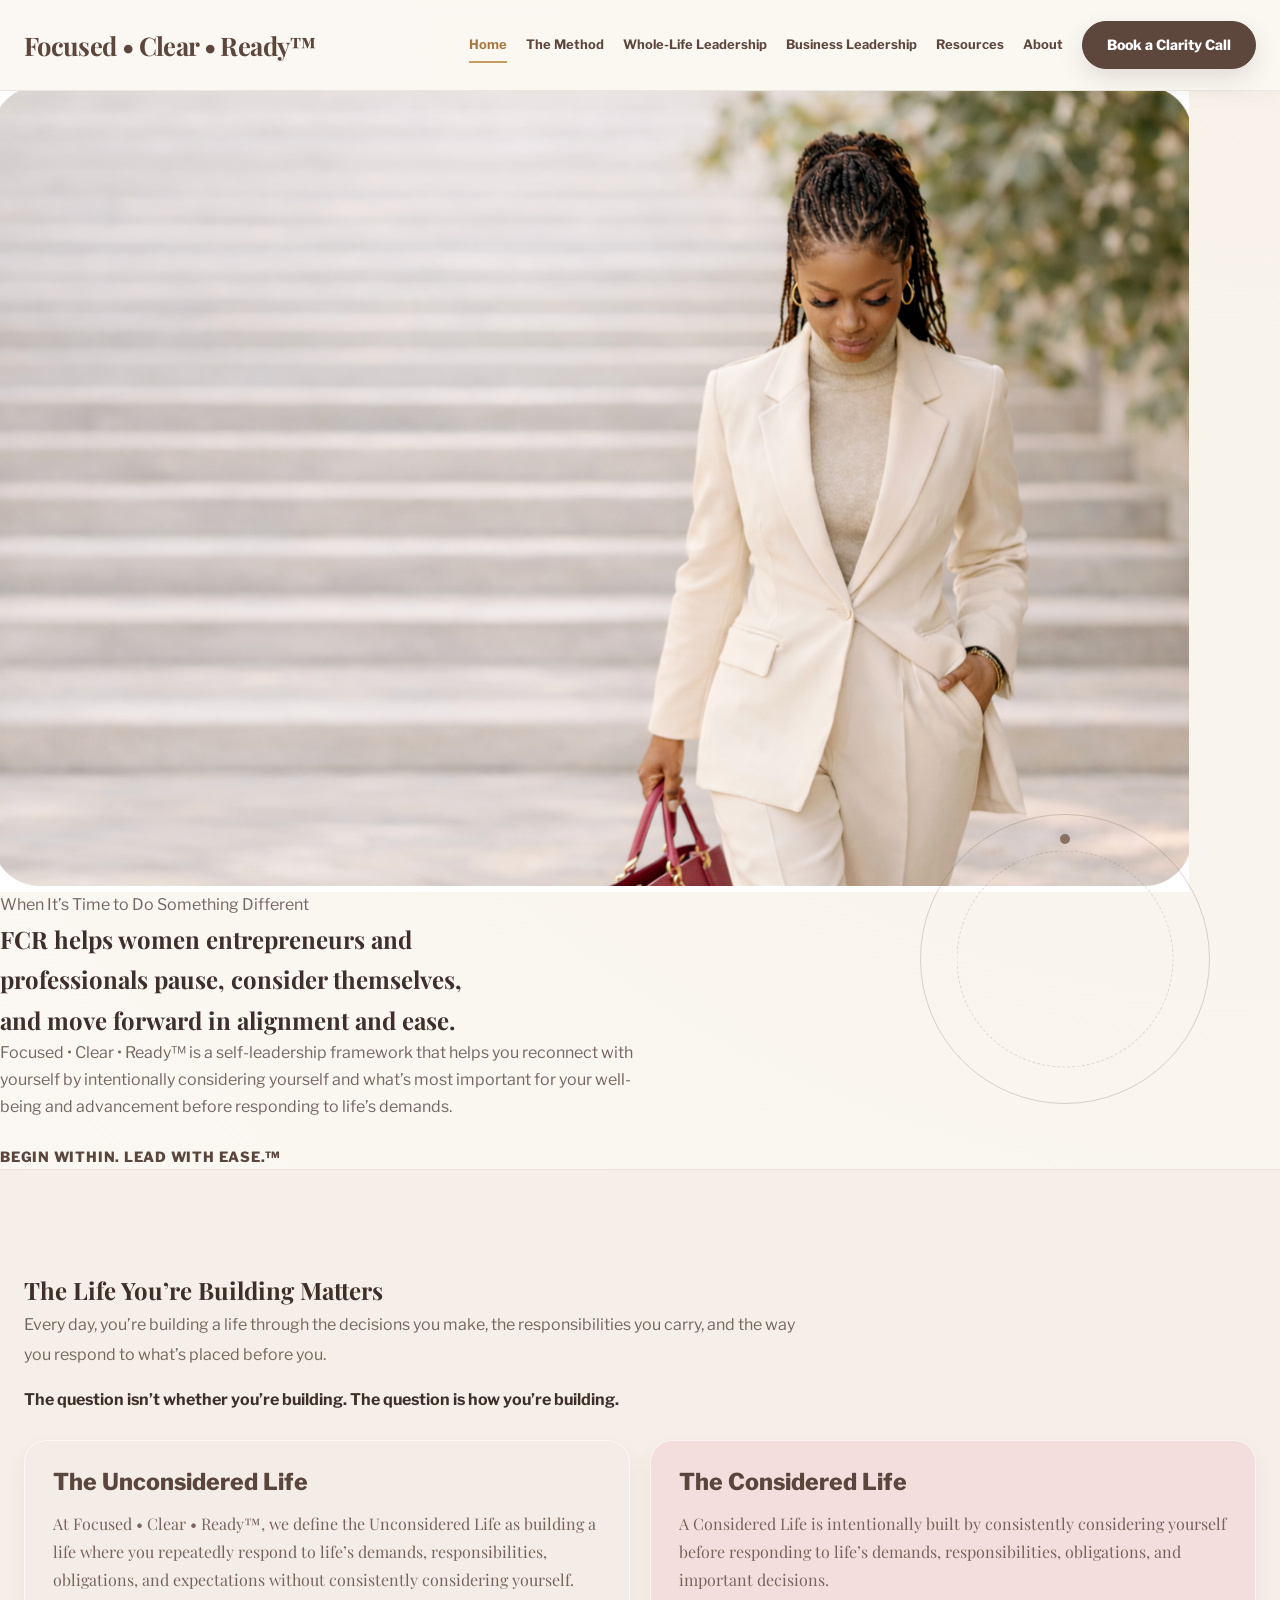
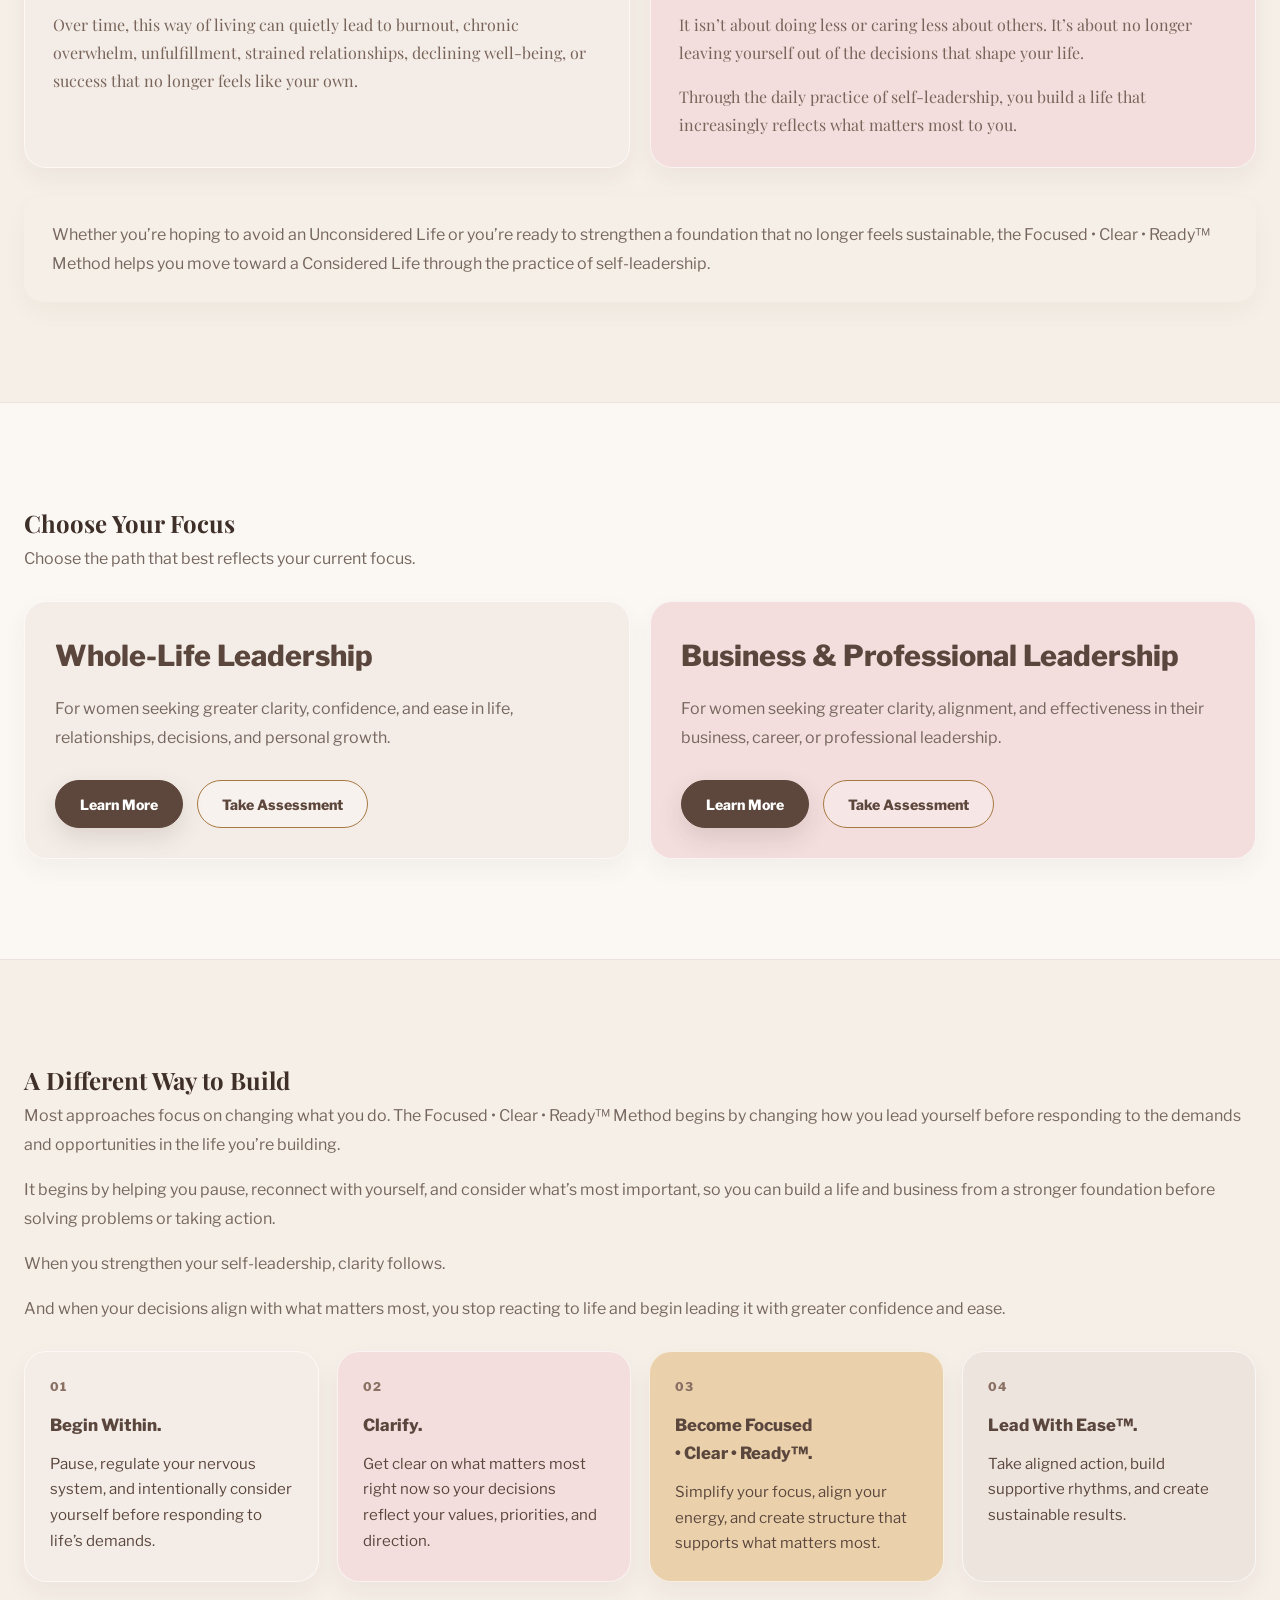
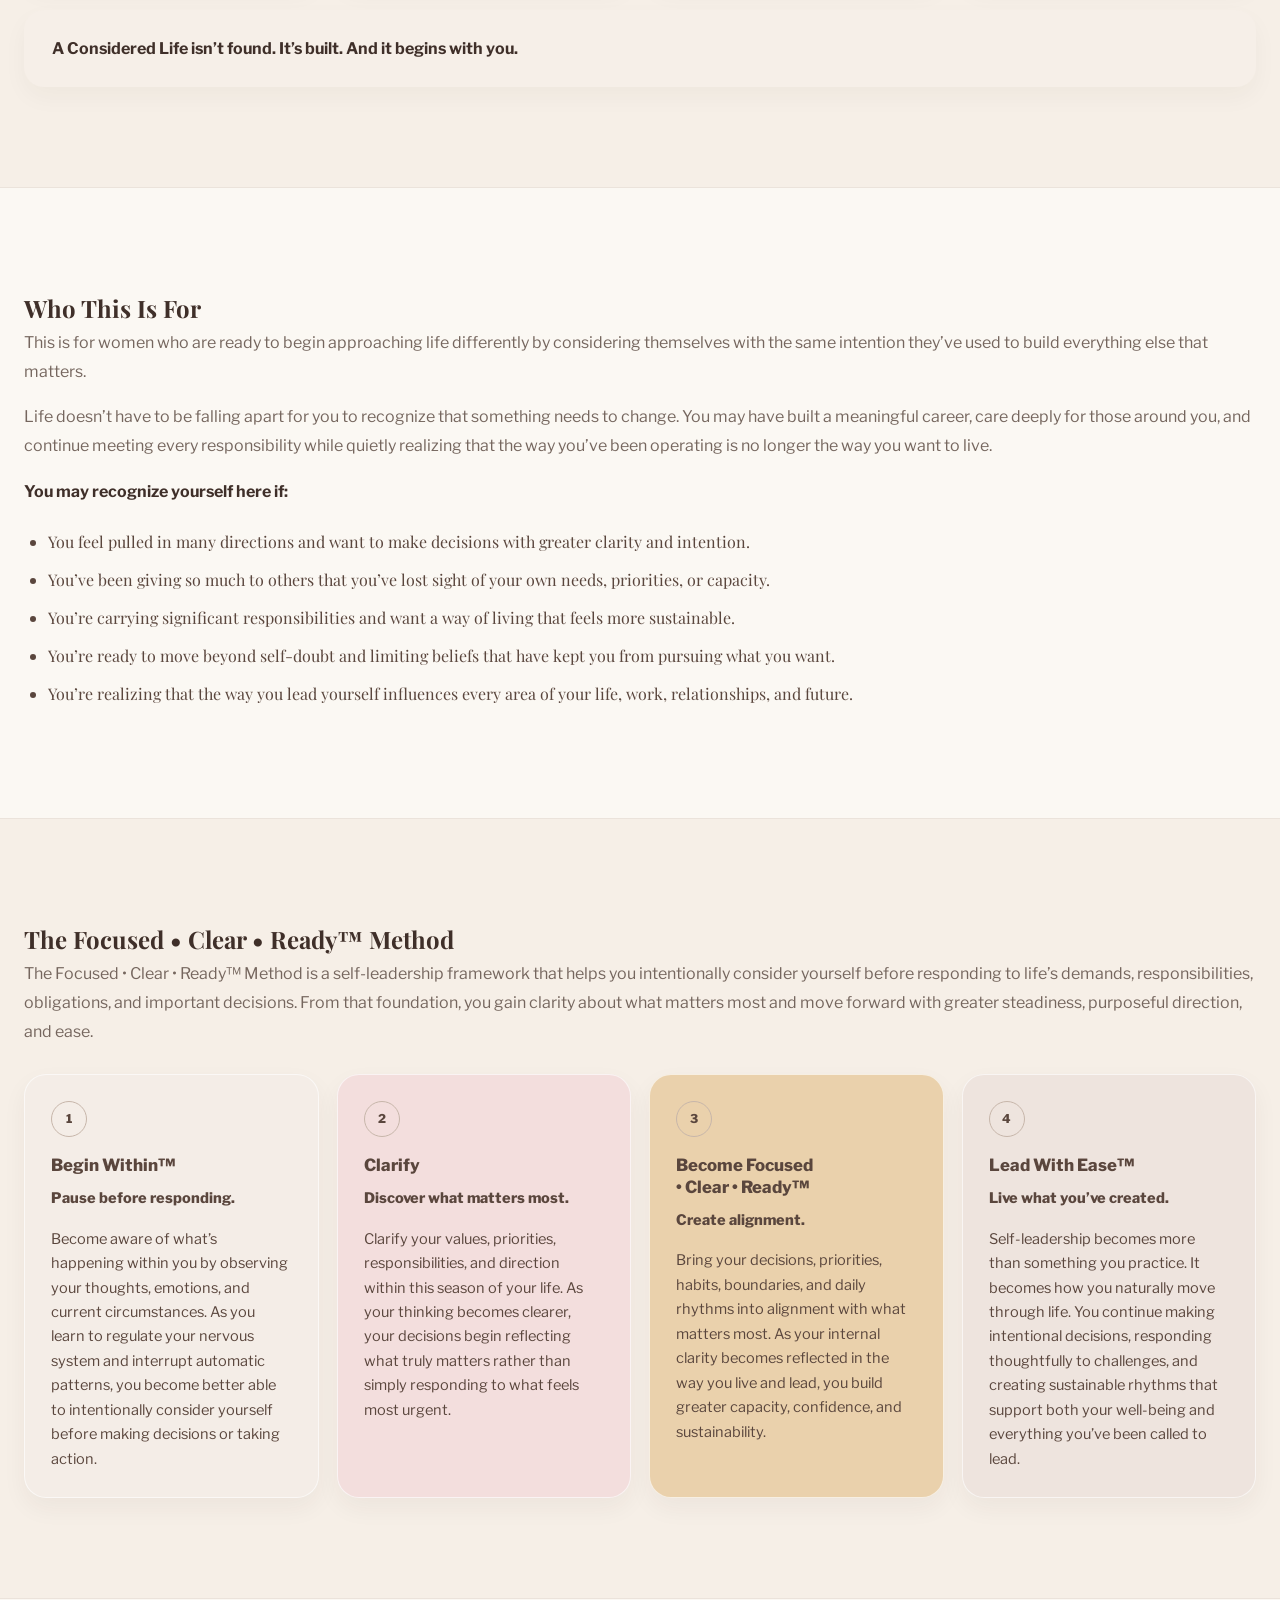
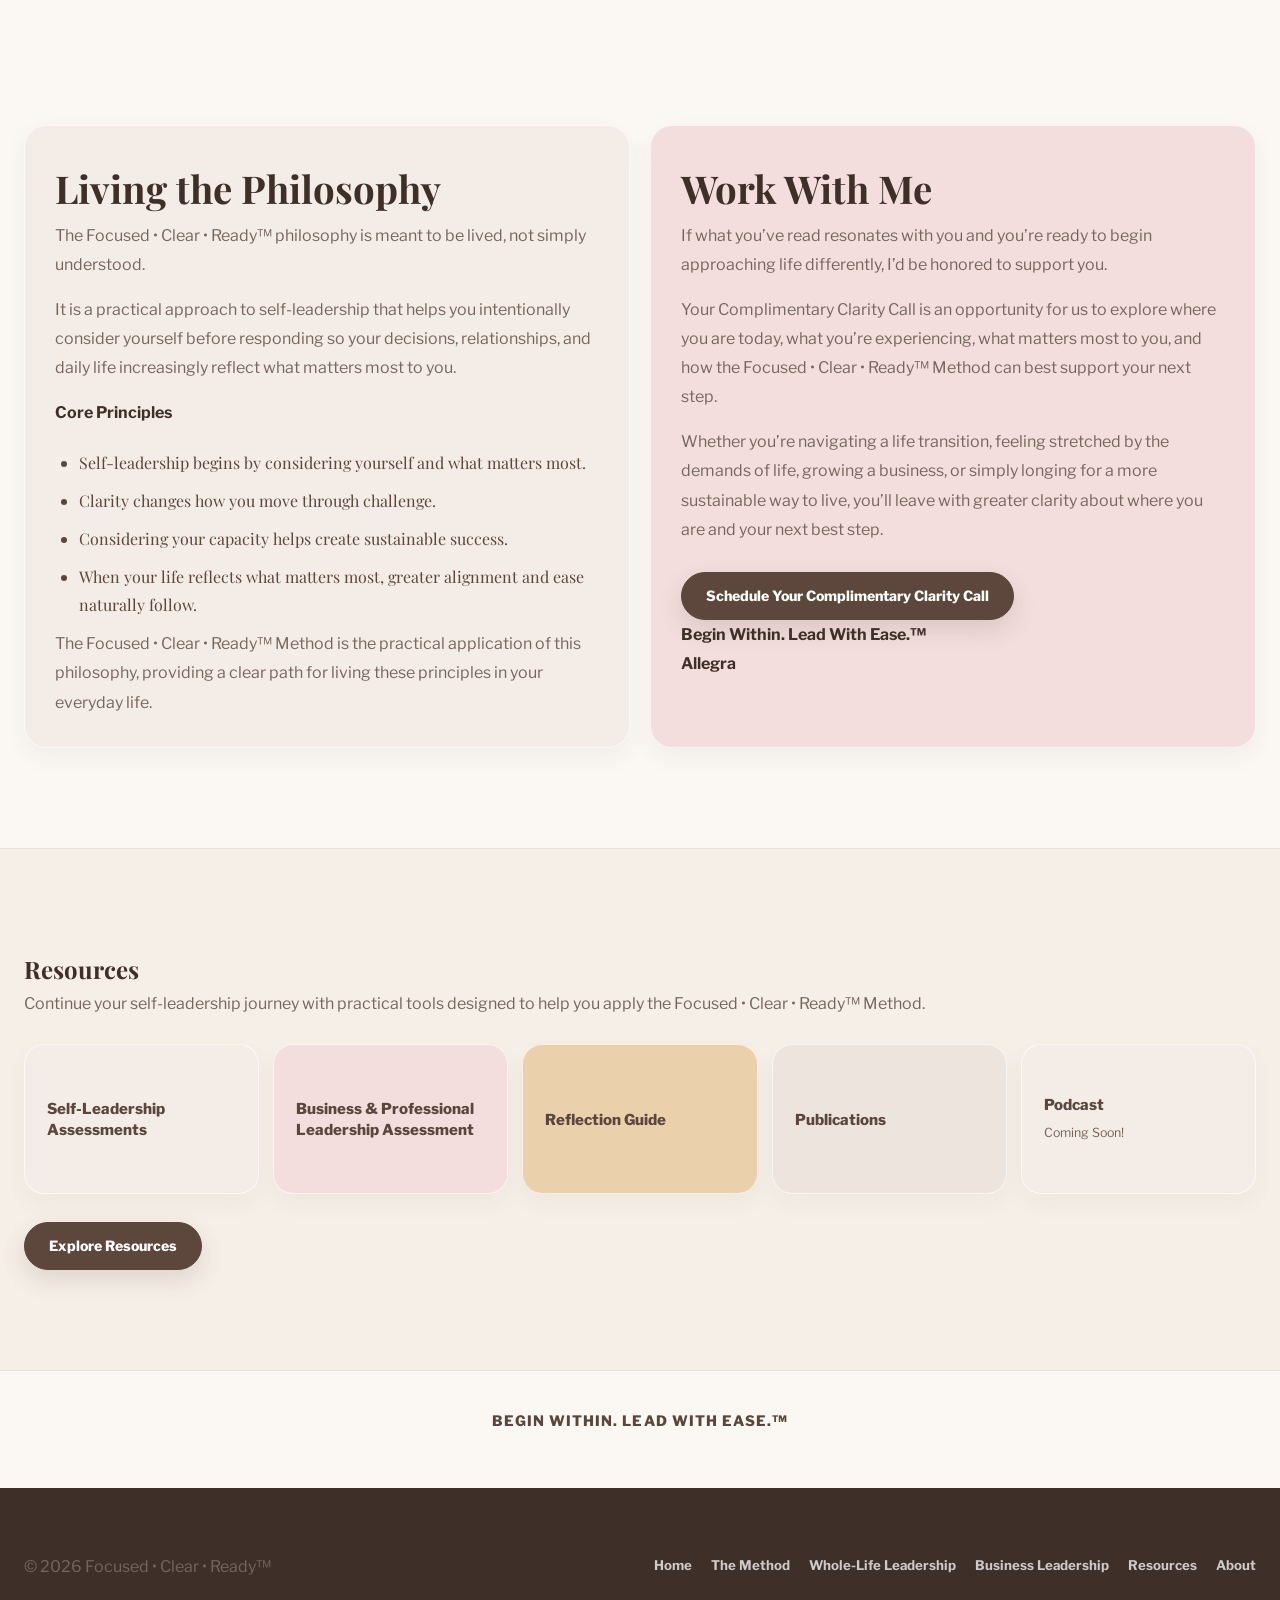
<file: index.html>
<!DOCTYPE html>
<html lang="en">

<head>
  <meta charset="UTF-8">

  <meta
    name="viewport"
    content="width=device-width, initial-scale=1.0"
  >

  <meta
    name="description"
    content="Focused • Clear • Ready™ is a self-leadership framework that helps women intentionally consider themselves, gain clarity, and move forward with greater intention and ease."
  >

  <title>
    Focused • Clear • Ready™ | Begin Within. Lead With Ease.
  </title>

  <link rel="preconnect" href="https://fonts.googleapis.com">

  <link
    rel="preconnect"
    href="https://fonts.gstatic.com"
    crossorigin
  >

  <link
    href="https://fonts.googleapis.com/css2?family=Libre+Franklin:wght@400;500;600;700;800&family=Playfair+Display:wght@400;500;600;700&display=swap"
    rel="stylesheet"
  >

  <link
    rel="stylesheet"
    href="css/styles.css"
  >

  <style>

    /* =====================================================
       HOMEPAGE V1 RESTORATION
       Current content + original layout + subtle motion
    ===================================================== */

    .hero-bg {
      position: relative;
      isolation: isolate;
    }

    .hero-bg-image img {
      animation:
        hero-v1-breathe
        18s
        ease-in-out
        infinite
        alternate;
    }

    @keyframes hero-v1-breathe {
      from {
        transform: scale(1);
      }

      to {
        transform: scale(1.035);
      }
    }

    .hero-v1-orbit {
      width: 290px;
      height: 290px;

      position: absolute;
      z-index: 2;

      right: 70px;
      bottom: 65px;

      border:
        1px solid
        rgba(90, 70, 61, 0.22);

      border-radius: 50%;

      pointer-events: none;

      animation:
        hero-v1-spin
        52s
        linear
        infinite;
    }

    .hero-v1-orbit::before {
      width: 215px;
      height: 215px;

      position: absolute;

      top: 50%;
      left: 50%;

      border:
        1px dashed
        rgba(90, 70, 61, 0.18);

      border-radius: 50%;

      content: "";

      transform:
        translate(
          -50%,
          -50%
        );
    }

    .hero-v1-orbit::after {
      width: 10px;
      height: 10px;

      position: absolute;

      top: 19px;
      left: 50%;

      border-radius: 50%;

      background:
        #8a7063;

      box-shadow:
        0 0 14px
        rgba(90, 70, 61, 0.2);

      content: "";

      transform:
        translateX(-50%);
    }

    @keyframes hero-v1-spin {
      to {
        transform: rotate(360deg);
      }
    }

    .hero-brand-line {
      margin-top: 25px;

      color: #5a463d;

      font-family:
        "Libre Franklin",
        Arial,
        sans-serif;

      font-size: 0.88rem;

      font-weight: 800;

      letter-spacing: 0.055em;
    }

    .hero-content {
      max-width: 650px;
    }

    .hero-content h1 {
      max-width: 630px;
    }

    .home-intro {
      max-width: 800px;
    }

    .home-two-column {
      display: grid;

      grid-template-columns:
        repeat(
          2,
          minmax(0, 1fr)
        );

      gap: 20px;

      margin-top: 26px;
    }

    .home-card {
      min-height: 100%;

      border:
        1px solid
        rgba(255, 255, 255, 0.65);

      border-radius: 22px;

      padding: 28px;

      background:
        #f4ede7;

      box-shadow:
        0 10px 24px
        rgba(63, 45, 36, 0.05);

      transition:
        transform 0.25s ease,
        box-shadow 0.25s ease;
    }

    .home-card:nth-child(even) {
      background:
        #f3dedd;
    }

    .home-card:hover {
      transform:
        translateY(-6px);

      box-shadow:
        0 18px 40px
        rgba(63, 45, 36, 0.1);
    }

    .home-card h3 {
      margin-bottom: 14px;

      color: #5a463d;

      font-size:
        clamp(
          1.2rem,
          2vw,
          1.45rem
        );

      font-weight: 800;

      line-height: 1.18;
    }

    .home-card p {
      color: #78645a;

      font-family:
        "Playfair Display",
        Georgia,
        serif;

      line-height: 1.76;
    }

    .home-note {
      margin-top: 28px;

      border-radius: 20px;

      padding: 24px 28px;

      background:
        #f6efe8;

      box-shadow:
        0 10px 24px
        rgba(63, 45, 36, 0.04);
    }

    .home-note p {
      max-width: none !important;
    }

    .focus-grid-v1 {
      display: grid;

      grid-template-columns:
        repeat(
          2,
          minmax(0, 1fr)
        );

      gap: 20px;

      margin-top: 28px;
    }

    .focus-v1-card {
      border:
        1px solid
        rgba(255, 255, 255, 0.65);

      border-radius: 22px;

      padding: 30px;

      background:
        #f4ede7;

      box-shadow:
        0 10px 24px
        rgba(63, 45, 36, 0.05);
    }

    .focus-v1-card:nth-child(2) {
      background:
        #f3dedd;
    }

    .focus-v1-card h3 {
      margin-bottom: 14px;

      color: #5a463d;

      font-size:
        clamp(
          1.35rem,
          2.3vw,
          1.8rem
        );

      font-weight: 800;
    }

    .framework-v1 {
      display: grid;

      grid-template-columns:
        repeat(
          4,
          minmax(0, 1fr)
        );

      gap: 18px;

      margin-top: 28px;
    }

    .framework-v1-card {
      border:
        1px solid
        rgba(255, 255, 255, 0.65);

      border-radius: 22px;

      padding: 25px;

      box-shadow:
        0 10px 24px
        rgba(63, 45, 36, 0.05);
    }

    .framework-v1-card:nth-child(1) {
      background: #f4ede7;
    }

    .framework-v1-card:nth-child(2) {
      background: #f3dedd;
    }

    .framework-v1-card:nth-child(3) {
      background: #ead1ac;
    }

    .framework-v1-card:nth-child(4) {
      background: #eee4de;
    }

    .framework-v1-card span {
      display: block;

      margin-bottom: 13px;

      color: #8a7063;

      font-size: 0.75rem;

      font-weight: 800;

      letter-spacing: 0.11em;
    }

    .framework-v1-card h3 {
      margin-bottom: 12px;

      color: #5a463d;

      font-size: 1.05rem;

      font-weight: 800;
    }

    .framework-v1-card p {
      color: #5a463d;

      font-size: 0.94rem !important;

      line-height: 1.7 !important;
    }

    .method-grid-v1 {
      display: grid;

      grid-template-columns:
        repeat(
          4,
          minmax(0, 1fr)
        );

      gap: 18px;

      margin-top: 28px;
    }

    .method-card-v1 {
      min-height: 270px;

      border:
        1px solid
        rgba(255, 255, 255, 0.65);

      border-radius: 22px;

      padding: 26px;

      box-shadow:
        0 10px 24px
        rgba(63, 45, 36, 0.05);

      transition:
        transform 0.25s ease,
        box-shadow 0.25s ease;
    }

    .method-card-v1:nth-child(1) {
      background: #f4ede7;
    }

    .method-card-v1:nth-child(2) {
      background: #f3dedd;
    }

    .method-card-v1:nth-child(3) {
      background: #ead1ac;
    }

    .method-card-v1:nth-child(4) {
      background: #eee4de;
    }

    .method-card-v1:hover {
      transform:
        translateY(-7px);

      box-shadow:
        0 18px 40px
        rgba(63, 45, 36, 0.1);
    }

    .method-card-v1 .method-number-v1 {
      display: inline-grid;

      width: 36px;
      height: 36px;

      margin-bottom: 18px;

      place-items: center;

      border:
        1px solid
        #c7b6aa;

      border-radius: 50%;

      color: #5a463d;

      font-size: 0.76rem;

      font-weight: 800;
    }

    .method-card-v1 h3 {
      margin-bottom: 9px;

      color: #5a463d;

      font-size: 1.05rem;

      font-weight: 800;

      line-height: 1.3;
    }

    .method-card-v1 .method-tagline-v1 {
      margin-bottom: 12px;

      color: #5a463d;

      font-family:
        "Libre Franklin",
        Arial,
        sans-serif;

      font-size: 0.8rem;

      font-weight: 800;
    }

    .method-card-v1 p {
      color: #5a463d;

      font-size: 0.91rem !important;

      line-height: 1.68 !important;
    }

    .home-list {
      margin:
        22px
        0
        0;

      padding-left: 24px;
    }

    .home-list li {
      margin-bottom: 10px;

      color: #5a463d;

      font-family:
        "Playfair Display",
        Georgia,
        serif;

      line-height: 1.75;
    }

    .home-split {
      display: grid;

      grid-template-columns:
        repeat(
          2,
          minmax(0, 1fr)
        );

      gap: 20px;

      margin-top: 26px;
    }

    .home-split-card {
      border:
        1px solid
        rgba(255, 255, 255, 0.65);

      border-radius: 22px;

      padding: 30px;

      background: #f4ede7;

      box-shadow:
        0 10px 24px
        rgba(63, 45, 36, 0.05);
    }

    .home-split-card:nth-child(2) {
      background: #f3dedd;
    }

    .home-split-card h2 {
      font-size:
        clamp(
          1.8rem,
          3vw,
          2.6rem
        ) !important;
    }

    .resource-grid-v1 {
      display: grid;

      grid-template-columns:
        repeat(
          5,
          minmax(0, 1fr)
        );

      gap: 14px;

      margin-top: 26px;
    }

    .resource-v1-card {
      min-height: 150px;

      display: flex;

      align-items: center;

      border:
        1px solid
        rgba(255, 255, 255, 0.65);

      border-radius: 20px;

      padding: 22px;

      background: #f4ede7;

      box-shadow:
        0 10px 24px
        rgba(63, 45, 36, 0.04);
    }

    .resource-v1-card:nth-child(2) {
      background: #f3dedd;
    }

    .resource-v1-card:nth-child(3) {
      background: #ead1ac;
    }

    .resource-v1-card:nth-child(4) {
      background: #eee4de;
    }

    .resource-v1-card:nth-child(5) {
      background: #f4ede7;
    }

    .resource-v1-card h3 {
      color: #5a463d;

      font-size: 0.94rem;

      font-weight: 800;

      line-height: 1.4;
    }

    .resource-v1-card p {
      margin-top: 7px;

      color: #78645a;

      font-size: 0.78rem !important;

      font-family:
        "Libre Franklin",
        Arial,
        sans-serif !important;
    }

    .home-closing-v1 {
      padding:
        38px
        20px
        55px;

      text-align: center;
    }

    .home-closing-v1 p {
      color: #5a463d;

      font-family:
        "Libre Franklin",
        Arial,
        sans-serif;

      font-size: 0.9rem;

      font-weight: 800;

      letter-spacing: 0.07em;
    }

    @media (max-width: 1000px) {

      .framework-v1,
      .method-grid-v1 {
        grid-template-columns:
          repeat(
            2,
            minmax(0, 1fr)
          );
      }

      .resource-grid-v1 {
        grid-template-columns:
          repeat(
            2,
            minmax(0, 1fr)
          );
      }

      .hero-v1-orbit {
        width: 220px;
        height: 220px;

        right: 35px;
        bottom: 40px;
      }

    }

    @media (max-width: 760px) {

      .hero-bg {
        min-height: 620px;
      }

      .hero-overlay {
        background:
          linear-gradient(
            180deg,
            rgba(239, 230, 222, 0.9) 0%,
            rgba(239, 230, 222, 0.78) 55%,
            rgba(239, 230, 222, 0.38) 100%
          );
      }

      .hero-content {
        padding:
          44px
          26px;

        max-width: 100%;
      }

      .hero-content h1 {
        font-size:
          clamp(
            2.65rem,
            12vw,
            3.8rem
          );
      }

      .hero-v1-orbit {
        width: 175px;
        height: 175px;

        right: -40px;
        bottom: 26px;

        opacity: 0.7;
      }

      .home-two-column,
      .focus-grid-v1,
      .framework-v1,
      .method-grid-v1,
      .home-split,
      .resource-grid-v1 {
        grid-template-columns: 1fr;
      }

      .home-card,
      .focus-v1-card,
      .home-split-card {
        padding: 24px;
      }

      .method-card-v1 {
        min-height: auto;
      }

    }

    @media (prefers-reduced-motion: reduce) {

      .hero-bg-image img,
      .hero-v1-orbit {
        animation: none !important;
      }

    }

  </style>
</head>


<body>


<!-- =====================================================
     HEADER
===================================================== -->

<header class="site-header">

  <div class="nav-container">

    <a
      class="logo"
      href="index.html"
      aria-label="Focused Clear Ready home"
    >
      Focused • Clear • Ready™
    </a>


    <nav
      class="nav"
      aria-label="Primary navigation"
    >

      <a
        href="index.html"
        aria-current="page"
      >
        Home
      </a>

      <a href="method.html">
        The Method
      </a>

      <a href="whole-life.html">
        Whole-Life Leadership
      </a>

      <a href="business-leadership.html">
        Business Leadership
      </a>

      <a href="resources.html">
        Resources
      </a>

      <a href="about.html">
        About
      </a>

      <a
        class="cta-button"
        href="https://calendly.com/fcrlife-info/30min"
        target="_blank"
        rel="noopener"
      >
        Book a Clarity Call
      </a>

    </nav>

  </div>

</header>



<main>


<!-- =====================================================
     HERO
===================================================== -->

<section
  class="hero-bg"
  id="home"
>

  <div class="hero-bg-image">

    <img
      src="images/homepage-2.png"
      alt=""
    >

  </div>


  <div class="hero-overlay"></div>


  <div
    class="hero-v1-orbit"
    aria-hidden="true"
  ></div>


  <div class="hero-content">

    <p class="hero-subheadline">
      When It’s Time to Do Something Different
    </p>


    <h1>
      FCR helps women entrepreneurs and professionals pause,
      consider themselves, and move forward in alignment and ease.
    </h1>


    <p class="hero-subheadline">
      Focused • Clear • Ready™ is a self-leadership framework
      that helps you reconnect with yourself by intentionally
      considering yourself and what’s most important for your
      well-being and advancement before responding to life’s demands.
    </p>


    <p class="hero-brand-line">
      BEGIN WITHIN. LEAD WITH EASE.™
    </p>

  </div>

</section>



<!-- =====================================================
     THE LIFE YOU'RE BUILDING MATTERS
===================================================== -->

<section class="section light">

  <div class="container">


    <h2>
      The Life You’re Building Matters
    </h2>


    <div class="home-intro">

      <p>
        Every day, you’re building a life through the decisions
        you make, the responsibilities you carry, and the way
        you respond to what’s placed before you.
      </p>


      <p>
        <strong>
          The question isn’t whether you’re building.
          The question is how you’re building.
        </strong>
      </p>

    </div>


    <div class="home-two-column">


      <article class="home-card">

        <h3>
          The Unconsidered Life
        </h3>

        <p>
          At Focused • Clear • Ready™, we define the Unconsidered
          Life as building a life where you repeatedly respond to
          life’s demands, responsibilities, obligations, and
          expectations without consistently considering yourself.
        </p>

        <p>
          Over time, this way of living can quietly lead to burnout,
          chronic overwhelm, unfulfillment, strained relationships,
          declining well-being, or success that no longer feels
          like your own.
        </p>

      </article>


      <article class="home-card">

        <h3>
          The Considered Life
        </h3>

        <p>
          A Considered Life is intentionally built by consistently
          considering yourself before responding to life’s demands,
          responsibilities, obligations, and important decisions.
        </p>

        <p>
          It isn’t about doing less or caring less about others.
          It’s about no longer leaving yourself out of the decisions
          that shape your life.
        </p>

        <p>
          Through the daily practice of self-leadership, you build
          a life that increasingly reflects what matters most to you.
        </p>

      </article>

    </div>


    <div class="home-note">

      <p>
        Whether you’re hoping to avoid an Unconsidered Life or
        you’re ready to strengthen a foundation that no longer
        feels sustainable, the Focused • Clear • Ready™ Method
        helps you move toward a Considered Life through the
        practice of self-leadership.
      </p>

    </div>

  </div>

</section>



<!-- =====================================================
     CHOOSE YOUR FOCUS
===================================================== -->

<section class="section">

  <div class="container">


    <h2>
      Choose Your Focus
    </h2>


    <p>
      Choose the path that best reflects your current focus.
    </p>


    <div class="focus-grid-v1">


      <article class="focus-v1-card">

        <h3>
          Whole-Life Leadership
        </h3>

        <p>
          For women seeking greater clarity, confidence, and ease
          in life, relationships, decisions, and personal growth.
        </p>

        <div class="button-row">

          <a
            class="primary-button"
            href="whole-life.html"
          >
            Learn More
          </a>

          <a
            class="secondary-button"
            href="resources.html#assessments"
          >
            Take Assessment
          </a>

        </div>

      </article>


      <article class="focus-v1-card">

        <h3>
          Business &amp; Professional Leadership
        </h3>

        <p>
          For women seeking greater clarity, alignment, and
          effectiveness in their business, career, or
          professional leadership.
        </p>

        <div class="button-row">

          <a
            class="primary-button"
            href="business-leadership.html"
          >
            Learn More
          </a>

          <a
            class="secondary-button"
            href="resources.html#assessments"
          >
            Take Assessment
          </a>

        </div>

      </article>

    </div>

  </div>

</section>



<!-- =====================================================
     A DIFFERENT WAY TO BUILD
===================================================== -->

<section class="section light">

  <div class="container">


    <h2>
      A Different Way to Build
    </h2>


    <p>
      Most approaches focus on changing what you do.
      The Focused • Clear • Ready™ Method begins by changing
      how you lead yourself before responding to the demands
      and opportunities in the life you’re building.
    </p>


    <p>
      It begins by helping you pause, reconnect with yourself,
      and consider what’s most important, so you can build a
      life and business from a stronger foundation before solving
      problems or taking action.
    </p>


    <p>
      When you strengthen your self-leadership, clarity follows.
    </p>


    <p>
      And when your decisions align with what matters most,
      you stop reacting to life and begin leading it with
      greater confidence and ease.
    </p>


    <div class="framework-v1">


      <article class="framework-v1-card">

        <span>
          01
        </span>

        <h3>
          Begin Within.
        </h3>

        <p>
          Pause, regulate your nervous system, and intentionally
          consider yourself before responding to life’s demands.
        </p>

      </article>


      <article class="framework-v1-card">

        <span>
          02
        </span>

        <h3>
          Clarify.
        </h3>

        <p>
          Get clear on what matters most right now so your
          decisions reflect your values, priorities, and direction.
        </p>

      </article>


      <article class="framework-v1-card">

        <span>
          03
        </span>

        <h3>
          Become Focused • Clear • Ready™.
        </h3>

        <p>
          Simplify your focus, align your energy, and create
          structure that supports what matters most.
        </p>

      </article>


      <article class="framework-v1-card">

        <span>
          04
        </span>

        <h3>
          Lead With Ease™.
        </h3>

        <p>
          Take aligned action, build supportive rhythms, and
          create sustainable results.
        </p>

      </article>

    </div>


    <div class="home-note">

      <p>
        <strong>
          A Considered Life isn’t found. It’s built.
          And it begins with you.
        </strong>
      </p>

    </div>

  </div>

</section>



<!-- =====================================================
     WHO THIS IS FOR
===================================================== -->

<section class="section">

  <div class="container">


    <h2>
      Who This Is For
    </h2>


    <p>
      This is for women who are ready to begin approaching
      life differently by considering themselves with the
      same intention they’ve used to build everything else
      that matters.
    </p>


    <p>
      Life doesn’t have to be falling apart for you to recognize
      that something needs to change. You may have built a
      meaningful career, care deeply for those around you, and
      continue meeting every responsibility while quietly realizing
      that the way you’ve been operating is no longer the way
      you want to live.
    </p>


    <p>
      <strong>
        You may recognize yourself here if:
      </strong>
    </p>


    <ul class="home-list">

      <li>
        You feel pulled in many directions and want to make
        decisions with greater clarity and intention.
      </li>

      <li>
        You’ve been giving so much to others that you’ve lost
        sight of your own needs, priorities, or capacity.
      </li>

      <li>
        You’re carrying significant responsibilities and want
        a way of living that feels more sustainable.
      </li>

      <li>
        You’re ready to move beyond self-doubt and limiting
        beliefs that have kept you from pursuing what you want.
      </li>

      <li>
        You’re realizing that the way you lead yourself
        influences every area of your life, work, relationships,
        and future.
      </li>

    </ul>

  </div>

</section>



<!-- =====================================================
     THE FCR METHOD
===================================================== -->

<section class="section light">

  <div class="container">


    <h2>
      The Focused • Clear • Ready™ Method
    </h2>


    <p>
      The Focused • Clear • Ready™ Method is a self-leadership
      framework that helps you intentionally consider yourself
      before responding to life’s demands, responsibilities,
      obligations, and important decisions. From that foundation,
      you gain clarity about what matters most and move forward
      with greater steadiness, purposeful direction, and ease.
    </p>


    <div class="method-grid-v1">


      <article class="method-card-v1">

        <span class="method-number-v1">
          1
        </span>

        <h3>
          Begin Within™
        </h3>

        <p class="method-tagline-v1">
          Pause before responding.
        </p>

        <p>
          Become aware of what’s happening within you by observing
          your thoughts, emotions, and current circumstances.
          As you learn to regulate your nervous system and interrupt
          automatic patterns, you become better able to intentionally
          consider yourself before making decisions or taking action.
        </p>

      </article>


      <article class="method-card-v1">

        <span class="method-number-v1">
          2
        </span>

        <h3>
          Clarify
        </h3>

        <p class="method-tagline-v1">
          Discover what matters most.
        </p>

        <p>
          Clarify your values, priorities, responsibilities, and
          direction within this season of your life. As your thinking
          becomes clearer, your decisions begin reflecting what truly
          matters rather than simply responding to what feels most urgent.
        </p>

      </article>


      <article class="method-card-v1">

        <span class="method-number-v1">
          3
        </span>

        <h3>
          Become Focused • Clear • Ready™
        </h3>

        <p class="method-tagline-v1">
          Create alignment.
        </p>

        <p>
          Bring your decisions, priorities, habits, boundaries,
          and daily rhythms into alignment with what matters most.
          As your internal clarity becomes reflected in the way
          you live and lead, you build greater capacity,
          confidence, and sustainability.
        </p>

      </article>


      <article class="method-card-v1">

        <span class="method-number-v1">
          4
        </span>

        <h3>
          Lead With Ease™
        </h3>

        <p class="method-tagline-v1">
          Live what you’ve created.
        </p>

        <p>
          Self-leadership becomes more than something you practice.
          It becomes how you naturally move through life.
          You continue making intentional decisions, responding
          thoughtfully to challenges, and creating sustainable rhythms
          that support both your well-being and everything you’ve
          been called to lead.
        </p>

      </article>

    </div>

  </div>

</section>



<!-- =====================================================
     PHILOSOPHY + WORK WITH ME
===================================================== -->

<section class="section">

  <div class="container">


    <div class="home-split">


      <article class="home-split-card">

        <h2>
          Living the Philosophy
        </h2>

        <p>
          The Focused • Clear • Ready™ philosophy is meant
          to be lived, not simply understood.
        </p>

        <p>
          It is a practical approach to self-leadership that helps
          you intentionally consider yourself before responding so
          your decisions, relationships, and daily life increasingly
          reflect what matters most to you.
        </p>

        <p>
          <strong>
            Core Principles
          </strong>
        </p>

        <ul class="home-list">

          <li>
            Self-leadership begins by considering yourself
            and what matters most.
          </li>

          <li>
            Clarity changes how you move through challenge.
          </li>

          <li>
            Considering your capacity helps create
            sustainable success.
          </li>

          <li>
            When your life reflects what matters most,
            greater alignment and ease naturally follow.
          </li>

        </ul>

        <p>
          The Focused • Clear • Ready™ Method is the practical
          application of this philosophy, providing a clear path
          for living these principles in your everyday life.
        </p>

      </article>


      <article class="home-split-card">

        <h2>
          Work With Me
        </h2>

        <p>
          If what you’ve read resonates with you and you’re ready
          to begin approaching life differently, I’d be honored
          to support you.
        </p>

        <p>
          Your Complimentary Clarity Call is an opportunity for us
          to explore where you are today, what you’re experiencing,
          what matters most to you, and how the
          Focused • Clear • Ready™ Method can best support
          your next step.
        </p>

        <p>
          Whether you’re navigating a life transition, feeling
          stretched by the demands of life, growing a business,
          or simply longing for a more sustainable way to live,
          you’ll leave with greater clarity about where you are
          and your next best step.
        </p>

        <div class="button-row">

          <a
            class="primary-button"
            href="https://calendly.com/fcrlife-info/30min"
            target="_blank"
            rel="noopener"
          >
            Schedule Your Complimentary Clarity Call
          </a>

        </div>

        <p>
          <strong>
            Begin Within. Lead With Ease.™<br>
            Allegra
          </strong>
        </p>

      </article>

    </div>

  </div>

</section>



<!-- =====================================================
     RESOURCES
===================================================== -->

<section class="section light">

  <div class="container">


    <h2>
      Resources
    </h2>


    <p>
      Continue your self-leadership journey with practical
      tools designed to help you apply the
      Focused • Clear • Ready™ Method.
    </p>


    <div class="resource-grid-v1">


      <article class="resource-v1-card">

        <div>

          <h3>
            Self-Leadership Assessments
          </h3>

        </div>

      </article>


      <article class="resource-v1-card">

        <div>

          <h3>
            Business &amp; Professional Leadership Assessment
          </h3>

        </div>

      </article>


      <article class="resource-v1-card">

        <div>

          <h3>
            Reflection Guide
          </h3>

        </div>

      </article>


      <article class="resource-v1-card">

        <div>

          <h3>
            Publications
          </h3>

        </div>

      </article>


      <article class="resource-v1-card">

        <div>

          <h3>
            Podcast
          </h3>

          <p>
            Coming Soon!
          </p>

        </div>

      </article>

    </div>


    <div class="button-row">

      <a
        class="primary-button"
        href="resources.html"
      >
        Explore Resources
      </a>

    </div>

  </div>

</section>



<!-- =====================================================
     BRAND CLOSING
===================================================== -->

<section class="home-closing-v1">

  <p>
    BEGIN WITHIN. LEAD WITH EASE.™
  </p>

</section>


</main>



<!-- =====================================================
     FOOTER
===================================================== -->

<footer class="site-footer">

  <div class="footer-container">


    <div>

      <p>
        © 2026 Focused • Clear • Ready™
      </p>

    </div>


    <nav aria-label="Footer navigation">

      <a href="index.html">
        Home
      </a>

      <a href="method.html">
        The Method
      </a>

      <a href="whole-life.html">
        Whole-Life Leadership
      </a>

      <a href="business-leadership.html">
        Business Leadership
      </a>

      <a href="resources.html">
        Resources
      </a>

      <a href="about.html">
        About
      </a>

    </nav>

  </div>

</footer>


<script src="js/main.js"></script>


</body>

</html>
</file>
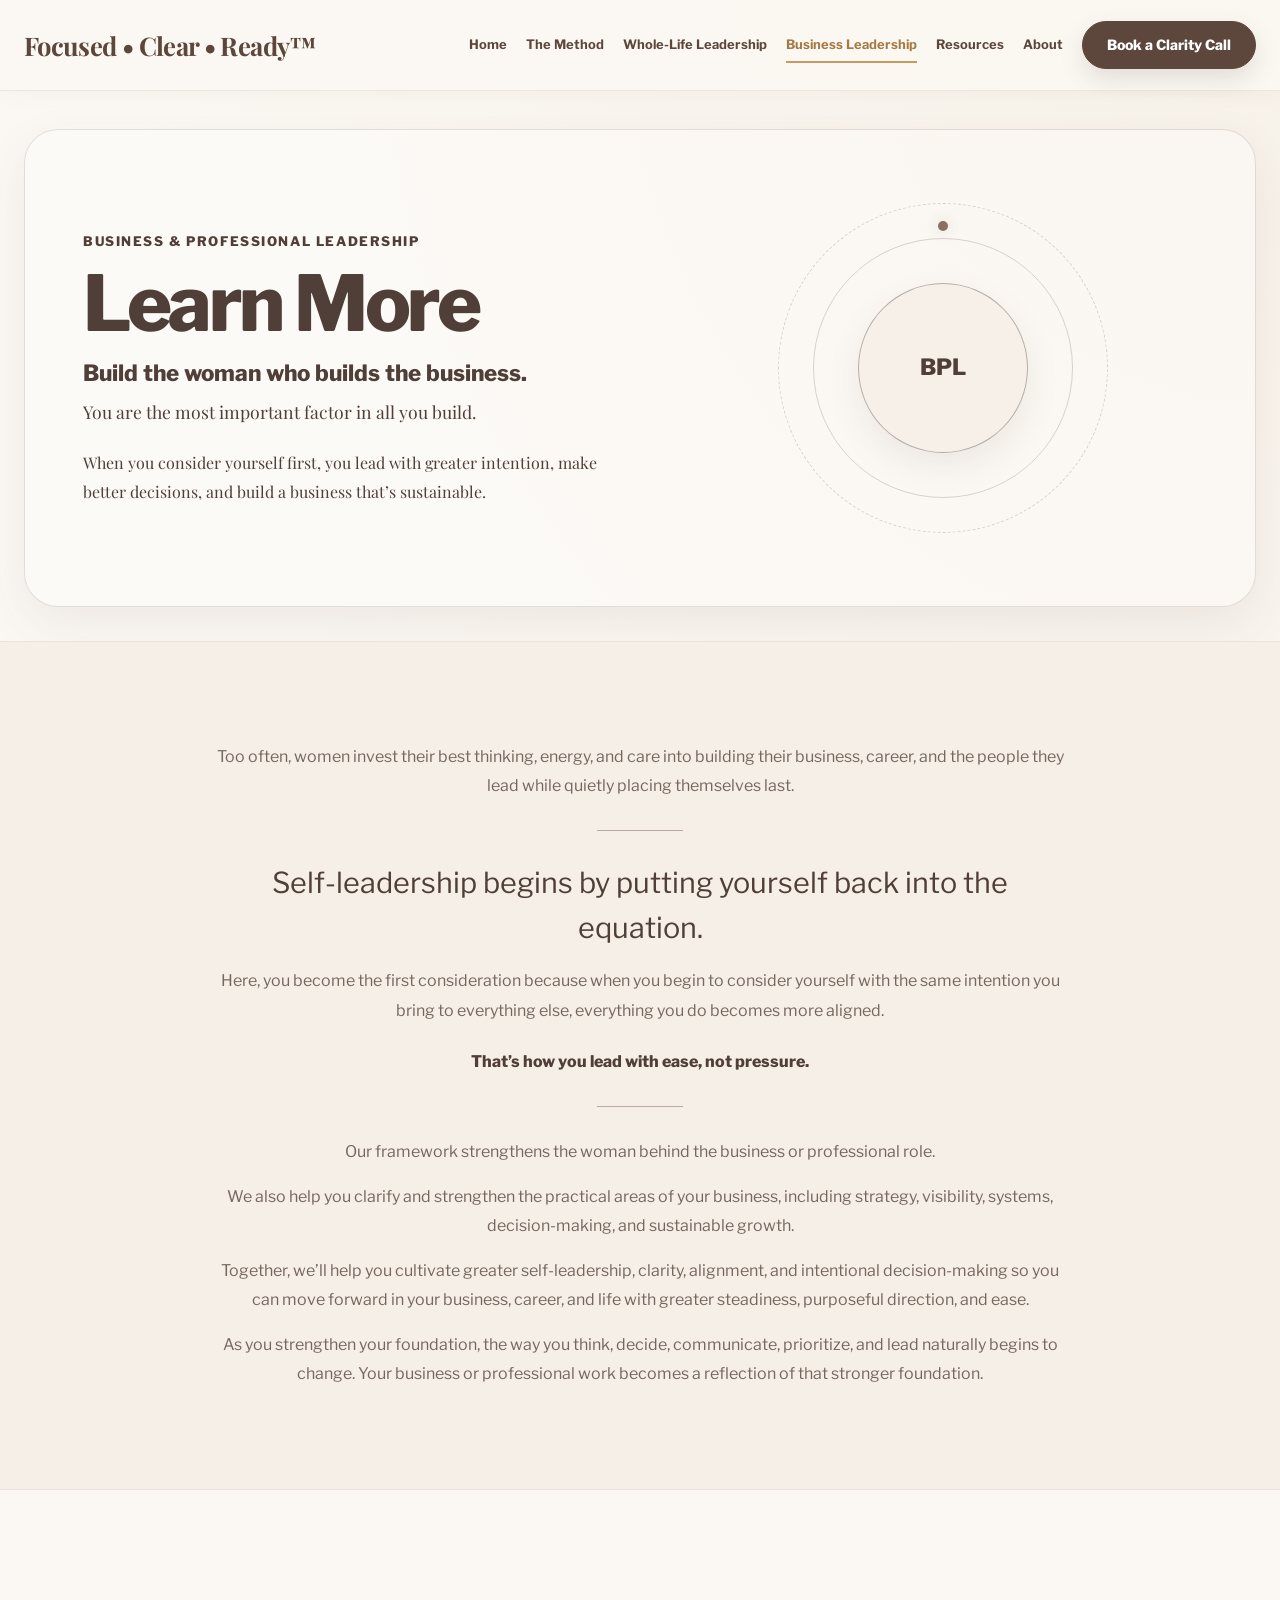
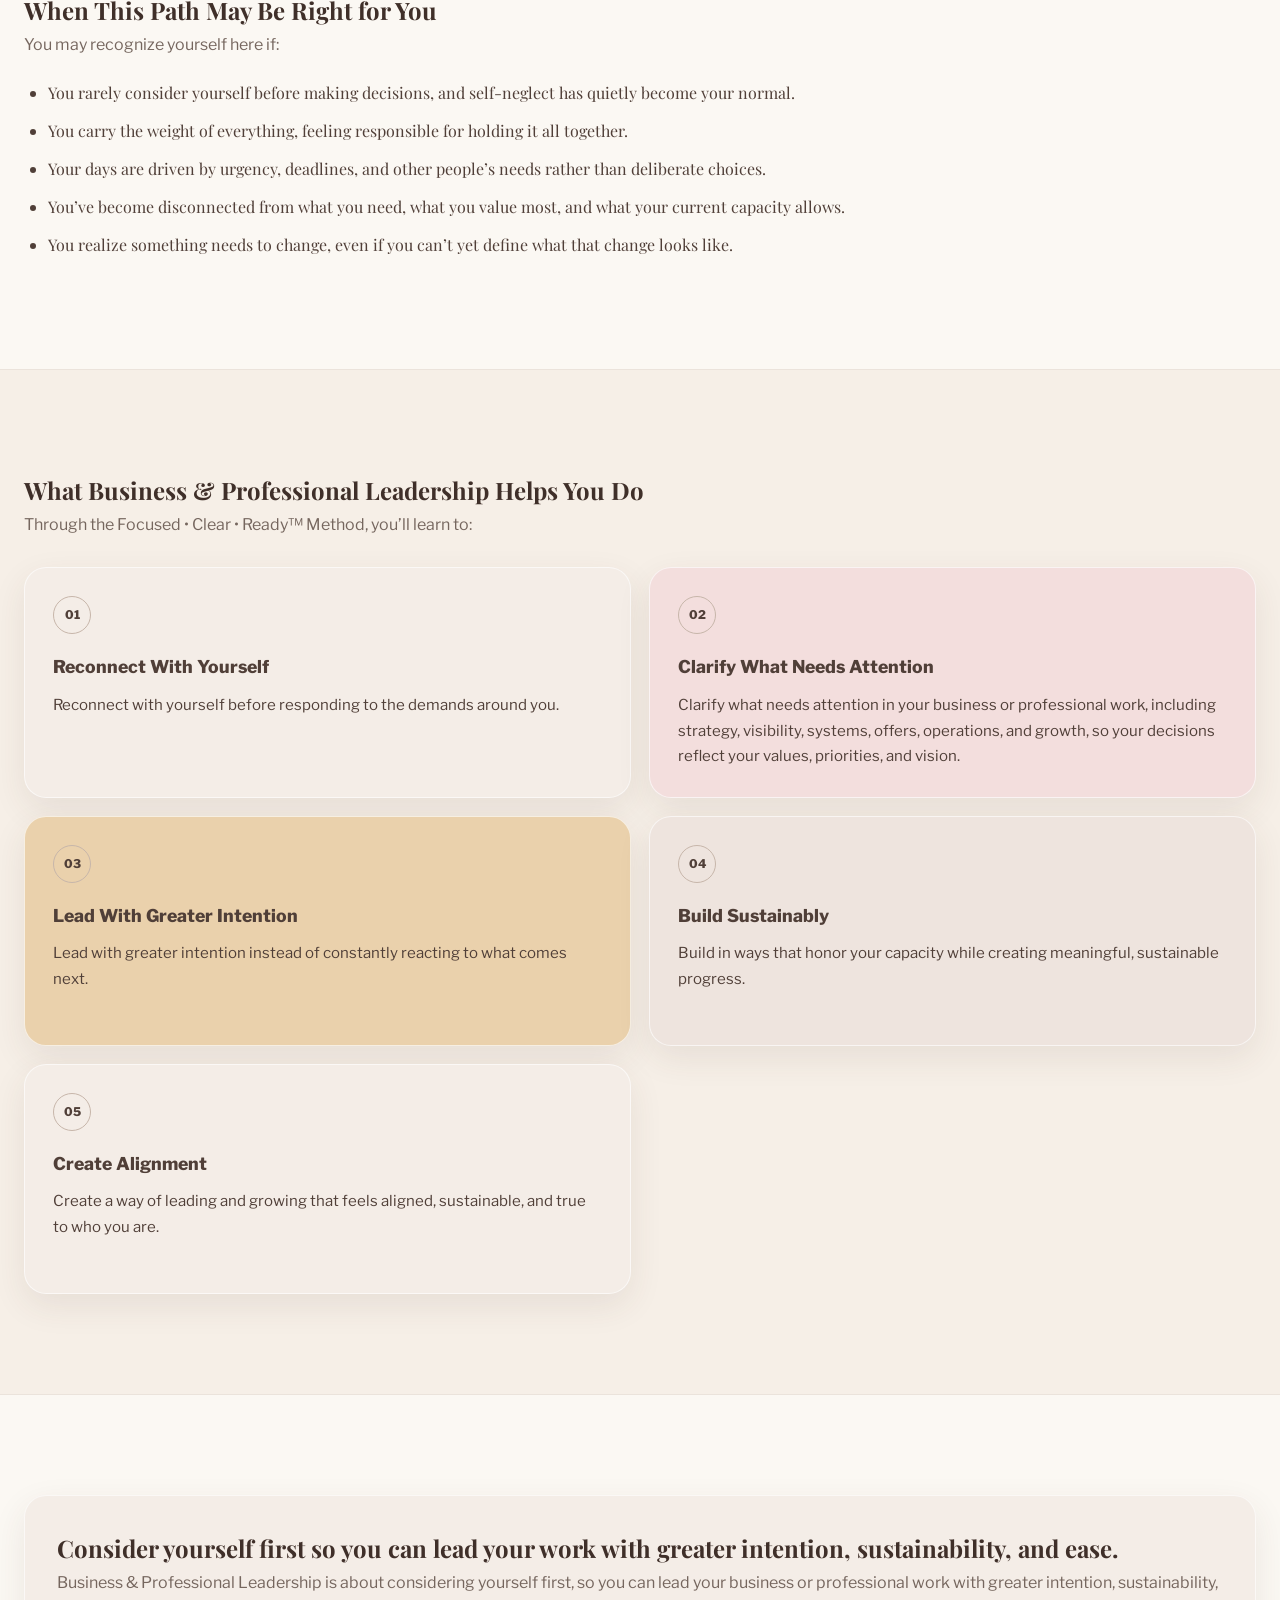
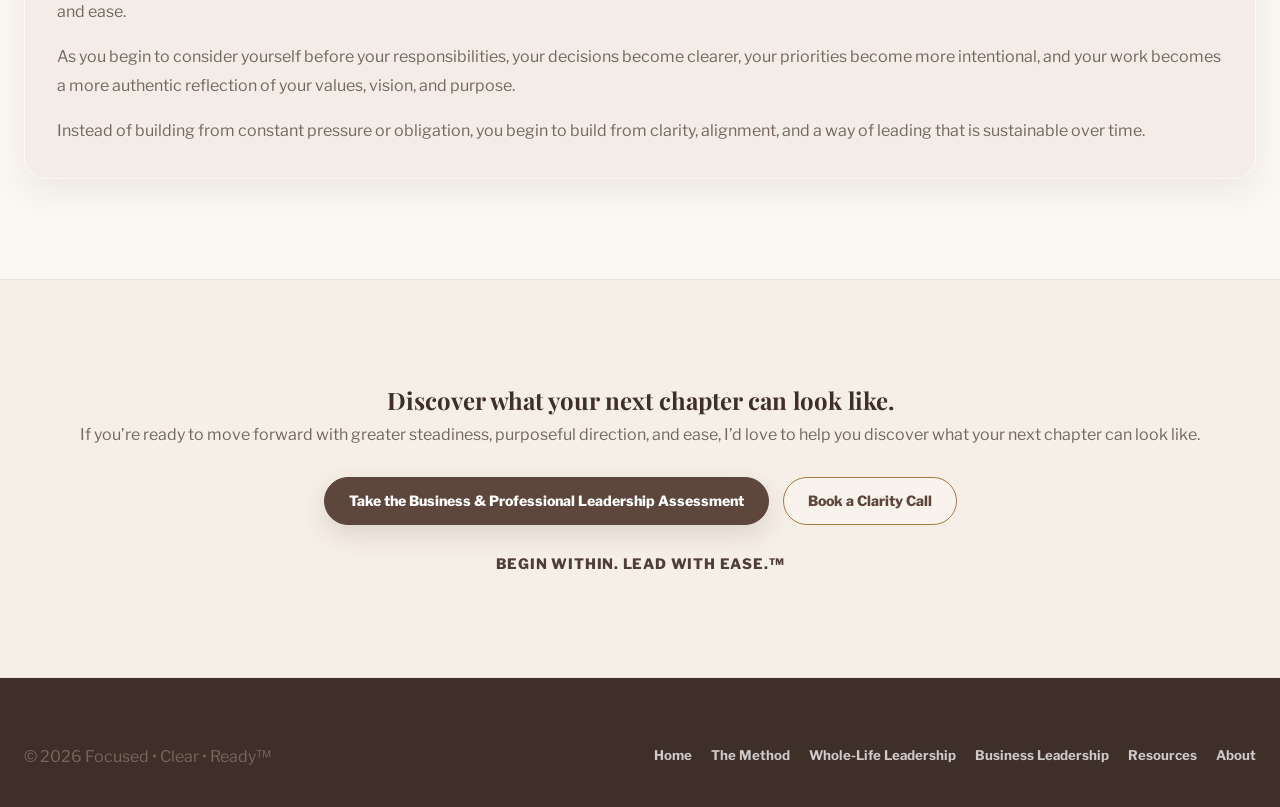
<file: business-leadership.html>
<!DOCTYPE html>
<html lang="en">

<head>
  <meta charset="UTF-8">

  <meta
    name="viewport"
    content="width=device-width, initial-scale=1.0"
  >

  <meta
    name="description"
    content="Business & Professional Leadership is a self-leadership framework for women entrepreneurs and professionals who want greater clarity, alignment, and sustainability in the way they lead and build."
  >

  <title>
    Business &amp; Professional Leadership | Focused • Clear • Ready™
  </title>

  <link rel="preconnect" href="https://fonts.googleapis.com">

  <link
    rel="preconnect"
    href="https://fonts.gstatic.com"
    crossorigin
  >

  <link
    href="https://fonts.googleapis.com/css2?family=Libre+Franklin:wght@400;500;600;700;800&family=Playfair+Display:wght@400;500;600;700&display=swap"
    rel="stylesheet"
  >

  <link
    rel="stylesheet"
    href="css/styles.css"
  >

  <style>

    /* =====================================================
       BUSINESS LEADERSHIP V1 RESTORATION
    ===================================================== */

    .business-page-hero {
      width:
        min(
          var(--max-width),
          calc(100% - 48px)
        );

      margin:
        38px
        auto
        34px;

      display: grid;

      grid-template-columns:
        minmax(0, 1.05fr)
        minmax(320px, 0.95fr);

      align-items: center;

      gap: 46px;

      border:
        1px solid
        var(--line);

      border-radius: 34px;

      padding: 58px;

      background:
        rgba(255, 255, 255, 0.34);

      box-shadow:
        var(--shadow-soft);

      overflow: hidden;
    }

    .business-page-copy h1 {
      margin-bottom: 16px;

      color: var(--text);

      font-family:
        "Libre Franklin",
        Arial,
        sans-serif;

      font-size:
        clamp(
          3rem,
          6vw,
          5rem
        );

      font-weight: 800;

      line-height: 0.98;

      letter-spacing: -0.045em;
    }

    .business-page-kicker {
      margin-bottom: 14px;

      color: var(--text);

      font-family:
        "Libre Franklin",
        Arial,
        sans-serif;

      font-size: 0.82rem;

      font-weight: 800;

      letter-spacing: 0.12em;

      text-transform: uppercase;
    }

    .business-page-tagline {
      margin-bottom: 8px;

      color: var(--text);

      font-family:
        "Libre Franklin",
        Arial,
        sans-serif;

      font-size:
        clamp(
          1.1rem,
          2.4vw,
          1.4rem
        );

      font-weight: 800;

      line-height: 1.45;
    }

    .business-page-tagline-secondary {
      margin-bottom: 22px;

      color: var(--text);

      font-family:
        "Playfair Display",
        Georgia,
        serif;

      font-size: 1.1rem;

      line-height: 1.6;
    }

    .business-page-copy p:last-child {
      color: var(--muted);

      font-family:
        "Playfair Display",
        Georgia,
        serif;

      font-size: 1rem;

      line-height: 1.82;
    }

    .business-motion {
      min-height: 360px;

      position: relative;

      display: grid;
      place-items: center;
    }

    .business-motion-center {
      width: 170px;
      height: 170px;

      position: relative;
      z-index: 3;

      display: grid;
      place-items: center;

      border:
        1px solid
        rgba(90, 70, 61, 0.4);

      border-radius: 50%;

      background:
        rgba(246, 239, 232, 0.9);

      box-shadow:
        0 14px 35px
        rgba(63, 45, 36, 0.08);
    }

    .business-motion-center span {
      color: var(--text);

      font-family:
        "Libre Franklin",
        Arial,
        sans-serif;

      font-size: 1.4rem;

      font-weight: 800;
    }

    .business-orbit {
      position: absolute;

      border:
        1px solid
        rgba(90, 70, 61, 0.22);

      border-radius: 50%;

      pointer-events: none;
    }

    .business-orbit.one {
      width: 260px;
      height: 260px;

      animation:
        business-spin-reverse
        58s
        linear
        infinite;
    }

    .business-orbit.two {
      width: 330px;
      height: 330px;

      border-style: dashed;

      animation:
        business-spin
        36s
        linear
        infinite;
    }

    .business-orbit-dot {
      width: 10px;
      height: 10px;

      position: absolute;

      top: 17px;
      left: 50%;

      border-radius: 50%;

      background: #8a7063;

      box-shadow:
        0 0 14px
        rgba(90, 70, 61, 0.2);

      transform:
        translateX(-50%);
    }

    @keyframes business-spin {
      to {
        transform: rotate(360deg);
      }
    }

    @keyframes business-spin-reverse {
      to {
        transform: rotate(-360deg);
      }
    }

    .business-intro-v1 {
      text-align: center;
    }

    .business-intro-v1 p {
      max-width: 850px !important;

      margin-left: auto;
      margin-right: auto;
    }

    .business-intro-lead-v1 {
      margin-top: 24px !important;

      color: var(--text) !important;

      font-size:
        clamp(
          1.3rem,
          2.8vw,
          1.8rem
        ) !important;

      line-height: 1.55 !important;
    }

    .business-emphasis-v1 {
      margin-top: 22px !important;

      color: var(--text) !important;

      font-family:
        "Libre Franklin",
        Arial,
        sans-serif !important;

      font-weight: 800;
    }

    .business-divider {
      width: 86px;
      height: 1px;

      margin:
        30px
        auto;

      background:
        #bba99e;
    }

    .business-list {
      margin-top: 20px;

      padding-left: 24px;
    }

    .business-list li {
      margin-bottom: 10px;

      color: var(--text);

      font-family:
        "Playfair Display",
        Georgia,
        serif;

      line-height: 1.75;
    }

    .business-benefits-v1 {
      display: grid;

      grid-template-columns:
        repeat(
          2,
          minmax(0, 1fr)
        );

      gap: 18px;

      margin-top: 28px;
    }

    .business-benefit-v1 {
      min-height: 230px;

      border:
        1px solid
        rgba(255, 255, 255, 0.65);

      border-radius: 22px;

      padding: 28px;

      box-shadow:
        var(--shadow-card);

      transition:
        transform 0.25s ease,
        box-shadow 0.25s ease;
    }

    .business-benefit-v1:nth-child(1) {
      background: #f4ede7;
    }

    .business-benefit-v1:nth-child(2) {
      background: #f3dedd;
    }

    .business-benefit-v1:nth-child(3) {
      background: #ead1ac;
    }

    .business-benefit-v1:nth-child(4) {
      background: #eee4de;
    }

    .business-benefit-v1:nth-child(5) {
      background: #f4ede7;
    }

    .business-benefit-v1:hover {
      transform:
        translateY(-6px);

      box-shadow:
        0 18px 40px
        rgba(63, 45, 36, 0.1);
    }

    .business-benefit-v1 span {
      display: inline-grid;

      width: 38px;
      height: 38px;

      margin-bottom: 18px;

      place-items: center;

      border:
        1px solid
        #c7b6aa;

      border-radius: 50%;

      color: var(--text);

      font-size: 0.75rem;

      font-weight: 800;
    }

    .business-benefit-v1 h3 {
      margin-bottom: 10px;

      color: var(--text);

      font-size: 1.1rem;

      font-weight: 800;
    }

    .business-benefit-v1 p {
      color: var(--text) !important;

      font-size: 0.94rem !important;

      line-height: 1.7 !important;
    }

    .business-outcome-v1 {
      border:
        1px solid
        rgba(255, 255, 255, 0.65);

      border-radius: 22px;

      padding: 32px;

      background: #f4ede7;

      box-shadow:
        var(--shadow-card);
    }

    .business-cta-v1 {
      text-align: center;
    }

    .business-cta-v1 .button-row {
      justify-content: center;
    }

    .business-signature-v1 {
      margin-top: 26px !important;

      color: var(--text) !important;

      font-family:
        "Libre Franklin",
        Arial,
        sans-serif !important;

      font-size: 0.9rem !important;

      font-weight: 800;

      letter-spacing: 0.055em;
    }

    @media (max-width: 900px) {

      .business-page-hero {
        grid-template-columns: 1fr;
      }

      .business-benefits-v1 {
        grid-template-columns: 1fr;
      }

    }

    @media (max-width: 760px) {

      .business-page-hero {
        width:
          min(
            var(--max-width),
            calc(100% - 28px)
          );

        margin-top: 24px;

        padding: 30px;
      }

      .business-page-copy h1 {
        font-size:
          clamp(
            2.7rem,
            13vw,
            4rem
          );
      }

      .business-motion {
        min-height: 300px;
      }

      .business-motion-center {
        width: 140px;
        height: 140px;
      }

      .business-orbit.one {
        width: 215px;
        height: 215px;
      }

      .business-orbit.two {
        width: 270px;
        height: 270px;
      }

      .business-outcome-v1 {
        padding: 24px;
      }

    }

    @media (prefers-reduced-motion: reduce) {

      .business-orbit {
        animation: none !important;
      }

    }

  </style>
</head>


<body>


<header class="site-header">

  <div class="nav-container">

    <a
      class="logo"
      href="index.html"
      aria-label="Focused Clear Ready home"
    >
      Focused • Clear • Ready™
    </a>


    <nav
      class="nav"
      aria-label="Primary navigation"
    >

      <a href="index.html">
        Home
      </a>

      <a href="method.html">
        The Method
      </a>

      <a href="whole-life.html">
        Whole-Life Leadership
      </a>

      <a
        href="business-leadership.html"
        aria-current="page"
      >
        Business Leadership
      </a>

      <a href="resources.html">
        Resources
      </a>

      <a href="about.html">
        About
      </a>

      <a
        class="cta-button"
        href="https://calendly.com/fcrlife-info/30min"
        target="_blank"
        rel="noopener"
      >
        Book a Clarity Call
      </a>

    </nav>

  </div>

</header>



<main>


<!-- HERO -->

<section class="business-page-hero">

  <div class="business-page-copy">

    <p class="business-page-kicker">
      Business &amp; Professional Leadership
    </p>

    <h1>
      Learn More
    </h1>

    <p class="business-page-tagline">
      Build the woman who builds the business.
    </p>

    <p class="business-page-tagline-secondary">
      You are the most important factor in all you build.
    </p>

    <p>
      When you consider yourself first, you lead with greater
      intention, make better decisions, and build a business
      that’s sustainable.
    </p>

  </div>


  <div
    class="business-motion"
    aria-hidden="true"
  >

    <div class="business-orbit one"></div>

    <div class="business-orbit two">
      <span class="business-orbit-dot"></span>
    </div>

    <div class="business-motion-center">
      <span>BPL</span>
    </div>

  </div>

</section>



<!-- BUSINESS INTRO -->

<section class="section light">

  <div class="container business-intro-v1">

    <p>
      Too often, women invest their best thinking, energy, and
      care into building their business, career, and the people
      they lead while quietly placing themselves last.
    </p>


    <div class="business-divider"></div>


    <p class="business-intro-lead-v1">
      Self-leadership begins by putting yourself back into
      the equation.
    </p>


    <p>
      Here, you become the first consideration because when
      you begin to consider yourself with the same intention
      you bring to everything else, everything you do becomes
      more aligned.
    </p>


    <p class="business-emphasis-v1">
      That’s how you lead with ease, not pressure.
    </p>


    <div class="business-divider"></div>


    <p>
      Our framework strengthens the woman behind the business
      or professional role.
    </p>


    <p>
      We also help you clarify and strengthen the practical
      areas of your business, including strategy, visibility,
      systems, decision-making, and sustainable growth.
    </p>


    <p>
      Together, we’ll help you cultivate greater self-leadership,
      clarity, alignment, and intentional decision-making so you
      can move forward in your business, career, and life with
      greater steadiness, purposeful direction, and ease.
    </p>


    <p>
      As you strengthen your foundation, the way you think,
      decide, communicate, prioritize, and lead naturally begins
      to change. Your business or professional work becomes a
      reflection of that stronger foundation.
    </p>

  </div>

</section>



<!-- WHEN THIS PATH MAY BE RIGHT FOR YOU -->

<section class="section">

  <div class="container">

    <h2>
      When This Path May Be Right for You
    </h2>

    <p>
      You may recognize yourself here if:
    </p>

    <ul class="business-list">

      <li>
        You rarely consider yourself before making decisions,
        and self-neglect has quietly become your normal.
      </li>

      <li>
        You carry the weight of everything, feeling responsible
        for holding it all together.
      </li>

      <li>
        Your days are driven by urgency, deadlines, and other
        people’s needs rather than deliberate choices.
      </li>

      <li>
        You’ve become disconnected from what you need, what you
        value most, and what your current capacity allows.
      </li>

      <li>
        You realize something needs to change, even if you
        can’t yet define what that change looks like.
      </li>

    </ul>

  </div>

</section>



<!-- WHAT BUSINESS LEADERSHIP HELPS YOU DO -->

<section class="section light">

  <div class="container">

    <h2>
      What Business &amp; Professional Leadership Helps You Do
    </h2>

    <p>
      Through the Focused • Clear • Ready™ Method,
      you’ll learn to:
    </p>


    <div class="business-benefits-v1">


      <article class="business-benefit-v1">

        <span>
          01
        </span>

        <h3>
          Reconnect With Yourself
        </h3>

        <p>
          Reconnect with yourself before responding to the
          demands around you.
        </p>

      </article>


      <article class="business-benefit-v1">

        <span>
          02
        </span>

        <h3>
          Clarify What Needs Attention
        </h3>

        <p>
          Clarify what needs attention in your business or
          professional work, including strategy, visibility,
          systems, offers, operations, and growth, so your
          decisions reflect your values, priorities, and vision.
        </p>

      </article>


      <article class="business-benefit-v1">

        <span>
          03
        </span>

        <h3>
          Lead With Greater Intention
        </h3>

        <p>
          Lead with greater intention instead of constantly
          reacting to what comes next.
        </p>

      </article>


      <article class="business-benefit-v1">

        <span>
          04
        </span>

        <h3>
          Build Sustainably
        </h3>

        <p>
          Build in ways that honor your capacity while creating
          meaningful, sustainable progress.
        </p>

      </article>


      <article class="business-benefit-v1">

        <span>
          05
        </span>

        <h3>
          Create Alignment
        </h3>

        <p>
          Create a way of leading and growing that feels aligned,
          sustainable, and true to who you are.
        </p>

      </article>

    </div>

  </div>

</section>



<!-- THE OUTCOME -->

<section class="section">

  <div class="container">

    <article class="business-outcome-v1">

      <h2>
        Consider yourself first so you can lead your work
        with greater intention, sustainability, and ease.
      </h2>

      <p>
        Business &amp; Professional Leadership is about
        considering yourself first, so you can lead your
        business or professional work with greater intention,
        sustainability, and ease.
      </p>

      <p>
        As you begin to consider yourself before your
        responsibilities, your decisions become clearer,
        your priorities become more intentional, and your
        work becomes a more authentic reflection of your
        values, vision, and purpose.
      </p>

      <p>
        Instead of building from constant pressure or obligation,
        you begin to build from clarity, alignment, and a way of
        leading that is sustainable over time.
      </p>

    </article>

  </div>

</section>



<!-- WORK WITH ME -->

<section class="section light">

  <div class="container business-cta-v1">

    <h2>
      Discover what your next chapter can look like.
    </h2>

    <p>
      If you’re ready to move forward with greater steadiness,
      purposeful direction, and ease, I’d love to help you
      discover what your next chapter can look like.
    </p>


    <div class="button-row">

      <a
        class="primary-button"
        href="resources.html#assessments"
      >
        Take the Business &amp; Professional Leadership Assessment
      </a>

      <a
        class="secondary-button"
        href="https://calendly.com/fcrlife-info/30min"
        target="_blank"
        rel="noopener"
      >
        Book a Clarity Call
      </a>

    </div>


    <p class="business-signature-v1">
      BEGIN WITHIN. LEAD WITH EASE.™
    </p>

  </div>

</section>


</main>



<footer class="site-footer">

  <div class="footer-container">

    <div>
      <p>
        © 2026 Focused • Clear • Ready™
      </p>
    </div>


    <nav aria-label="Footer navigation">

      <a href="index.html">
        Home
      </a>

      <a href="method.html">
        The Method
      </a>

      <a href="whole-life.html">
        Whole-Life Leadership
      </a>

      <a href="business-leadership.html">
        Business Leadership
      </a>

      <a href="resources.html">
        Resources
      </a>

      <a href="about.html">
        About
      </a>

    </nav>

  </div>

</footer>


<script src="js/main.js"></script>


</body>

</html>
</file>
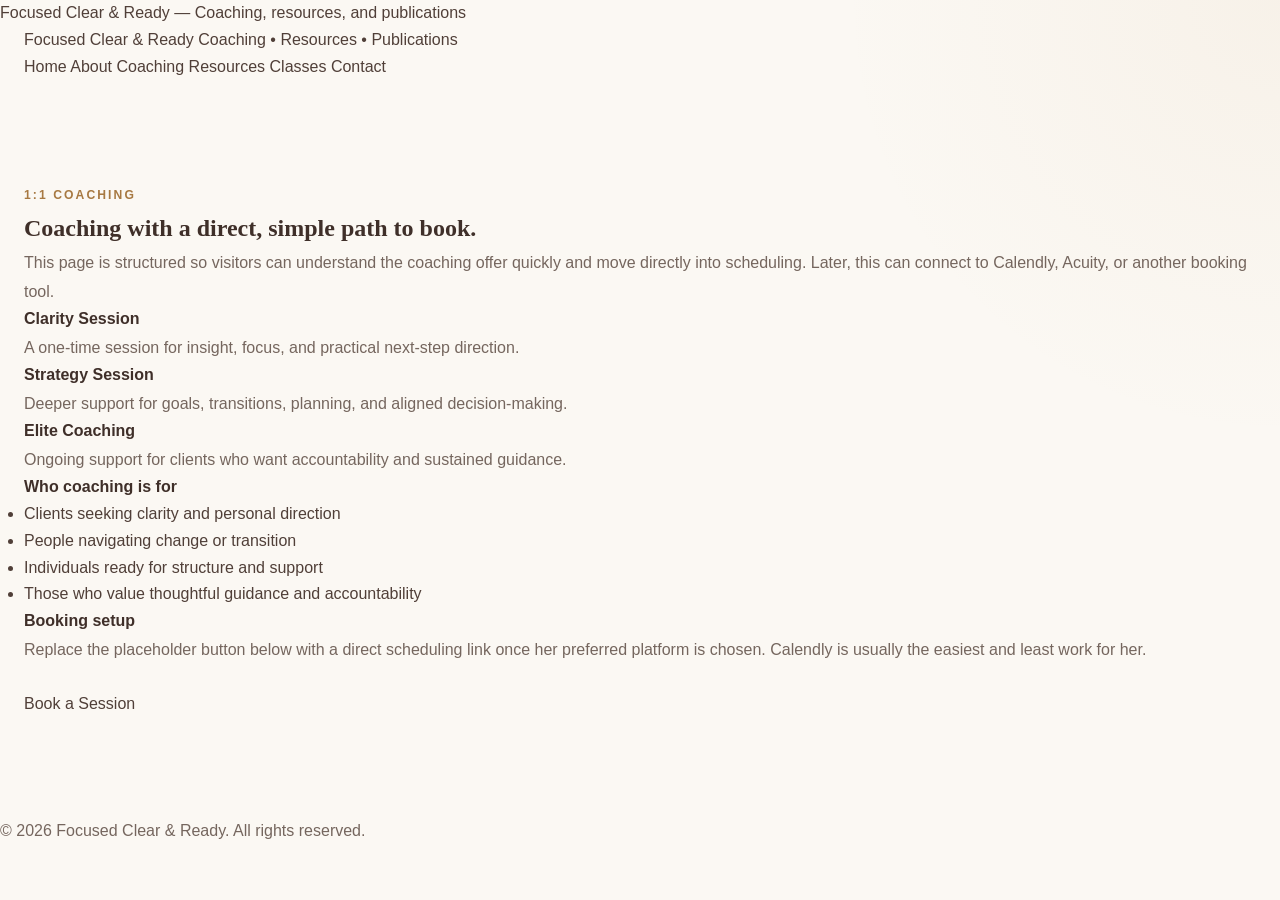
<file: coaching.html>
<!DOCTYPE html>
<html lang="en">
<head>
  <meta charset="UTF-8">
  <meta name="viewport" content="width=device-width, initial-scale=1.0">
  <title>Coaching | Focused Clear & Ready</title>
  <link rel="stylesheet" href="css/styles.css">
</head>
<body>

<div class="topbar">Focused Clear & Ready — Coaching, resources, and publications</div>

<header>
  <div class="container">
    <div class="brand">
      <a href="index.html" class="brand-title">Focused Clear & Ready</a>
      <span class="brand-subtitle">Coaching • Resources • Publications</span>
    </div>

    <nav>
      <a href="index.html">Home</a>
      <a href="about.html">About</a>
      <a href="coaching.html" class="active">Coaching</a>
      <a href="resources.html">Resources</a>
      <a href="classes.html">Classes</a>
      <a href="contact.html">Contact</a>
    </nav>
  </div>
</header>

<section class="section">
  <div class="container">

    <div class="section-block">
      <span class="eyebrow">1:1 Coaching</span>
      <h2 class="section-title">Coaching with a direct, simple path to book.</h2>
      <p class="section-intro">
        This page is structured so visitors can understand the coaching offer quickly
        and move directly into scheduling. Later, this can connect to Calendly, Acuity,
        or another booking tool.
      </p>

      <div class="grid-3">
        <div class="card">
          <h4>Clarity Session</h4>
          <p>A one-time session for insight, focus, and practical next-step direction.</p>
        </div>

        <div class="card">
          <h4>Strategy Session</h4>
          <p>Deeper support for goals, transitions, planning, and aligned decision-making.</p>
        </div>

        <div class="card">
          <h4>Elite Coaching</h4>
          <p>Ongoing support for clients who want accountability and sustained guidance.</p>
        </div>
      </div>
    </div>

    <div class="section-block">
      <div class="split">
        <div class="panel">
          <h4>Who coaching is for</h4>
          <ul>
            <li>Clients seeking clarity and personal direction</li>
            <li>People navigating change or transition</li>
            <li>Individuals ready for structure and support</li>
            <li>Those who value thoughtful guidance and accountability</li>
          </ul>
        </div>

        <div class="panel">
          <h4>Booking setup</h4>
          <p>
            Replace the placeholder button below with a direct scheduling link once her
            preferred platform is chosen. Calendly is usually the easiest and least work for her.
          </p>
          <br>
          <a href="#" class="button">Book a Session</a>
        </div>
      </div>
    </div>

  </div>
</section>

<footer>
  <p>© 2026 Focused Clear & Ready. All rights reserved.</p>
</footer>

</body>
</html>
</file>
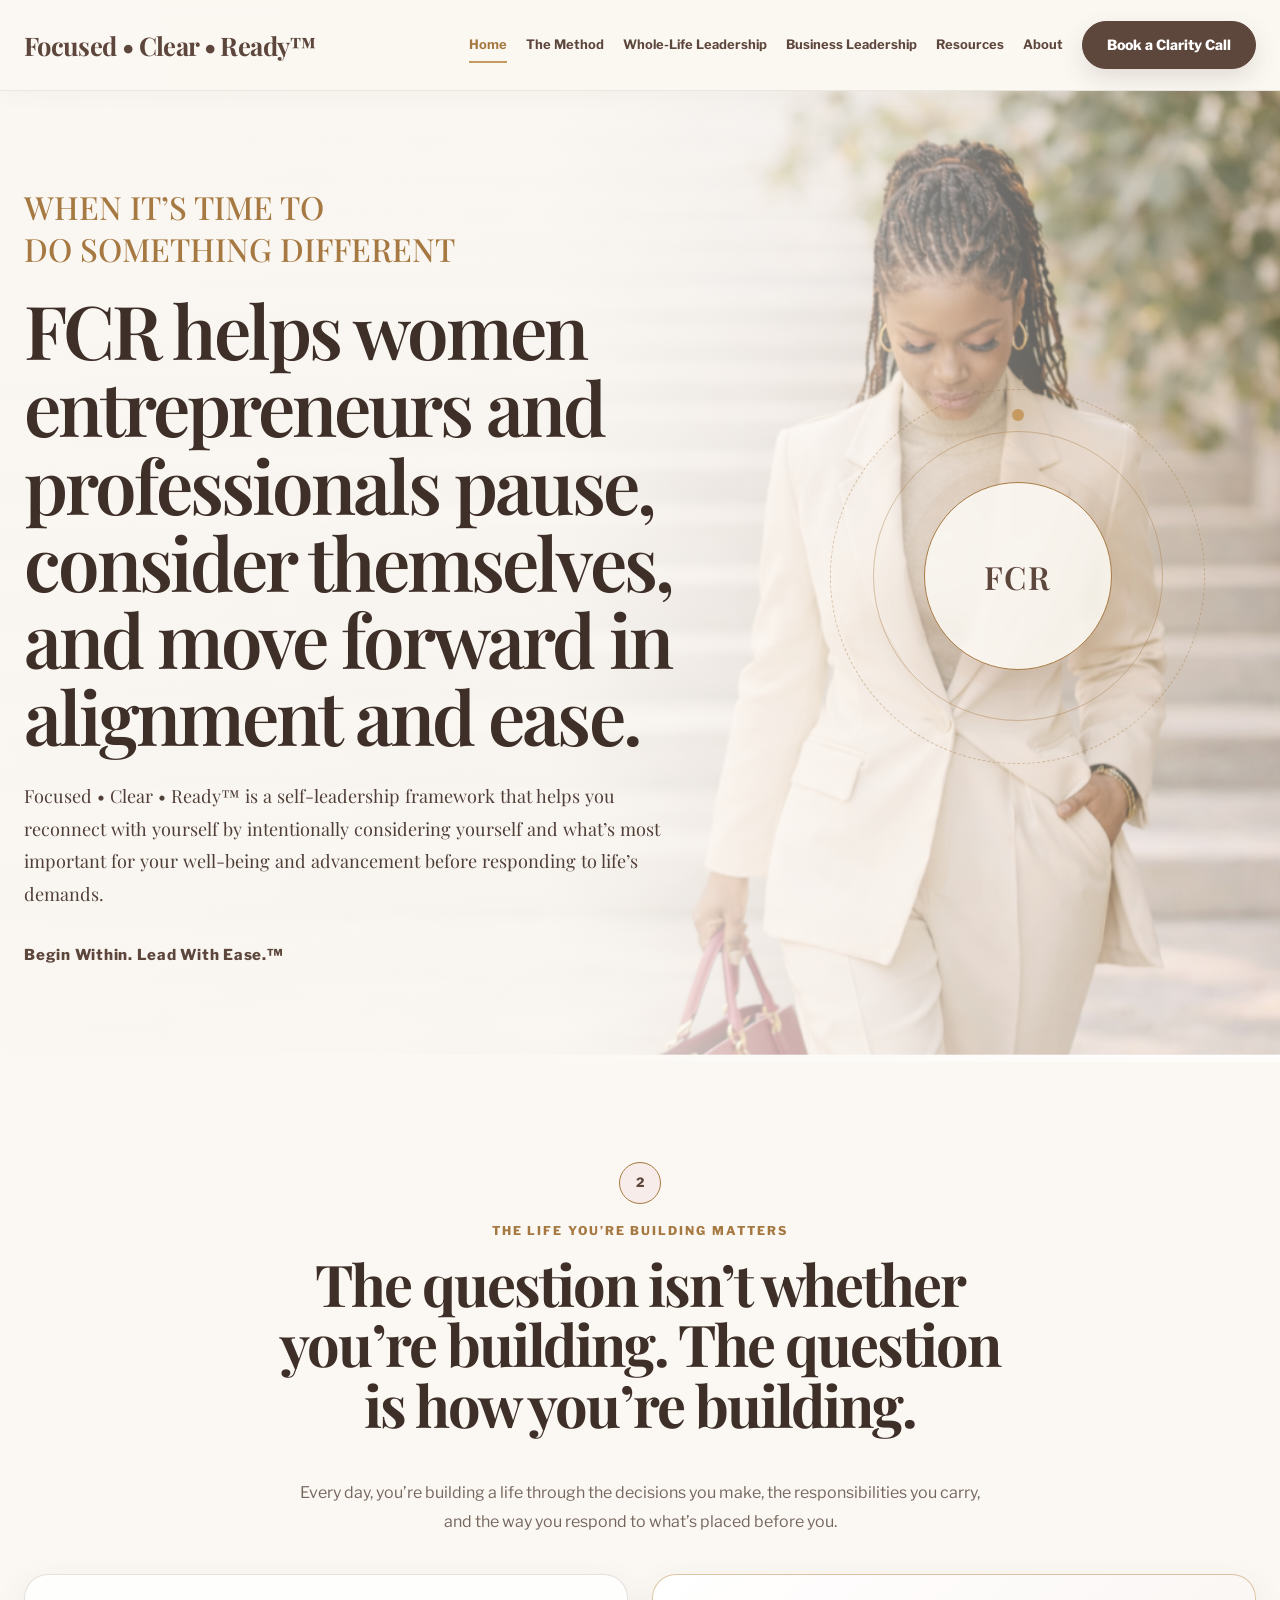
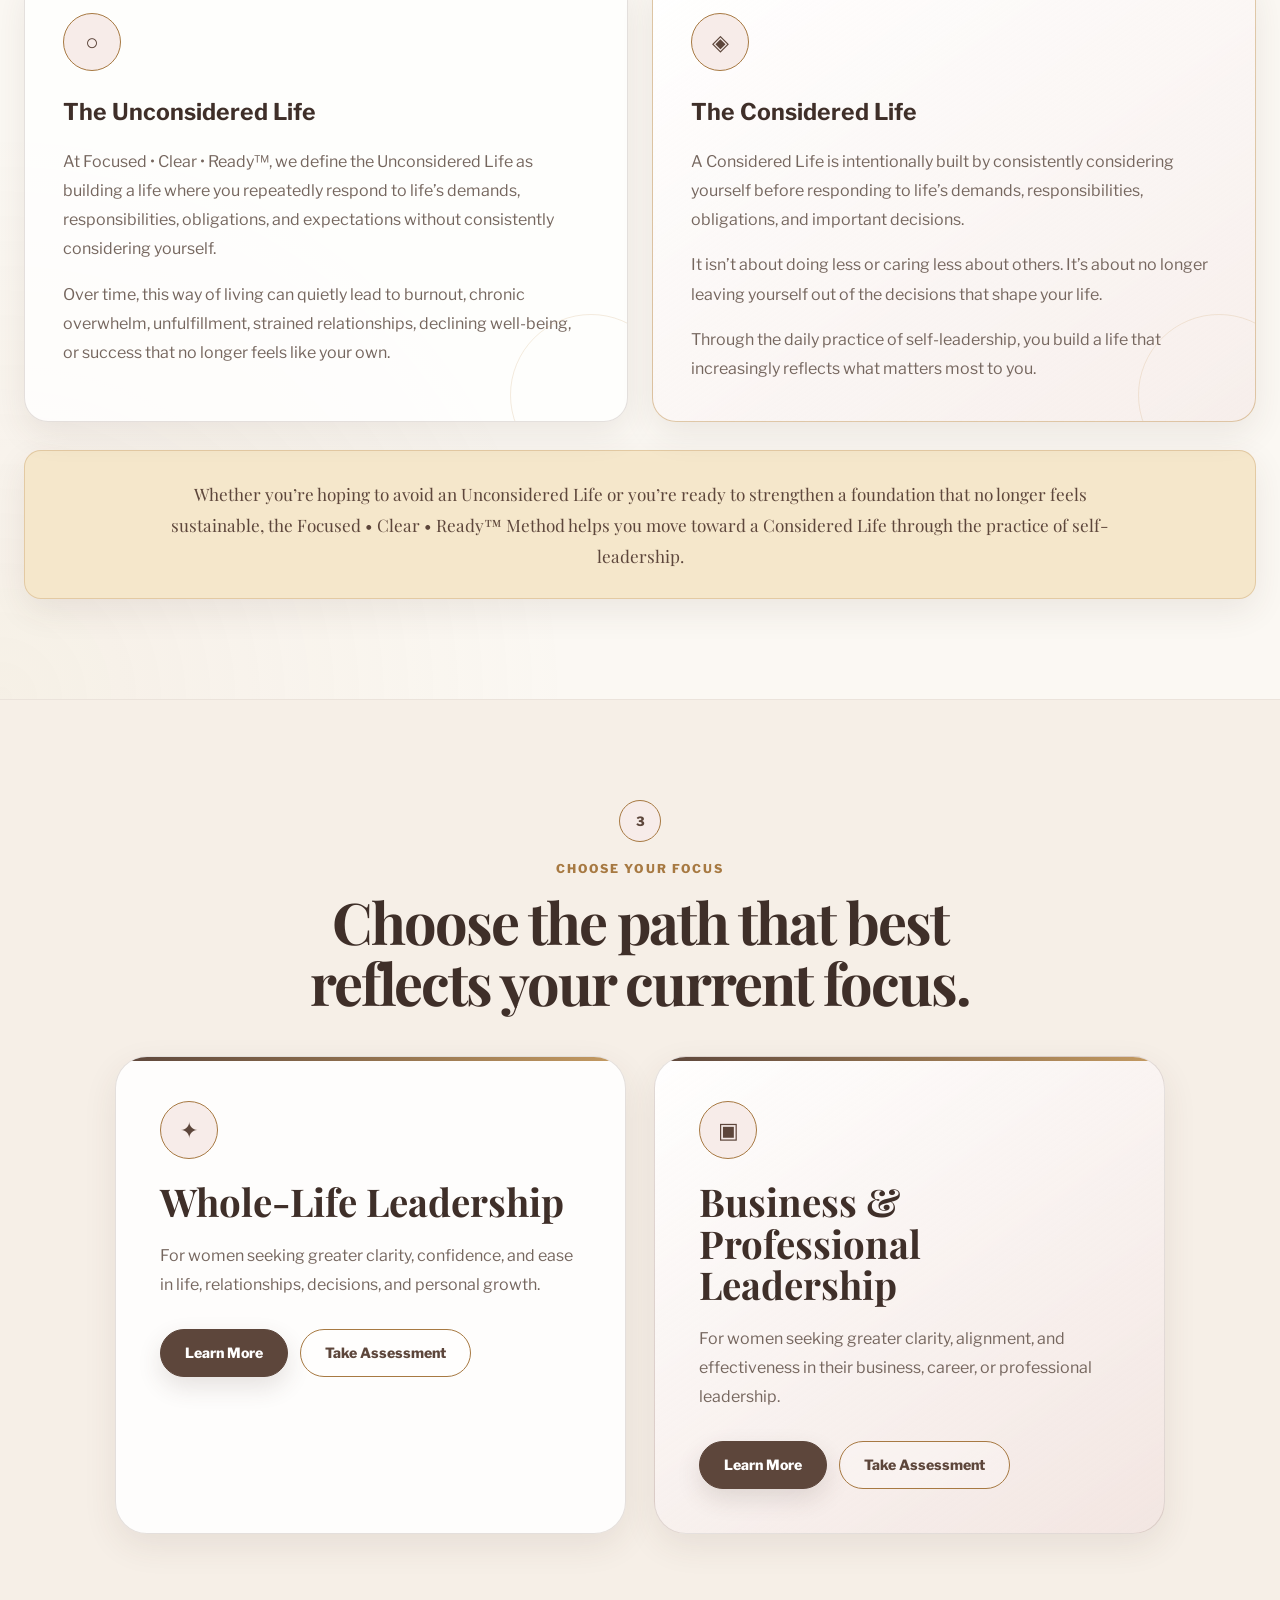
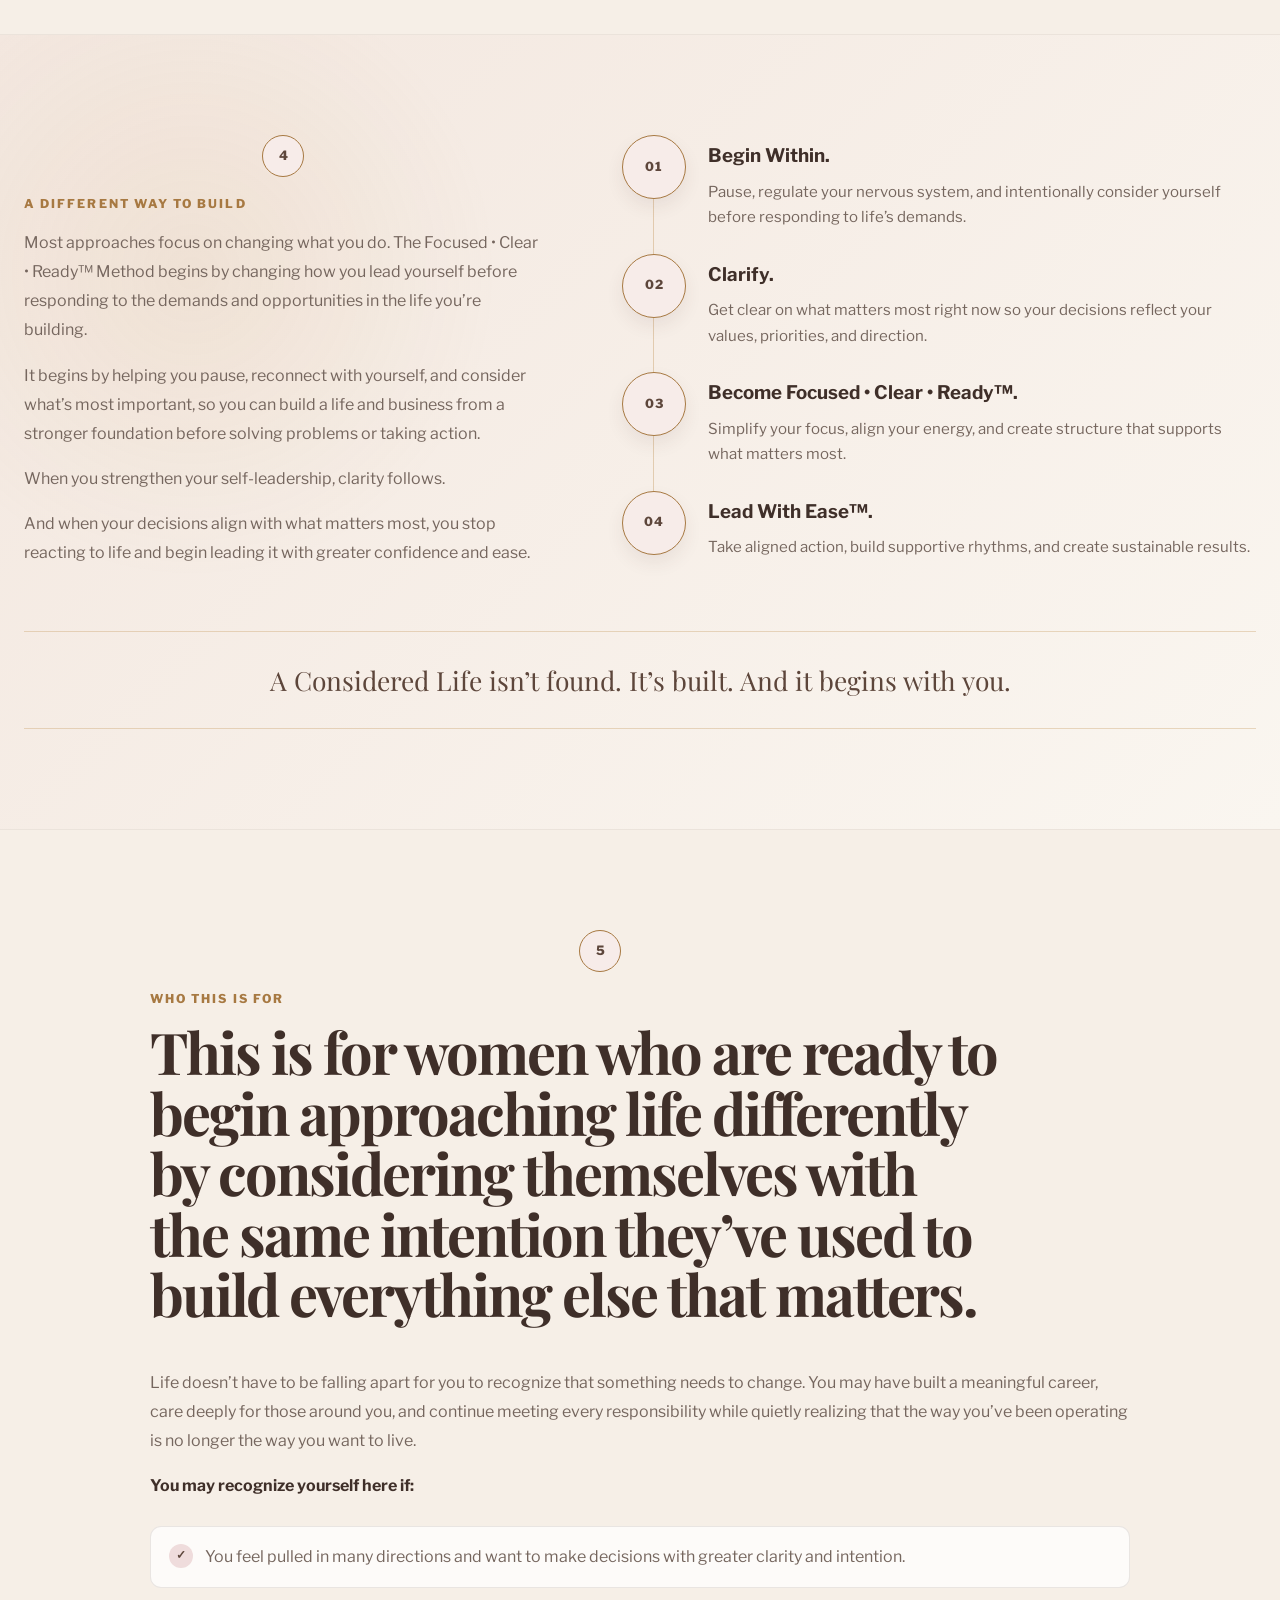
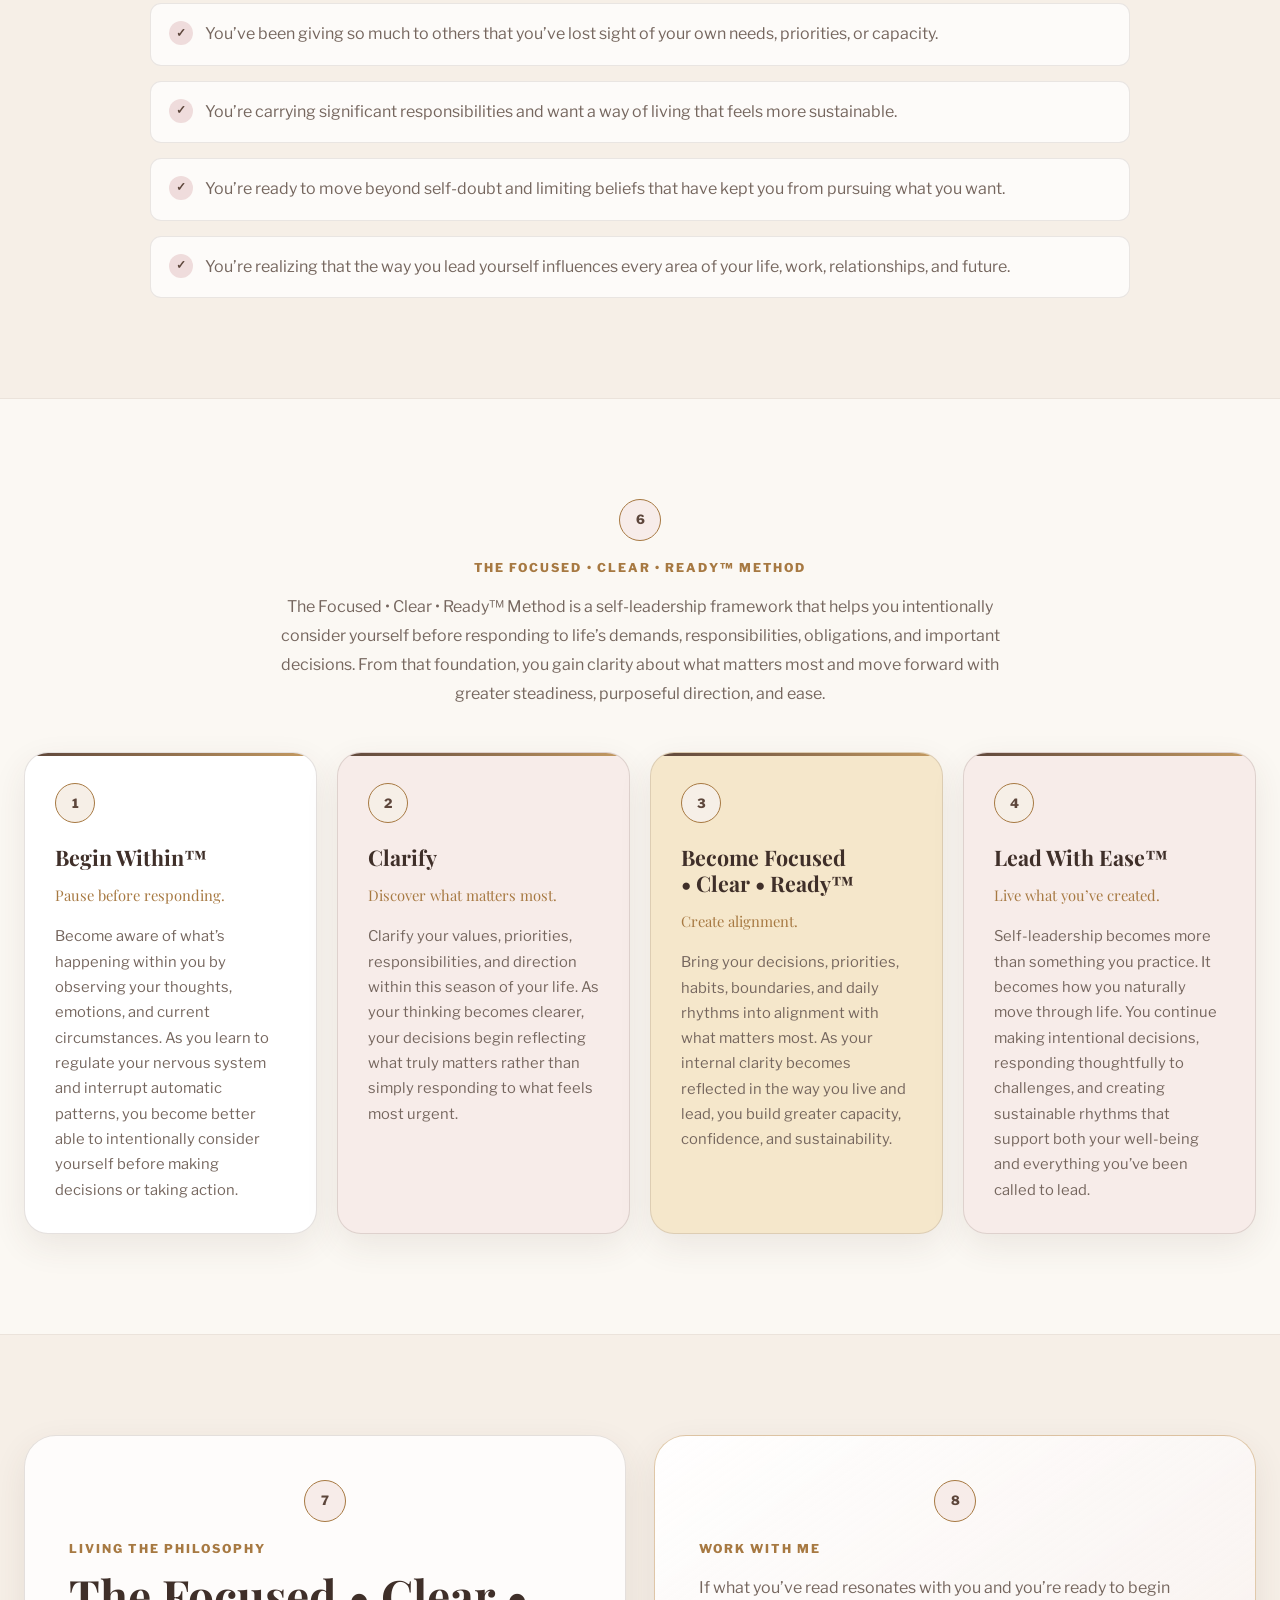
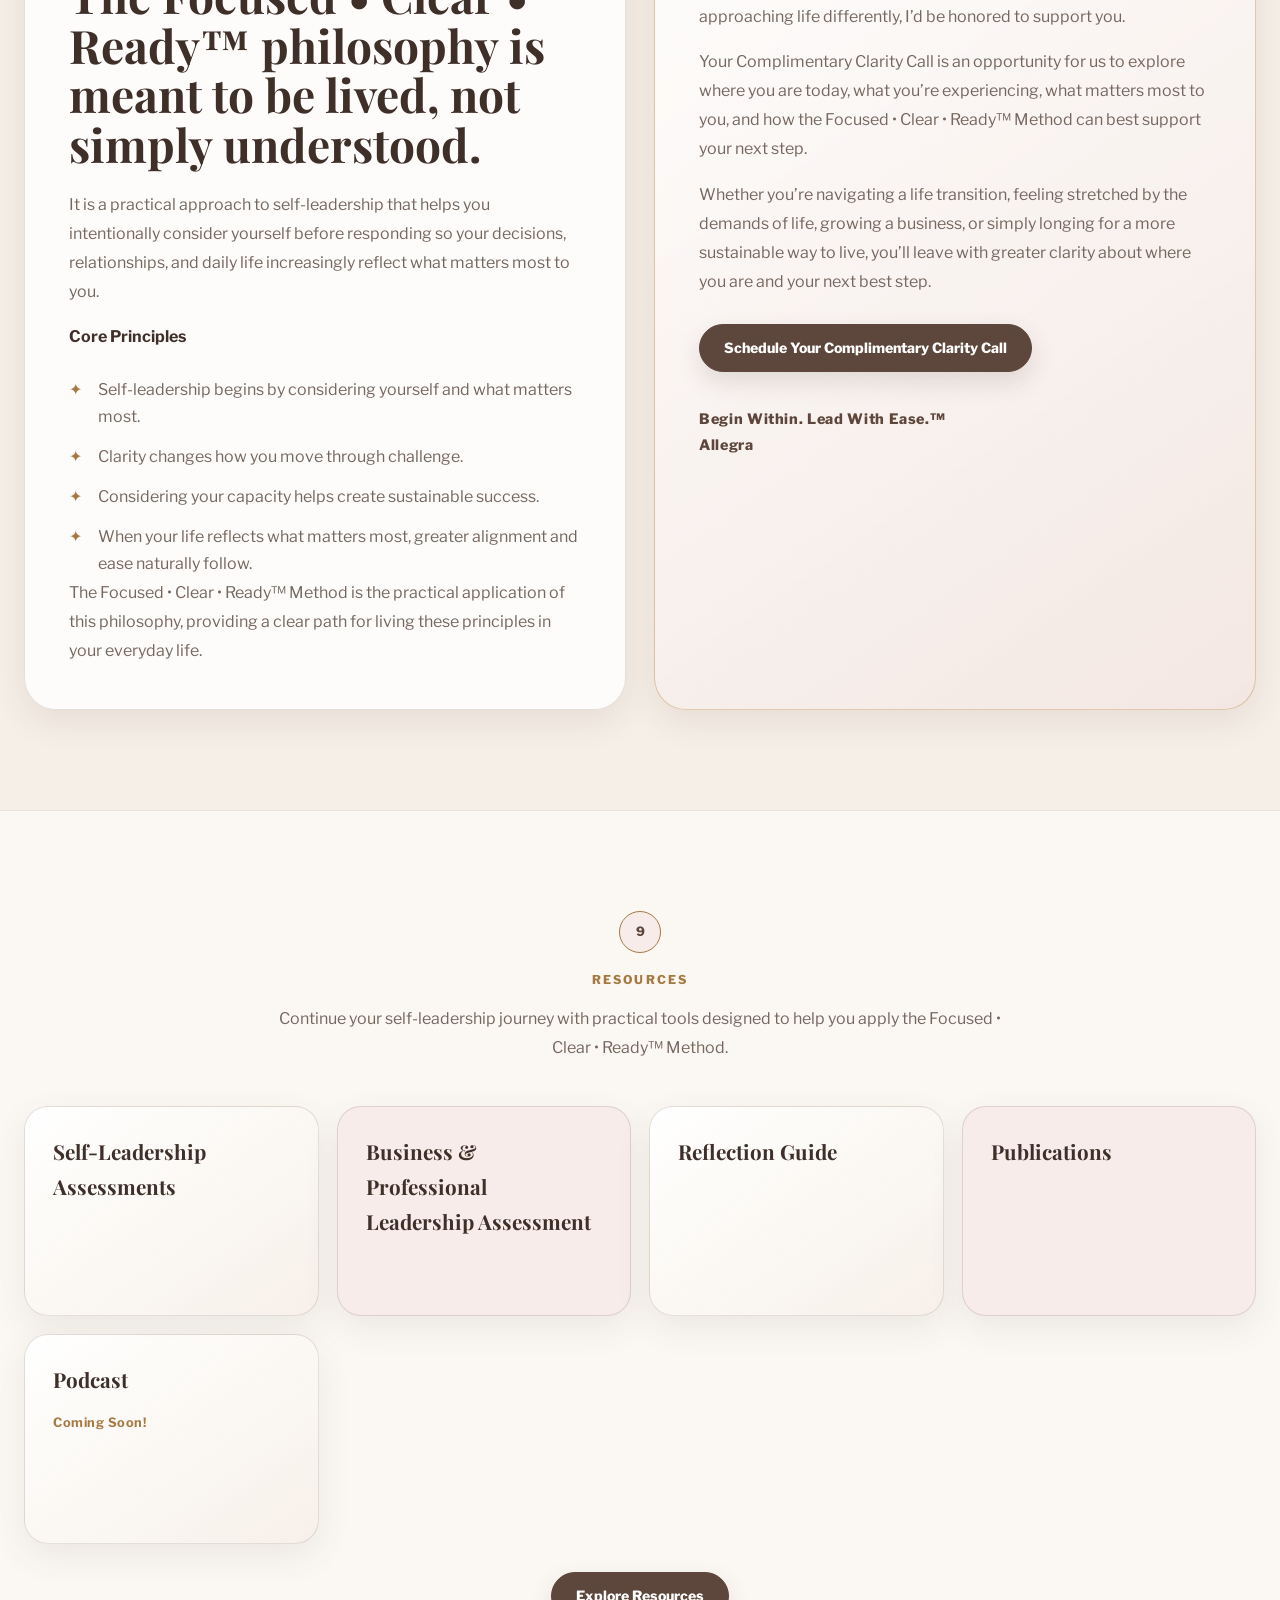
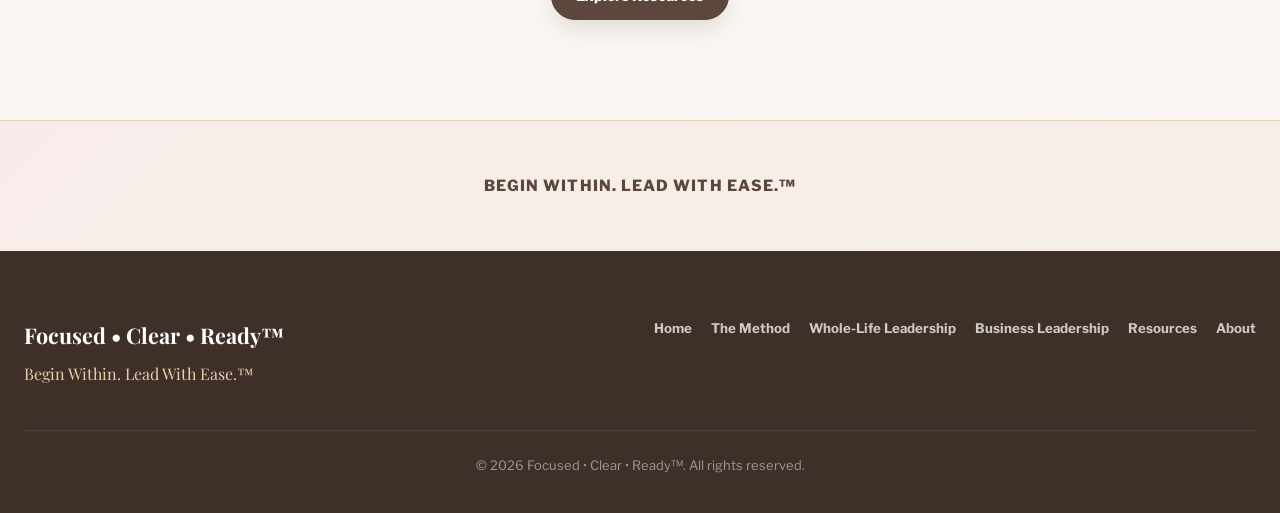
<file: index-before-v1-restore.html>
<!DOCTYPE html>
<html lang="en">
<head>
  <meta charset="UTF-8">

  <meta
    name="viewport"
    content="width=device-width, initial-scale=1.0"
  >

  <meta
    name="description"
    content="Focused • Clear • Ready™ is a self-leadership framework that helps women intentionally consider themselves, gain clarity, and move forward with greater intention and ease."
  >

  <title>
    Focused • Clear • Ready™ | Begin Within. Lead With Ease.
  </title>

  <link rel="preconnect" href="https://fonts.googleapis.com">
  <link rel="preconnect" href="https://fonts.gstatic.com" crossorigin>

  <link
    href="https://fonts.googleapis.com/css2?family=Libre+Franklin:wght@400;500;600;700;800&family=Playfair+Display:wght@400;500;600;700&display=swap"
    rel="stylesheet"
  >

  <link rel="stylesheet" href="css/styles.css">

  <style>

    /* =====================================================
       HOMEPAGE ONLY
       Original FCR look + subtle premium motion
    ===================================================== */

    .homepage-hero {
      min-height: 720px;
      position: relative;
      isolation: isolate;
      overflow: hidden;
      display: flex;
      align-items: center;
      background: var(--cream);
    }

    .homepage-hero-image {
      position: absolute;
      inset: 0;
      z-index: -4;
    }

    .homepage-hero-image img {
      width: 100%;
      height: 100%;
      object-fit: cover;
      object-position: center;
      animation: hero-image-breathe 18s ease-in-out infinite alternate;
    }

    @keyframes hero-image-breathe {
      from {
        transform: scale(1);
      }

      to {
        transform: scale(1.045);
      }
    }

    .homepage-hero-overlay {
      position: absolute;
      inset: 0;
      z-index: -3;

      background:
        linear-gradient(
          90deg,
          rgba(251, 248, 243, 0.97) 0%,
          rgba(251, 248, 243, 0.92) 43%,
          rgba(251, 248, 243, 0.55) 68%,
          rgba(251, 248, 243, 0.2) 100%
        );
    }

    .homepage-hero-glow {
      width: 600px;
      height: 600px;

      position: absolute;
      z-index: -2;

      top: 50%;
      right: -130px;

      border-radius: 50%;

      background:
        radial-gradient(
          circle,
          rgba(197, 155, 98, 0.14),
          transparent 68%
        );

      transform: translateY(-50%);
    }

    .homepage-hero-inner {
      width: min(var(--max-width), calc(100% - 48px));

      margin-inline: auto;

      position: relative;

      display: grid;

      grid-template-columns:
        minmax(0, 700px)
        minmax(260px, 1fr);

      align-items: center;

      gap: 55px;

      padding: 95px 0;
    }

    .homepage-hero-copy {
      position: relative;
      z-index: 3;
    }

    .homepage-hero-copy .hero-kicker {
      margin-bottom: 22px;

      color: var(--gold-dark);

      font-family:
        "Playfair Display",
        Georgia,
        serif;

      font-size:
        clamp(
          1.35rem,
          2.5vw,
          2rem
        );

      font-weight: 500;

      line-height: 1.3;

      text-transform: uppercase;
    }

    .homepage-hero-copy h1 {
      margin-bottom: 26px;

      color: var(--brown-deep);

      font-family:
        "Playfair Display",
        Georgia,
        serif;

      font-size:
        clamp(
          3rem,
          5.8vw,
          5.6rem
        );

      font-weight: 600;

      line-height: 1.04;

      letter-spacing: -0.04em;
    }

    .homepage-hero-copy .hero-description {
      max-width: 660px;

      color: var(--text);

      font-family:
        "Playfair Display",
        Georgia,
        serif;

      font-size: 1.13rem;

      line-height: 1.8;
    }

    .homepage-hero-signature {
      margin-top: 31px;

      color: var(--brown);

      font-family:
        "Libre Franklin",
        Arial,
        sans-serif;

      font-size: 0.94rem;

      font-weight: 800;

      letter-spacing: 0.05em;
    }


    /* =====================================================
       HERO MOTION
    ===================================================== */

    .homepage-motion {
      min-height: 430px;

      position: relative;

      display: grid;
      place-items: center;
    }

    .homepage-motion-center {
      width: 188px;
      height: 188px;

      position: relative;
      z-index: 3;

      display: grid;
      place-items: center;

      border: 1px solid var(--gold-dark);

      border-radius: 50%;

      background:
        rgba(251, 248, 243, 0.86);

      box-shadow:
        0 0 0 20px rgba(197, 155, 98, 0.06),
        0 24px 55px rgba(76, 57, 48, 0.13);

      backdrop-filter: blur(5px);
    }

    .homepage-motion-center span {
      color: var(--brown);

      font-family:
        "Playfair Display",
        Georgia,
        serif;

      font-size: 2rem;

      font-weight: 600;

      letter-spacing: 0.05em;
    }

    .homepage-orbit {
      position: absolute;

      border:
        1px solid
        rgba(167, 121, 66, 0.4);

      border-radius: 50%;

      pointer-events: none;
    }

    .homepage-orbit.one {
      width: 290px;
      height: 290px;

      animation:
        homepage-orbit-reverse
        55s
        linear
        infinite;
    }

    .homepage-orbit.two {
      width: 375px;
      height: 375px;

      border-style: dashed;

      animation:
        homepage-orbit
        34s
        linear
        infinite;
    }

    .homepage-orbit-dot {
      width: 12px;
      height: 12px;

      position: absolute;

      top: 19px;
      left: 50%;

      border-radius: 50%;

      background: var(--gold);

      box-shadow:
        0 0 20px
        rgba(197, 155, 98, 0.5);

      transform: translateX(-50%);
    }

    @keyframes homepage-orbit {
      to {
        transform: rotate(360deg);
      }
    }

    @keyframes homepage-orbit-reverse {
      to {
        transform: rotate(-360deg);
      }
    }


    /* =====================================================
       HOME SUPPORTING STYLES
    ===================================================== */

    .section-number {
      width: 42px;
      height: 42px;

      margin: 0 auto 18px;

      display: grid;
      place-items: center;

      border: 1px solid var(--gold-dark);

      border-radius: 50%;

      background: var(--blush-soft);

      color: var(--brown);

      font-size: 0.8rem;

      font-weight: 800;
    }

    .plain-brand-line {
      margin-top: 34px !important;

      color: var(--brown) !important;

      font-family:
        "Libre Franklin",
        Arial,
        sans-serif !important;

      font-size: 0.9rem !important;

      font-style: normal !important;

      font-weight: 800;

      letter-spacing: 0.045em;
    }

    .resources-coming-soon {
      margin-top: 12px;

      color: var(--gold-dark) !important;

      font-size: 0.8rem !important;

      font-weight: 700;

      letter-spacing: 0.04em;
    }

    .home-closing {
      padding: 52px 20px;

      border-top:
        1px solid
        rgba(197, 155, 98, 0.35);

      background:
        linear-gradient(
          135deg,
          var(--blush-soft),
          var(--cream)
        );

      text-align: center;
    }

    .home-closing p {
      color: var(--brown);

      font-family:
        "Libre Franklin",
        Arial,
        sans-serif;

      font-size: 0.96rem;

      font-weight: 800;

      letter-spacing: 0.07em;
    }


    /* =====================================================
       RESPONSIVE
    ===================================================== */

    @media (max-width: 900px) {

      .homepage-hero {
        min-height: auto;
      }

      .homepage-hero-overlay {
        background:
          linear-gradient(
            rgba(251, 248, 243, 0.88),
            rgba(251, 248, 243, 0.94)
          );
      }

      .homepage-hero-inner {
        grid-template-columns: 1fr;

        padding:
          75px
          0
          55px;
      }

      .homepage-motion {
        min-height: 370px;
      }
    }


    @media (max-width: 680px) {

      .homepage-hero-inner {
        width:
          min(
            100% - 28px,
            var(--max-width)
          );
      }

      .homepage-hero-copy .hero-kicker {
        font-size: 1.25rem;
      }

      .homepage-hero-copy h1 {
        font-size:
          clamp(
            2.8rem,
            14vw,
            4rem
          );
      }

      .homepage-hero-copy .hero-description {
        font-size: 1rem;
      }

      .homepage-motion {
        min-height: 320px;
      }

      .homepage-motion-center {
        width: 150px;
        height: 150px;
      }

      .homepage-motion-center span {
        font-size: 1.6rem;
      }

      .homepage-orbit.one {
        width: 235px;
        height: 235px;
      }

      .homepage-orbit.two {
        width: 290px;
        height: 290px;
      }
    }


    @media (prefers-reduced-motion: reduce) {

      .homepage-hero-image img,
      .homepage-orbit {
        animation: none !important;
      }
    }

  </style>
</head>


<body>


<!-- =====================================================
     HEADER
===================================================== -->

<header class="site-header">

  <div class="nav-container">

    <a
      class="logo"
      href="index.html"
      aria-label="Focused Clear Ready home"
    >
      Focused • Clear • Ready™
    </a>


    <nav
      class="nav"
      aria-label="Primary navigation"
    >

      <a
        href="index.html"
        aria-current="page"
      >
        Home
      </a>

      <a href="method.html">
        The Method
      </a>

      <a href="whole-life.html">
        Whole-Life Leadership
      </a>

      <a href="business-leadership.html">
        Business Leadership
      </a>

      <a href="resources.html">
        Resources
      </a>

      <a href="about.html">
        About
      </a>

      <a
        class="cta-button"
        href="https://calendly.com/fcrlife-info/30min"
        target="_blank"
        rel="noopener"
      >
        Book a Clarity Call
      </a>

    </nav>

  </div>

</header>



<main>


<!-- =====================================================
     SECTION 1
     HERO
===================================================== -->

<section
  class="homepage-hero"
  id="home"
>

  <div class="homepage-hero-image">

    <img
      src="images/homepage-2.png"
      alt=""
    >

  </div>


  <div class="homepage-hero-overlay"></div>

  <div class="homepage-hero-glow"></div>


  <div class="homepage-hero-inner">


    <div class="homepage-hero-copy">

      <p class="hero-kicker">
        When It’s Time to<br>
        Do Something Different
      </p>


      <h1>
        FCR helps women entrepreneurs and professionals pause,
        consider themselves, and move forward in alignment and ease.
      </h1>


      <p class="hero-description">
        Focused • Clear • Ready™ is a self-leadership framework
        that helps you reconnect with yourself by intentionally
        considering yourself and what’s most important for your
        well-being and advancement before responding to life’s
        demands.
      </p>


      <p class="homepage-hero-signature">
        Begin Within. Lead With Ease.™
      </p>

    </div>



    <div
      class="homepage-motion"
      aria-hidden="true"
    >

      <div class="homepage-orbit one"></div>


      <div class="homepage-orbit two">

        <span class="homepage-orbit-dot"></span>

      </div>


      <div class="homepage-motion-center">

        <span>FCR</span>

      </div>

    </div>

  </div>

</section>



<!-- =====================================================
     SECTION 2
     THE LIFE YOU'RE BUILDING MATTERS
===================================================== -->

<section class="section life-section">

  <div class="container">


    <div class="section-heading centered">

      <div class="section-number">
        2
      </div>


      <p class="eyebrow">
        The Life You’re Building Matters
      </p>


      <h2>
        The question isn’t whether you’re building.
        The question is how you’re building.
      </h2>

    </div>



    <div class="life-intro">

      <p>
        Every day, you’re building a life through the decisions
        you make, the responsibilities you carry, and the way
        you respond to what’s placed before you.
      </p>

    </div>



    <div class="comparison-grid">


      <article class="comparison-card">

        <div
          class="card-icon"
          aria-hidden="true"
        >
          ○
        </div>


        <h3>
          The Unconsidered Life
        </h3>


        <p>
          At Focused • Clear • Ready™, we define the Unconsidered
          Life as building a life where you repeatedly respond to
          life’s demands, responsibilities, obligations, and
          expectations without consistently considering yourself.
        </p>


        <p>
          Over time, this way of living can quietly lead to burnout,
          chronic overwhelm, unfulfillment, strained relationships,
          declining well-being, or success that no longer feels
          like your own.
        </p>

      </article>



      <article class="comparison-card featured">

        <div
          class="card-icon"
          aria-hidden="true"
        >
          ◈
        </div>


        <h3>
          The Considered Life
        </h3>


        <p>
          A Considered Life is intentionally built by consistently
          considering yourself before responding to life’s demands,
          responsibilities, obligations, and important decisions.
        </p>


        <p>
          It isn’t about doing less or caring less about others.
          It’s about no longer leaving yourself out of the decisions
          that shape your life.
        </p>


        <p>
          Through the daily practice of self-leadership, you build
          a life that increasingly reflects what matters most to you.
        </p>

      </article>

    </div>



    <div class="insight-banner">

      <p>
        Whether you’re hoping to avoid an Unconsidered Life or
        you’re ready to strengthen a foundation that no longer
        feels sustainable, the Focused • Clear • Ready™ Method
        helps you move toward a Considered Life through the
        practice of self-leadership.
      </p>

    </div>

  </div>

</section>



<!-- =====================================================
     SECTION 3
     CHOOSE YOUR FOCUS
===================================================== -->

<section
  class="section light focus-section"
  id="choose-your-focus"
>

  <div class="container">


    <div class="section-heading centered">

      <div class="section-number">
        3
      </div>


      <p class="eyebrow">
        Choose Your Focus
      </p>


      <h2>
        Choose the path that best reflects your current focus.
      </h2>

    </div>



    <div class="focus-grid">


      <!-- WHOLE-LIFE -->

      <article class="focus-card">


        <div
          class="focus-icon"
          aria-hidden="true"
        >
          ✦
        </div>


        <h3>
          Whole-Life Leadership
        </h3>


        <p>
          For women seeking greater clarity, confidence, and ease
          in life, relationships, decisions, and personal growth.
        </p>


        <div class="focus-actions">


          <a
            class="primary-button"
            href="whole-life.html"
          >
            Learn More
          </a>


          <a
            class="secondary-button"
            href="resources.html#assessments"
          >
            Take Assessment
          </a>

        </div>

      </article>



      <!-- BUSINESS -->

      <article class="focus-card">


        <div
          class="focus-icon"
          aria-hidden="true"
        >
          ▣
        </div>


        <h3>
          Business &amp; Professional Leadership
        </h3>


        <p>
          For women seeking greater clarity, alignment, and
          effectiveness in their business, career, or
          professional leadership.
        </p>


        <div class="focus-actions">


          <a
            class="primary-button"
            href="business-leadership.html"
          >
            Learn More
          </a>


          <a
            class="secondary-button"
            href="resources.html#assessments"
          >
            Take Assessment
          </a>

        </div>

      </article>

    </div>

  </div>

</section>



<!-- =====================================================
     SECTION 4
     A DIFFERENT WAY TO BUILD
===================================================== -->

<section class="section build-section">

  <div class="container">


    <div class="build-layout">


      <div class="build-copy">


        <div class="section-number">
          4
        </div>


        <p class="eyebrow">
          A Different Way to Build
        </p>


        <p>
          Most approaches focus on changing what you do.
          The Focused • Clear • Ready™ Method begins by changing
          how you lead yourself before responding to the demands
          and opportunities in the life you’re building.
        </p>


        <p>
          It begins by helping you pause, reconnect with yourself,
          and consider what’s most important, so you can build a
          life and business from a stronger foundation before solving
          problems or taking action.
        </p>


        <p>
          When you strengthen your self-leadership, clarity follows.
        </p>


        <p>
          And when your decisions align with what matters most,
          you stop reacting to life and begin leading it with
          greater confidence and ease.
        </p>

      </div>



      <div class="framework-list">


        <article class="framework-step">

          <span class="step-number">
            01
          </span>


          <div>

            <h3>
              Begin Within.
            </h3>


            <p>
              Pause, regulate your nervous system, and intentionally
              consider yourself before responding to life’s demands.
            </p>

          </div>

        </article>



        <article class="framework-step">

          <span class="step-number">
            02
          </span>


          <div>

            <h3>
              Clarify.
            </h3>


            <p>
              Get clear on what matters most right now so your
              decisions reflect your values, priorities, and direction.
            </p>

          </div>

        </article>



        <article class="framework-step">

          <span class="step-number">
            03
          </span>


          <div>

            <h3>
              Become Focused • Clear • Ready™.
            </h3>


            <p>
              Simplify your focus, align your energy, and create
              structure that supports what matters most.
            </p>

          </div>

        </article>



        <article class="framework-step">

          <span class="step-number">
            04
          </span>


          <div>

            <h3>
              Lead With Ease™.
            </h3>


            <p>
              Take aligned action, build supportive rhythms, and
              create sustainable results.
            </p>

          </div>

        </article>

      </div>

    </div>



    <div class="signature-statement">

      <p>
        A Considered Life isn’t found. It’s built.
        And it begins with you.
      </p>

    </div>

  </div>

</section>



<!-- =====================================================
     SECTION 5
     WHO THIS IS FOR
===================================================== -->

<section class="section light audience-section">

  <div class="container">


    <div class="section-heading">


      <div class="section-number">
        5
      </div>


      <p class="eyebrow">
        Who This Is For
      </p>


      <h2>
        This is for women who are ready to begin approaching
        life differently by considering themselves with the
        same intention they’ve used to build everything else
        that matters.
      </h2>

    </div>



    <p>
      Life doesn’t have to be falling apart for you to recognize
      that something needs to change. You may have built a
      meaningful career, care deeply for those around you, and
      continue meeting every responsibility while quietly
      realizing that the way you’ve been operating is no longer
      the way you want to live.
    </p>



    <p>
      <strong>
        You may recognize yourself here if:
      </strong>
    </p>



    <ul class="check-list">


      <li>
        You feel pulled in many directions and want to make
        decisions with greater clarity and intention.
      </li>


      <li>
        You’ve been giving so much to others that you’ve lost
        sight of your own needs, priorities, or capacity.
      </li>


      <li>
        You’re carrying significant responsibilities and want
        a way of living that feels more sustainable.
      </li>


      <li>
        You’re ready to move beyond self-doubt and limiting
        beliefs that have kept you from pursuing what you want.
      </li>


      <li>
        You’re realizing that the way you lead yourself
        influences every area of your life, work, relationships,
        and future.
      </li>

    </ul>

  </div>

</section>



<!-- =====================================================
     SECTION 6
     THE FCR METHOD
===================================================== -->

<section class="section method-overview-section">

  <div class="container">


    <div class="section-heading centered">


      <div class="section-number">
        6
      </div>


      <p class="eyebrow">
        The Focused • Clear • Ready™ Method
      </p>


      <p>
        The Focused • Clear • Ready™ Method is a self-leadership
        framework that helps you intentionally consider yourself
        before responding to life’s demands, responsibilities,
        obligations, and important decisions. From that
        foundation, you gain clarity about what matters most
        and move forward with greater steadiness, purposeful
        direction, and ease.
      </p>

    </div>



    <div class="method-grid">


      <article class="method-card">


        <span class="method-number">
          1
        </span>


        <h3>
          Begin Within™
        </h3>


        <p class="method-tagline">
          Pause before responding.
        </p>


        <p>
          Become aware of what’s happening within you by observing
          your thoughts, emotions, and current circumstances. As
          you learn to regulate your nervous system and interrupt
          automatic patterns, you become better able to
          intentionally consider yourself before making decisions
          or taking action.
        </p>

      </article>



      <article class="method-card">


        <span class="method-number">
          2
        </span>


        <h3>
          Clarify
        </h3>


        <p class="method-tagline">
          Discover what matters most.
        </p>


        <p>
          Clarify your values, priorities, responsibilities, and
          direction within this season of your life. As your
          thinking becomes clearer, your decisions begin
          reflecting what truly matters rather than simply
          responding to what feels most urgent.
        </p>

      </article>



      <article class="method-card">


        <span class="method-number">
          3
        </span>


        <h3>
          Become Focused • Clear • Ready™
        </h3>


        <p class="method-tagline">
          Create alignment.
        </p>


        <p>
          Bring your decisions, priorities, habits, boundaries,
          and daily rhythms into alignment with what matters most.
          As your internal clarity becomes reflected in the way
          you live and lead, you build greater capacity,
          confidence, and sustainability.
        </p>

      </article>



      <article class="method-card">


        <span class="method-number">
          4
        </span>


        <h3>
          Lead With Ease™
        </h3>


        <p class="method-tagline">
          Live what you’ve created.
        </p>


        <p>
          Self-leadership becomes more than something you practice.
          It becomes how you naturally move through life. You
          continue making intentional decisions, responding
          thoughtfully to challenges, and creating sustainable
          rhythms that support both your well-being and everything
          you’ve been called to lead.
        </p>

      </article>

    </div>

  </div>

</section>



<!-- =====================================================
     SECTION 7 + 8
     LIVING THE PHILOSOPHY / WORK WITH ME
===================================================== -->

<section class="section light philosophy-section">

  <div class="container">


    <div class="split-layout">


      <!-- SECTION 7 -->

      <article class="content-panel">


        <div class="section-number">
          7
        </div>


        <p class="eyebrow">
          Living the Philosophy
        </p>


        <h2>
          The Focused • Clear • Ready™ philosophy is meant
          to be lived, not simply understood.
        </h2>


        <p>
          It is a practical approach to self-leadership that helps
          you intentionally consider yourself before responding
          so your decisions, relationships, and daily life
          increasingly reflect what matters most to you.
        </p>


        <p>
          <strong>
            Core Principles
          </strong>
        </p>


        <ul class="principles-list">


          <li>
            Self-leadership begins by considering yourself and
            what matters most.
          </li>


          <li>
            Clarity changes how you move through challenge.
          </li>


          <li>
            Considering your capacity helps create sustainable
            success.
          </li>


          <li>
            When your life reflects what matters most, greater
            alignment and ease naturally follow.
          </li>

        </ul>


        <p>
          The Focused • Clear • Ready™ Method is the practical
          application of this philosophy, providing a clear path
          for living these principles in your everyday life.
        </p>

      </article>



      <!-- SECTION 8 -->

      <article class="content-panel highlighted-panel">


        <div class="section-number">
          8
        </div>


        <p class="eyebrow">
          Work With Me
        </p>


        <p>
          If what you’ve read resonates with you and you’re ready
          to begin approaching life differently, I’d be honored
          to support you.
        </p>


        <p>
          Your Complimentary Clarity Call is an opportunity for
          us to explore where you are today, what you’re
          experiencing, what matters most to you, and how the
          Focused • Clear • Ready™ Method can best support your
          next step.
        </p>


        <p>
          Whether you’re navigating a life transition, feeling
          stretched by the demands of life, growing a business,
          or simply longing for a more sustainable way to live,
          you’ll leave with greater clarity about where you are
          and your next best step.
        </p>


        <div class="button-row">

          <a
            class="primary-button"
            href="https://calendly.com/fcrlife-info/30min"
            target="_blank"
            rel="noopener"
          >
            Schedule Your Complimentary Clarity Call
          </a>

        </div>


        <p class="plain-brand-line">
          Begin Within. Lead With Ease.™<br>
          Allegra
        </p>

      </article>

    </div>

  </div>

</section>



<!-- =====================================================
     SECTION 9
     RESOURCES
===================================================== -->

<section class="section resources-preview-section">

  <div class="container">


    <div class="section-heading centered">


      <div class="section-number">
        9
      </div>


      <p class="eyebrow">
        Resources
      </p>


      <p>
        Continue your self-leadership journey with practical
        tools designed to help you apply the
        Focused • Clear • Ready™ Method.
      </p>

    </div>



    <div class="resource-preview-grid">


      <article class="resource-preview-card">

        <h3>
          Self-Leadership Assessments
        </h3>

      </article>



      <article class="resource-preview-card">

        <h3>
          Business &amp; Professional Leadership Assessment
        </h3>

      </article>



      <article class="resource-preview-card">

        <h3>
          Reflection Guide
        </h3>

      </article>



      <article class="resource-preview-card">

        <h3>
          Publications
        </h3>

      </article>



      <article class="resource-preview-card">

        <h3>
          Podcast
        </h3>

        <p class="resources-coming-soon">
          Coming Soon!
        </p>

      </article>

    </div>



    <div class="button-row centered-buttons">

      <a
        class="primary-button"
        href="resources.html"
      >
        Explore Resources
      </a>

    </div>

  </div>

</section>



<!-- =====================================================
     BRAND CLOSING
===================================================== -->

<section class="home-closing">

  <p>
    BEGIN WITHIN. LEAD WITH EASE.™
  </p>

</section>


</main>



<!-- =====================================================
     FOOTER
===================================================== -->

<footer class="site-footer">

  <div class="footer-container">


    <div class="footer-brand">

      <p class="footer-logo">
        Focused • Clear • Ready™
      </p>


      <p style="font-style: normal;">
        Begin Within. Lead With Ease.™
      </p>

    </div>



    <nav aria-label="Footer navigation">

      <a href="index.html">
        Home
      </a>

      <a href="method.html">
        The Method
      </a>

      <a href="whole-life.html">
        Whole-Life Leadership
      </a>

      <a href="business-leadership.html">
        Business Leadership
      </a>

      <a href="resources.html">
        Resources
      </a>

      <a href="about.html">
        About
      </a>

    </nav>



    <p class="copyright">
      © 2026 Focused • Clear • Ready™. All rights reserved.
    </p>

  </div>

</footer>



<script src="js/main.js"></script>


</body>
</html>
</file>
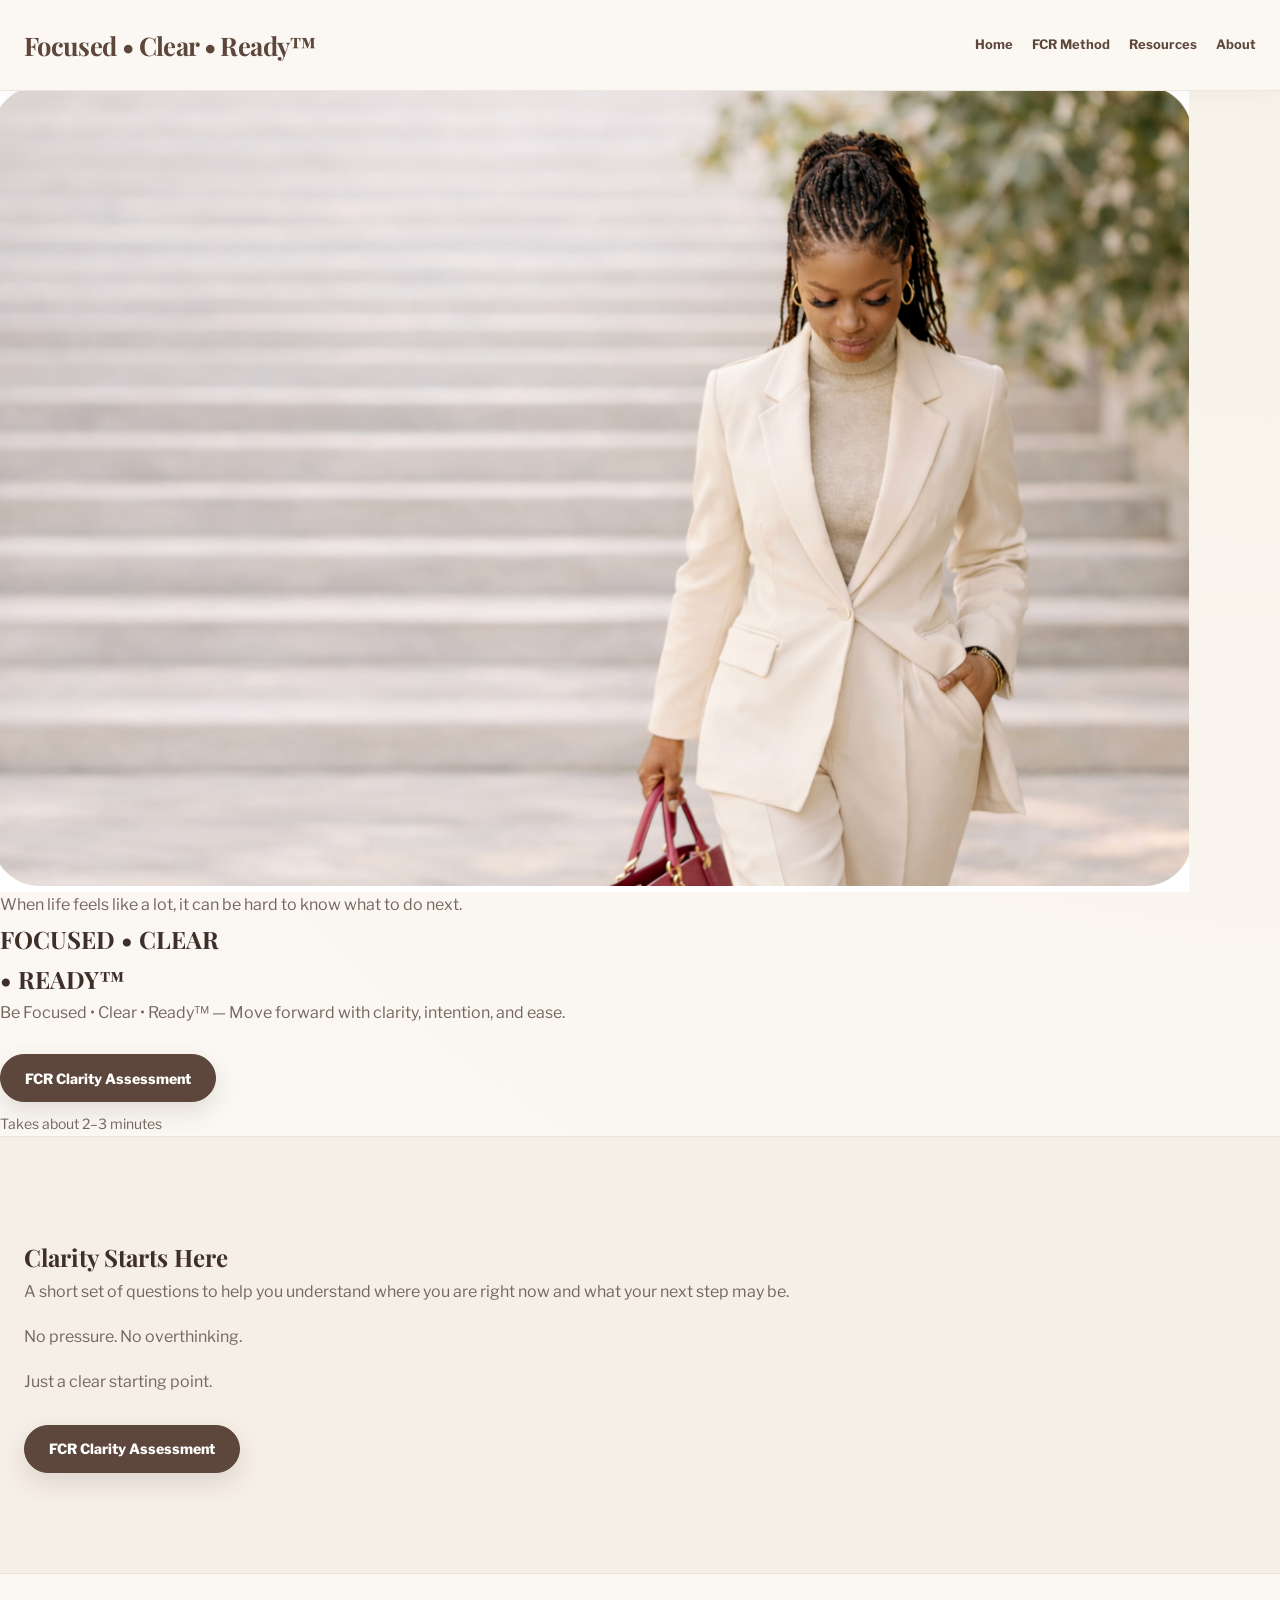
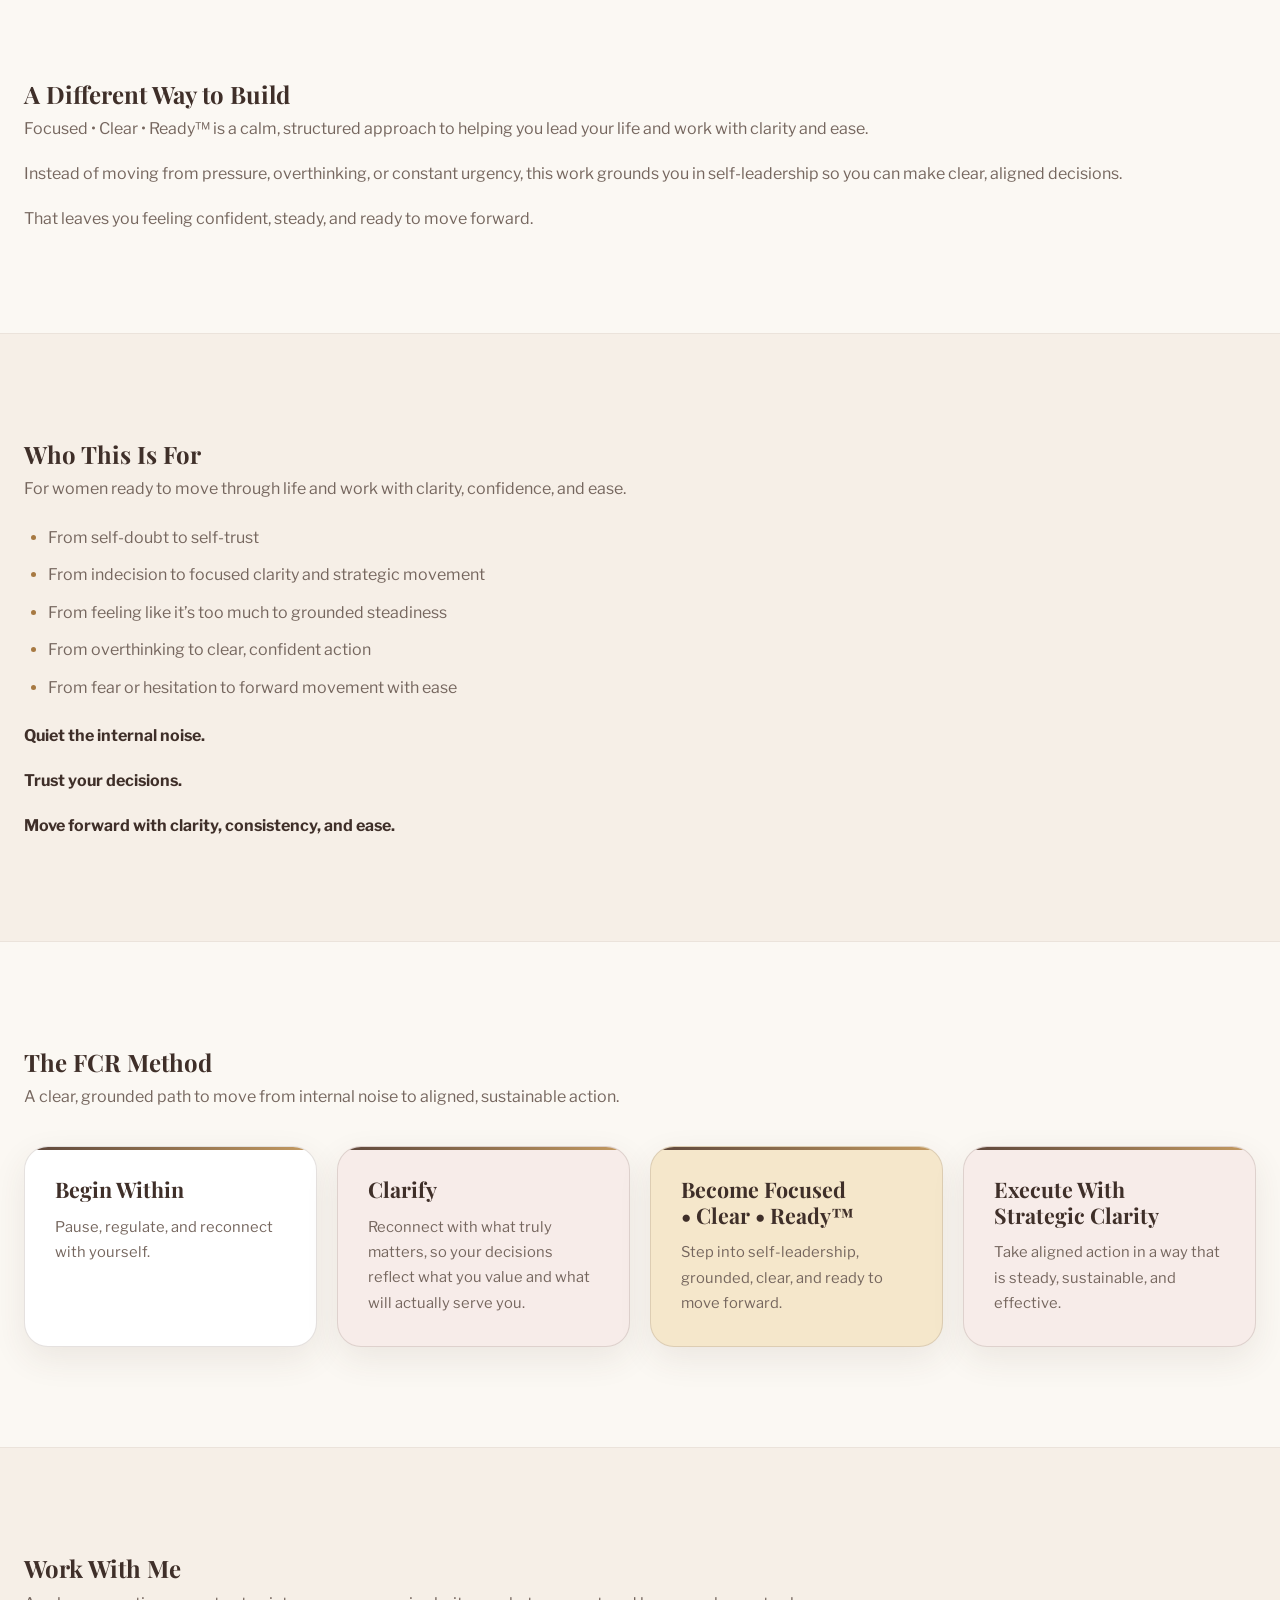
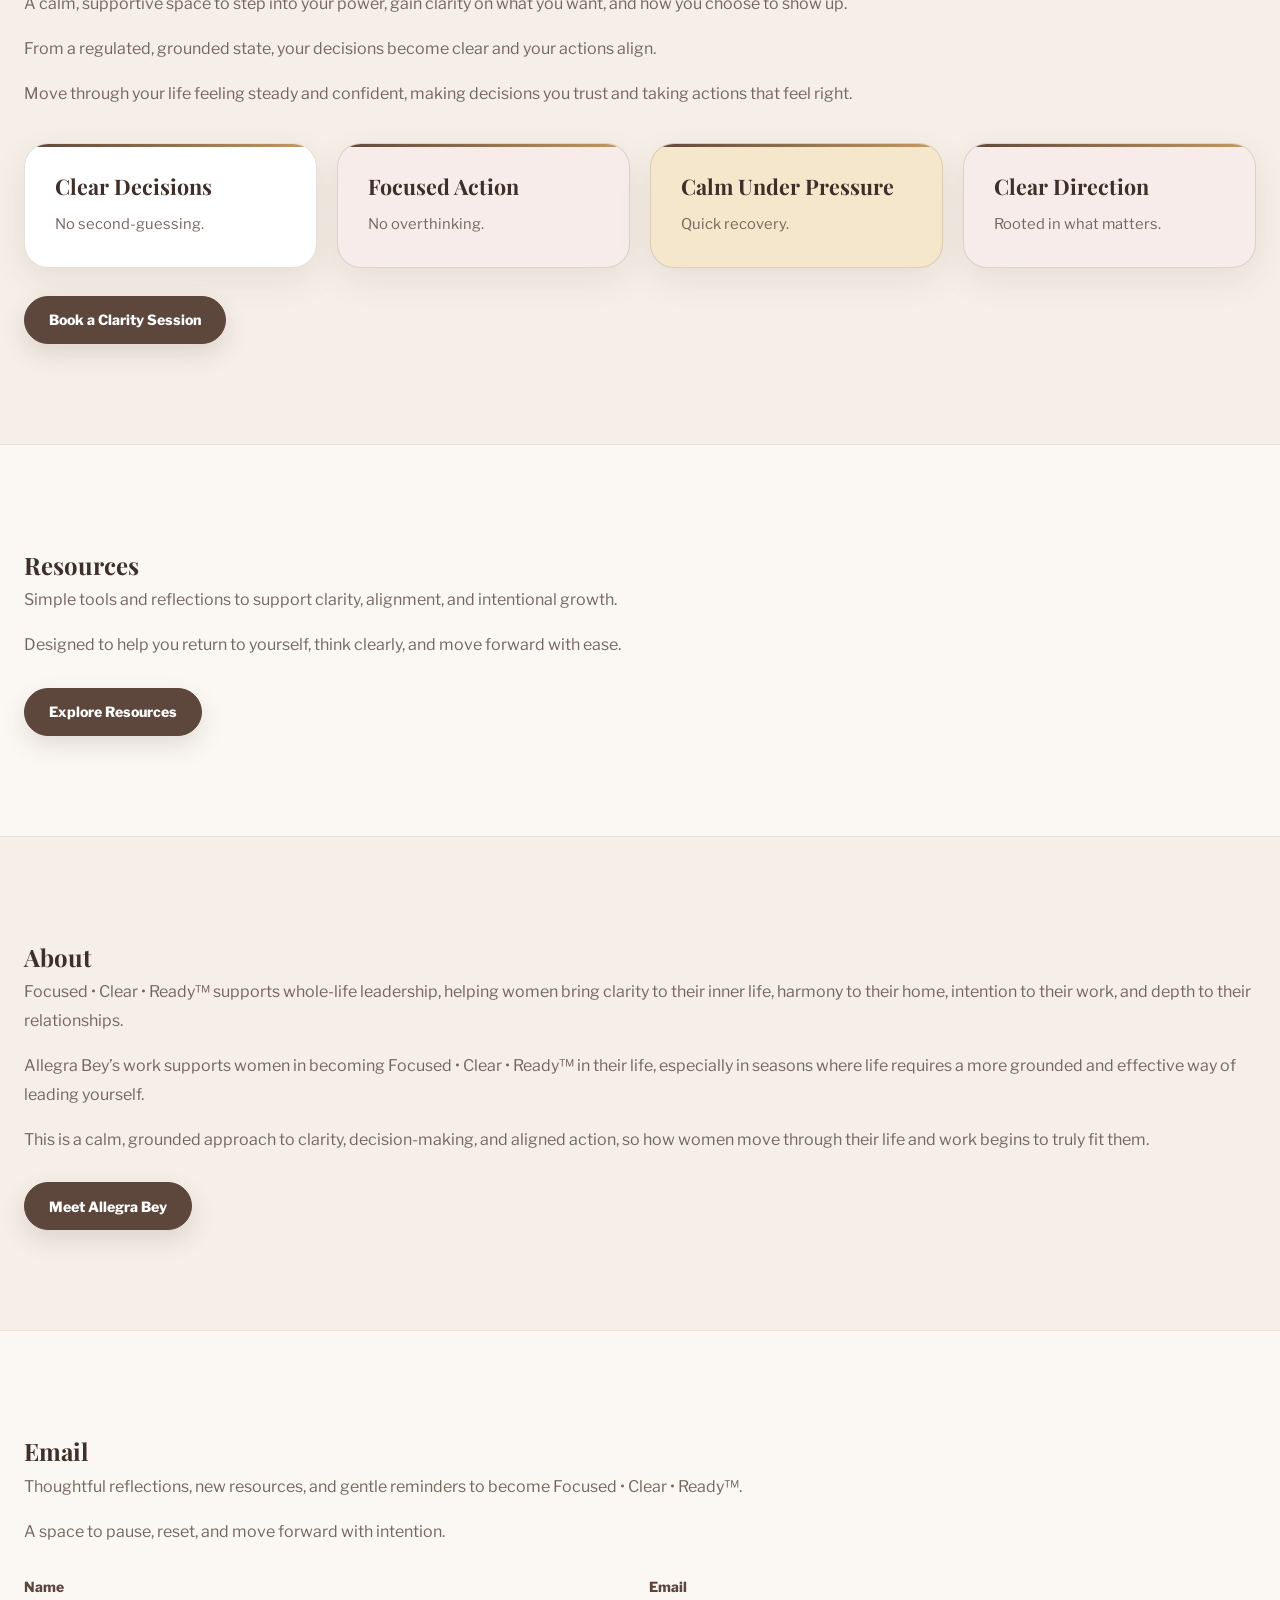
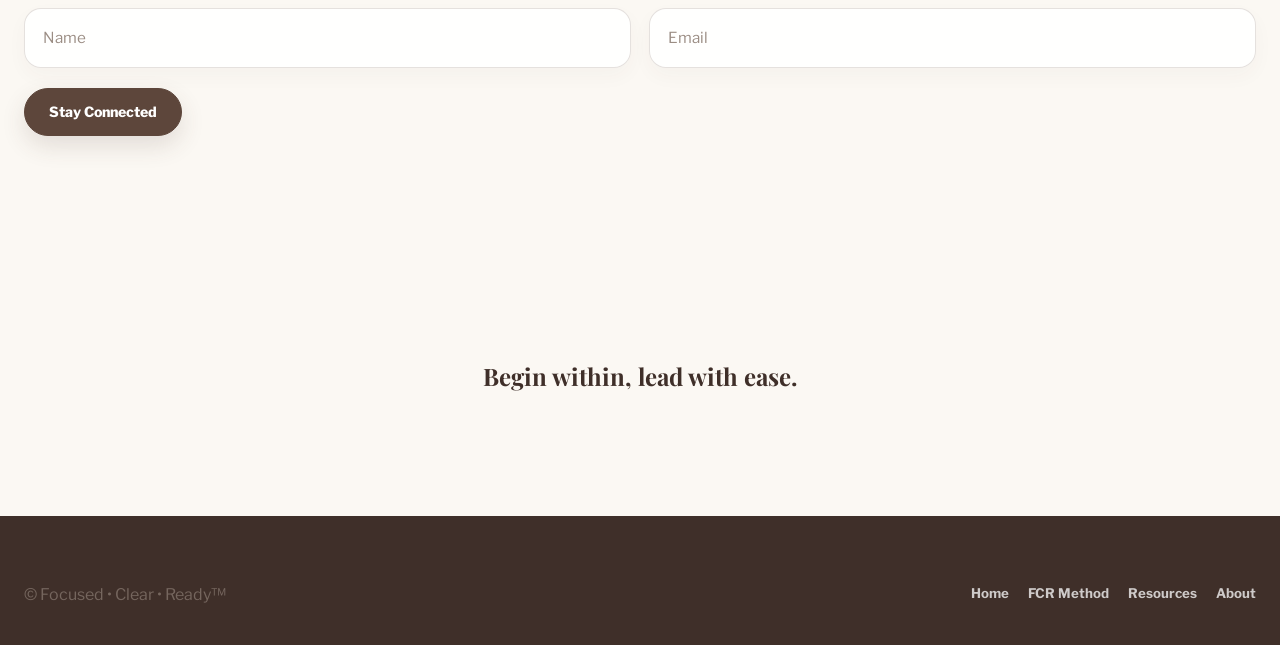
<file: index-old.html>
<!DOCTYPE html>
<html lang="en">
<head>
  <meta charset="UTF-8">
  <meta name="viewport" content="width=device-width, initial-scale=1.0">
  <title>Focused • Clear • Ready™</title>
  <link rel="preconnect" href="https://fonts.googleapis.com">
  <link rel="preconnect" href="https://fonts.gstatic.com" crossorigin>
  <link href="https://fonts.googleapis.com/css2?family=Libre+Franklin:wght@500;600;700;800&family=Playfair+Display:wght@400;500;600;700&display=swap" rel="stylesheet">
  <link rel="stylesheet" href="css/styles.css">
</head>

<body>

<header class="site-header">
  <div class="nav-container">
    <h1 class="logo">Focused • Clear • Ready™</h1>
    <nav class="nav">
      <a href="index.html">Home</a>
      <a href="method.html">FCR Method</a>
      <a href="resources.html">Resources</a>
      <a href="about.html">About</a>
    </nav>
  </div>
</header>

<section class="hero-bg">
  <div class="hero-bg-image">
    <img src="images/homepage-2.png" alt="">
  </div>
  <div class="hero-overlay"></div>

  <div class="hero-content">
    <p class="hero-subheadline">
      When life feels like a lot, it can be hard to know what to do next.
    </p>

    <h1>FOCUSED • CLEAR <br>• READY™</h1>

    <p class="hero-subheadline">
      Be Focused • Clear • Ready™ — Move forward with clarity, intention, and ease.
    </p>

    <div class="button-row">
      <a class="primary-button" href="https://form.jotform.com/222217613216143" target="_blank" rel="noopener">
        FCR Clarity Assessment
      </a>
    </div>

    <p style="margin-top: 10px; font-size: 14px;">
      Takes about 2–3 minutes
    </p>
  </div>
</section>

<section class="section light">
  <div class="container">
    <h2>Clarity Starts Here</h2>

    <p>
      A short set of questions to help you understand where you are right now and what your next step may be.
    </p>

    <p>
      No pressure. No overthinking.
    </p>

    <p>
      Just a clear starting point.
    </p>

    <div class="button-row">
      <a class="primary-button" href="https://form.jotform.com/222217613216143" target="_blank" rel="noopener">
        FCR Clarity Assessment
      </a>
    </div>
  </div>
</section>

<section class="section">
  <div class="container">
    <h2>A Different Way to Build</h2>

    <p>
      Focused • Clear • Ready™ is a calm, structured approach to helping you lead your life and work with clarity and ease.
    </p>

    <p>
      Instead of moving from pressure, overthinking, or constant urgency, this work grounds you in self-leadership so you can make clear, aligned decisions.
    </p>

    <p>
      That leaves you feeling confident, steady, and ready to move forward.
    </p>
  </div>
</section>

<section class="section light">
  <div class="container">
    <h2>Who This Is For</h2>

    <p>
      For women ready to move through life and work with clarity, confidence, and ease.
    </p>

    <ul class="section-list">
      <li>From self-doubt to self-trust</li>
      <li>From indecision to focused clarity and strategic movement</li>
      <li>From feeling like it’s too much to grounded steadiness</li>
      <li>From overthinking to clear, confident action</li>
      <li>From fear or hesitation to forward movement with ease</li>
    </ul>

    <p><strong>Quiet the internal noise.</strong></p>
    <p><strong>Trust your decisions.</strong></p>
    <p><strong>Move forward with clarity, consistency, and ease.</strong></p>
  </div>
</section>

<section class="section">
  <div class="container">
    <h2>The FCR Method</h2>

    <p>
      A clear, grounded path to move from internal noise to aligned, sustainable action.
    </p>

    <div class="method-grid">
      <div class="method-card">
        <h3>Begin Within</h3>
        <p>Pause, regulate, and reconnect with yourself.</p>
      </div>

      <div class="method-card">
        <h3>Clarify</h3>
        <p>Reconnect with what truly matters, so your decisions reflect what you value and what will actually serve you.</p>
      </div>

      <div class="method-card">
        <h3>Become Focused • Clear • Ready™</h3>
        <p>Step into self-leadership, grounded, clear, and ready to move forward.</p>
      </div>

      <div class="method-card">
        <h3>Execute With Strategic Clarity</h3>
        <p>Take aligned action in a way that is steady, sustainable, and effective.</p>
      </div>
    </div>
  </div>
</section>

<section class="section light">
  <div class="container">
    <h2>Work With Me</h2>

    <p>
      A calm, supportive space to step into your power, gain clarity on what you want, and how you choose to show up.
    </p>

    <p>
      From a regulated, grounded state, your decisions become clear and your actions align.
    </p>

    <p>
      Move through your life feeling steady and confident, making decisions you trust and taking actions that feel right.
    </p>

    <div class="method-grid">
      <div class="method-card">
        <h3>Clear Decisions</h3>
        <p>No second-guessing.</p>
      </div>

      <div class="method-card">
        <h3>Focused Action</h3>
        <p>No overthinking.</p>
      </div>

      <div class="method-card">
        <h3>Calm Under Pressure</h3>
        <p>Quick recovery.</p>
      </div>

      <div class="method-card">
        <h3>Clear Direction</h3>
        <p>Rooted in what matters.</p>
      </div>
    </div>

    <div class="button-row">
      <a class="primary-button" href="https://calendly.com/fcrlife-info/30min" target="_blank" rel="noopener">
        Book a Clarity Session
      </a>
    </div>
  </div>
</section>

<section class="section">
  <div class="container">
    <h2>Resources</h2>

    <p>
      Simple tools and reflections to support clarity, alignment, and intentional growth.
    </p>

    <p>
      Designed to help you return to yourself, think clearly, and move forward with ease.
    </p>

    <div class="button-row">
      <a class="primary-button" href="resources.html">Explore Resources</a>
    </div>
  </div>
</section>

<section class="section light">
  <div class="container">
    <h2>About</h2>

    <p>
      Focused • Clear • Ready™ supports whole-life leadership, helping women bring clarity to their inner life, harmony to their home, intention to their work, and depth to their relationships.
    </p>

    <p>
      Allegra Bey’s work supports women in becoming Focused • Clear • Ready™ in their life, especially in seasons where life requires a more grounded and effective way of leading yourself.
    </p>

    <p>
      This is a calm, grounded approach to clarity, decision-making, and aligned action, so how women move through their life and work begins to truly fit them.
    </p>

    <div class="button-row">
      <a class="primary-button" href="about.html">Meet Allegra Bey</a>
    </div>
  </div>
</section>

<section class="section">
  <div class="container">
    <h2>Email</h2>

    <p>
      Thoughtful reflections, new resources, and gentle reminders to become Focused • Clear • Ready™.
    </p>

    <p>
      A space to pause, reset, and move forward with intention.
    </p>

    <form class="form-wrap">
      <div class="form-grid">
        <div class="form-field">
          <label for="quiet-name">Name</label>
          <input id="quiet-name" type="text" placeholder="Name">
        </div>

        <div class="form-field">
          <label for="quiet-email">Email</label>
          <input id="quiet-email" type="email" placeholder="Email">
        </div>
      </div>

      <div class="form-actions">
        <button class="form-button" type="button">Stay Connected</button>
      </div>
    </form>
  </div>
</section>

<section class="section signature">
  <div class="container">
    <h2>Begin within, lead with ease.</h2>
  </div>
</section>

<footer class="site-footer">
  <div class="footer-container">
    <p>© Focused • Clear • Ready™</p>
    <nav>
      <a href="index.html">Home</a>
      <a href="method.html">FCR Method</a>
      <a href="resources.html">Resources</a>
      <a href="about.html">About</a>
    </nav>
  </div>
</footer>

</body>
</html>
</file>
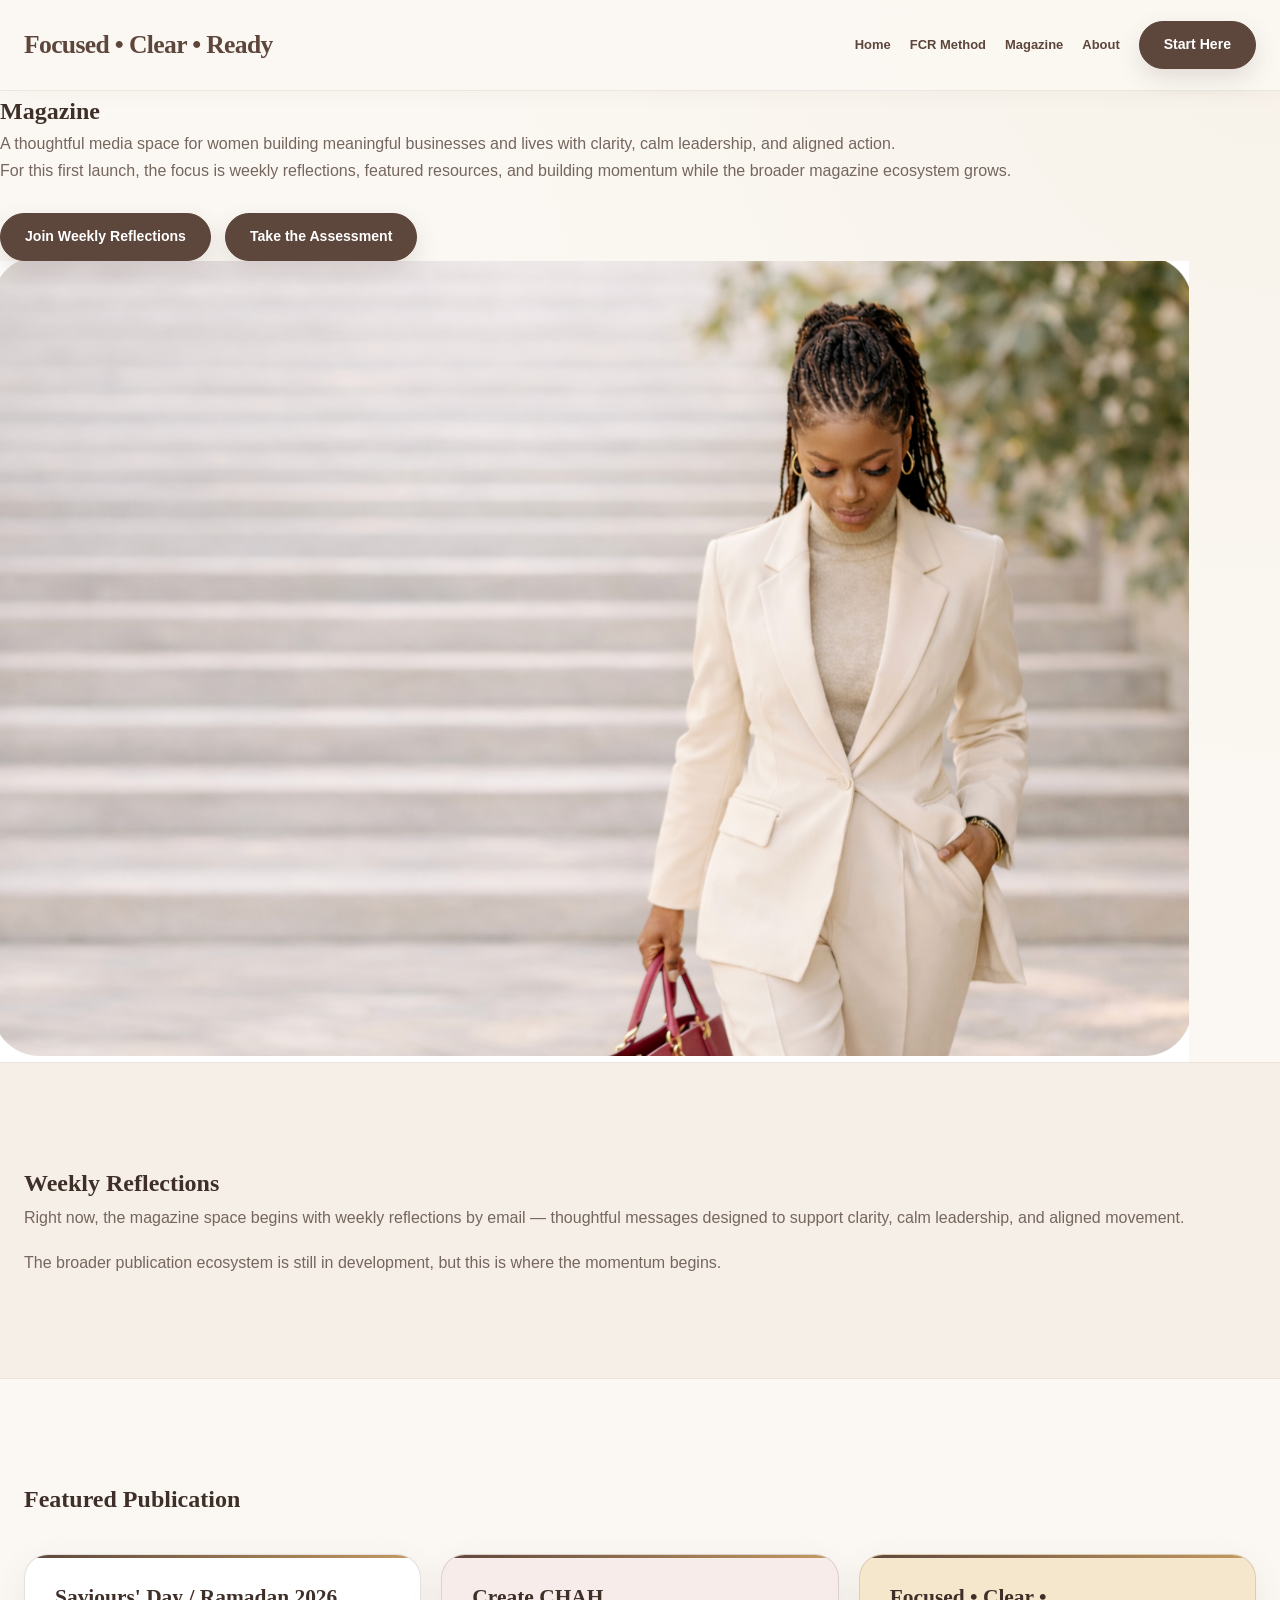
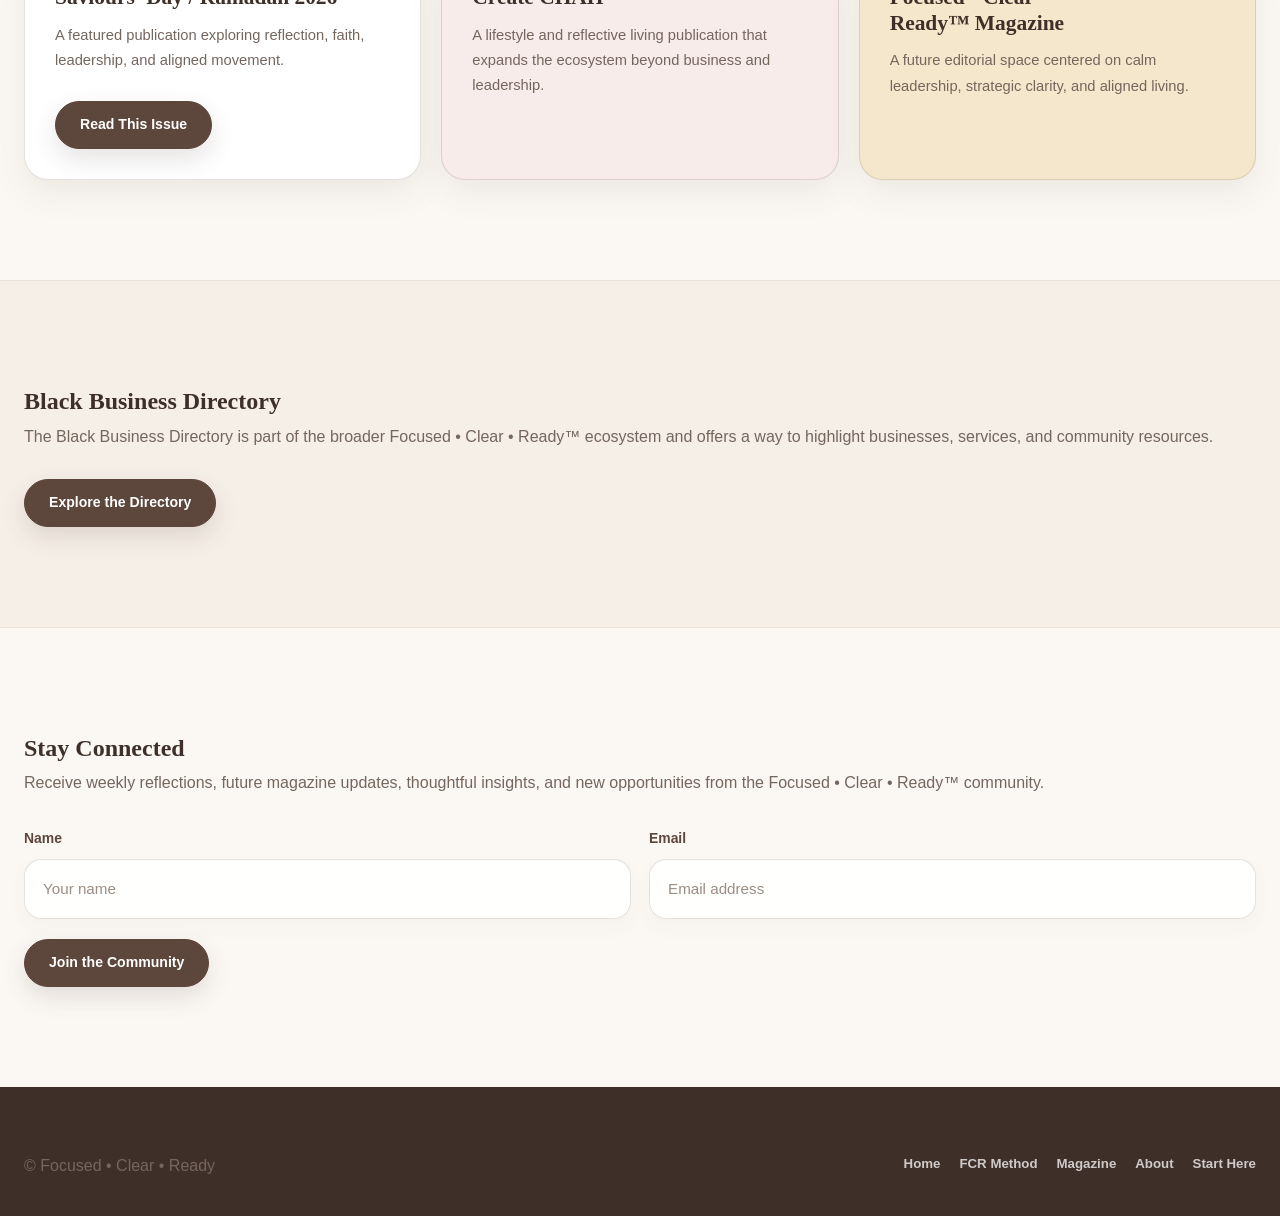
<file: magazine.html>
<!DOCTYPE html>
<html lang="en">
<head>
  <meta charset="UTF-8">
  <meta name="viewport" content="width=device-width, initial-scale=1.0">
  <title>Magazine — Focused • Clear • Ready</title>
  <link rel="preconnect" href="https://fonts.googleapis.com">
  <link rel="preconnect" href="https://fonts.gstatic.com" crossorigin>
  <link href="https://fonts.googleapis.com/css2?family=Montserrat:wght@400;500;600;700;800&display=swap" rel="stylesheet">
  <link rel="stylesheet" href="css/styles.css">
</head>
<body>

<header class="site-header">
  <div class="nav-container">
    <h1 class="logo">Focused • Clear • Ready</h1>

    <nav class="nav">
      <a href="index.html">Home</a>
      <a href="method.html">FCR Method</a>
      <a href="magazine.html">Magazine</a>
      <a href="about.html">About</a>
      <a class="cta-button" href="start-here.html">Start Here</a>
    </nav>
  </div>
</header>

<section class="hero">
  <div class="hero-text">
    <h1>Magazine</h1>

    <p class="hero-subheadline">
      A thoughtful media space for women building meaningful businesses and lives with clarity, calm leadership, and aligned action.
    </p>

    <p class="hero-intro">
      For this first launch, the focus is weekly reflections, featured resources, and building momentum while the broader magazine ecosystem grows.
    </p>

    <div class="button-row">
      <a class="primary-button" href="#">Join Weekly Reflections</a>
      <a class="cta-button" href="start-here.html">Take the Assessment</a>
    </div>
  </div>

  <div class="hero-image">
    <img src="images/homepage-2.png" alt="Focused Clear Ready magazine image">
  </div>
</section>

<section class="section light">
  <div class="container">
    <h2>Weekly Reflections</h2>

    <p>
      Right now, the magazine space begins with weekly reflections by email — thoughtful messages designed to support clarity, calm leadership, and aligned movement.
    </p>

    <p>
      The broader publication ecosystem is still in development, but this is where the momentum begins.
    </p>
  </div>
</section>

<section class="section">
  <div class="container">
    <h2>Featured Publication</h2>

    <div class="method-grid three-up">
      <div class="method-card">
        <h3>Saviours' Day / Ramadan 2026</h3>
        <p>
          A featured publication exploring reflection, faith, leadership, and aligned movement.
        </p>

        <div class="button-row">
          <a class="primary-button" href="https://custommade.fcrprosvc.com/savioursdayramadan2026" target="_blank">Read This Issue</a>
        </div>
      </div>

      <div class="method-card">
        <h3>Create CHAH</h3>
        <p>
          A lifestyle and reflective living publication that expands the ecosystem beyond business and leadership.
        </p>
      </div>

      <div class="method-card">
        <h3>Focused • Clear • Ready™ Magazine</h3>
        <p>
          A future editorial space centered on calm leadership, strategic clarity, and aligned living.
        </p>
      </div>
    </div>
  </div>
</section>

<section class="section light">
  <div class="container">
    <h2>Black Business Directory</h2>

    <p>
      The Black Business Directory is part of the broader Focused • Clear • Ready™ ecosystem and offers a way to highlight businesses, services, and community resources.
    </p>

    <div class="button-row">
      <a class="primary-button" href="#">Explore the Directory</a>
    </div>
  </div>
</section>

<section class="section">
  <div class="container">
    <h2>Stay Connected</h2>

    <p>
      Receive weekly reflections, future magazine updates, thoughtful insights, and new opportunities from the Focused • Clear • Ready™ community.
    </p>

    <form class="form-wrap">
      <div class="form-grid">
        <div class="form-field">
          <label for="newsletter-name">Name</label>
          <input id="newsletter-name" type="text" placeholder="Your name">
        </div>

        <div class="form-field">
          <label for="newsletter-email">Email</label>
          <input id="newsletter-email" type="email" placeholder="Email address">
        </div>
      </div>

      <div class="form-actions">
        <button class="form-button" type="submit">Join the Community</button>
      </div>
    </form>
  </div>
</section>

<footer class="site-footer">
  <div class="footer-container">
    <p>© Focused • Clear • Ready</p>

    <nav>
      <a href="index.html">Home</a>
      <a href="method.html">FCR Method</a>
      <a href="magazine.html">Magazine</a>
      <a href="about.html">About</a>
      <a href="start-here.html">Start Here</a>
    </nav>
  </div>
</footer>

</body>
</html>
</file>
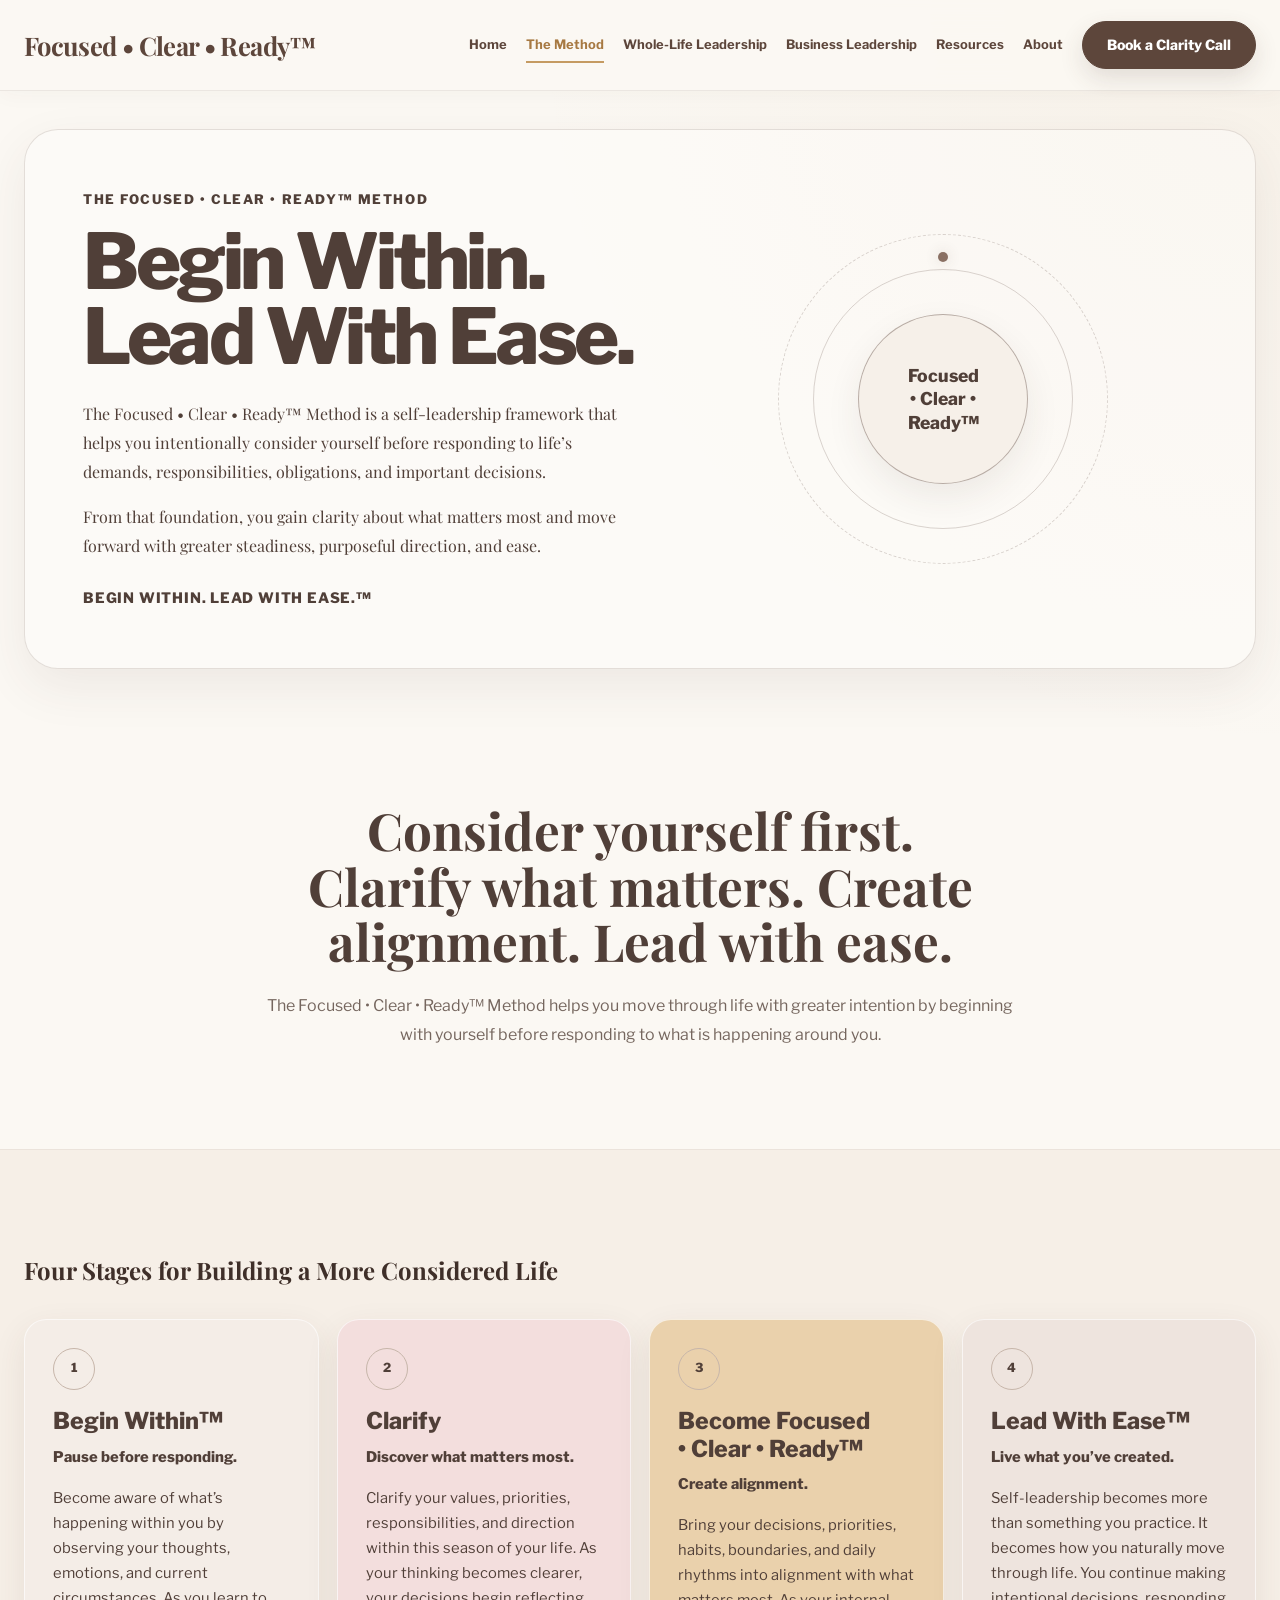
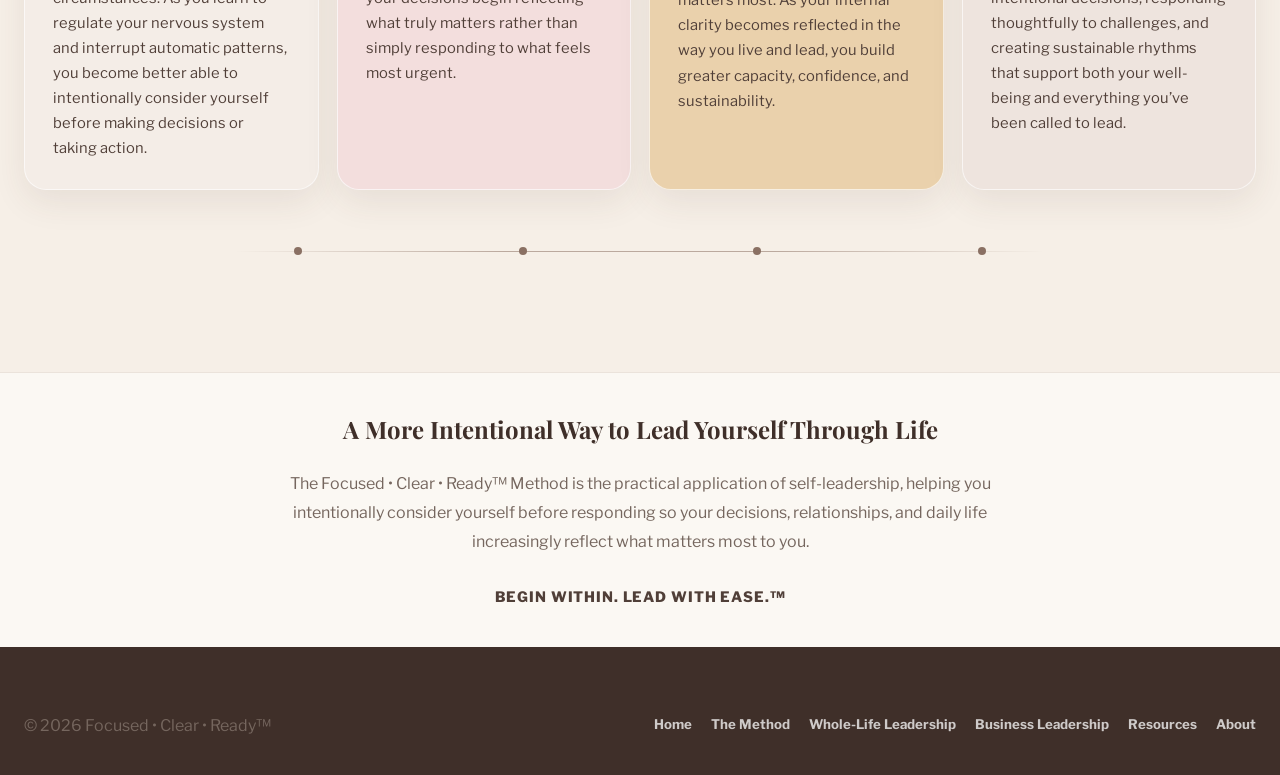
<file: method.html>
<!DOCTYPE html>
<html lang="en">

<head>
  <meta charset="UTF-8">

  <meta
    name="viewport"
    content="width=device-width, initial-scale=1.0"
  >

  <meta
    name="description"
    content="Explore the Focused • Clear • Ready™ Method, a self-leadership framework designed to help you consider yourself, gain clarity, create alignment, and lead with greater ease."
  >

  <title>
    The Method | Focused • Clear • Ready™
  </title>

  <link rel="preconnect" href="https://fonts.googleapis.com">

  <link
    rel="preconnect"
    href="https://fonts.gstatic.com"
    crossorigin
  >

  <link
    href="https://fonts.googleapis.com/css2?family=Libre+Franklin:wght@400;500;600;700;800&family=Playfair+Display:wght@400;500;600;700&display=swap"
    rel="stylesheet"
  >

  <link
    rel="stylesheet"
    href="css/styles.css"
  >

  <style>

    /* =====================================================
       METHOD PAGE V1 RESTORATION
    ===================================================== */

    .method-v1-hero {
      width:
        min(
          var(--max-width),
          calc(100% - 48px)
        );

      margin:
        38px
        auto
        34px;

      display: grid;

      grid-template-columns:
        minmax(0, 1.05fr)
        minmax(320px, 0.95fr);

      align-items: center;

      gap: 46px;

      border:
        1px solid
        var(--line);

      border-radius: 34px;

      padding: 58px;

      background:
        rgba(255, 255, 255, 0.34);

      box-shadow:
        var(--shadow-soft);

      overflow: hidden;
    }

    .method-v1-copy h1 {
      margin-bottom: 24px;

      color: var(--text);

      font-family:
        "Libre Franklin",
        Arial,
        sans-serif;

      font-size:
        clamp(
          3rem,
          6vw,
          5rem
        );

      font-weight: 800;

      line-height: 0.98;

      letter-spacing: -0.045em;
    }

    .method-v1-kicker {
      margin-bottom: 14px;

      color: var(--text);

      font-family:
        "Libre Franklin",
        Arial,
        sans-serif;

      font-size: 0.82rem;

      font-weight: 800;

      letter-spacing: 0.12em;

      text-transform: uppercase;
    }

    .method-v1-intro {
      max-width: 720px;

      color: var(--muted);

      font-family:
        "Playfair Display",
        Georgia,
        serif;

      font-size: 1rem;

      line-height: 1.82;
    }

    .method-v1-intro + .method-v1-intro {
      margin-top: 16px;
    }

    .method-v1-signature {
      margin-top: 26px;

      color: var(--text);

      font-family:
        "Libre Franklin",
        Arial,
        sans-serif;

      font-size: 0.9rem;

      font-weight: 800;

      letter-spacing: 0.055em;
    }

    .method-v1-motion {
      min-height: 360px;

      position: relative;

      display: grid;
      place-items: center;
    }

    .method-v1-center {
      width: 170px;
      height: 170px;

      position: relative;
      z-index: 3;

      display: grid;
      place-items: center;

      border:
        1px solid
        rgba(90, 70, 61, 0.4);

      border-radius: 50%;

      background:
        rgba(246, 239, 232, 0.9);

      box-shadow:
        0 14px 35px
        rgba(63, 45, 36, 0.08);

      text-align: center;
    }

    .method-v1-center span {
      max-width: 120px;

      color: var(--text);

      font-family:
        "Libre Franklin",
        Arial,
        sans-serif;

      font-size: 1.1rem;

      font-weight: 800;

      line-height: 1.35;
    }

    .method-v1-orbit {
      position: absolute;

      border:
        1px solid
        rgba(90, 70, 61, 0.22);

      border-radius: 50%;

      pointer-events: none;
    }

    .method-v1-orbit.one {
      width: 260px;
      height: 260px;

      animation:
        method-v1-spin-reverse
        58s
        linear
        infinite;
    }

    .method-v1-orbit.two {
      width: 330px;
      height: 330px;

      border-style: dashed;

      animation:
        method-v1-spin
        36s
        linear
        infinite;
    }

    .method-v1-orbit-dot {
      width: 10px;
      height: 10px;

      position: absolute;

      top: 17px;
      left: 50%;

      border-radius: 50%;

      background: #8a7063;

      box-shadow:
        0 0 14px
        rgba(90, 70, 61, 0.2);

      transform:
        translateX(-50%);
    }

    @keyframes method-v1-spin {
      to {
        transform: rotate(360deg);
      }
    }

    @keyframes method-v1-spin-reverse {
      to {
        transform: rotate(-360deg);
      }
    }

    .method-definition-v1 {
      max-width: 900px;

      margin:
        0
        auto;

      text-align: center;
    }

    .method-definition-v1 h2 {
      max-width: 850px;

      margin:
        0
        auto
        22px;

      color: var(--text);

      font-size:
        clamp(
          2rem,
          4vw,
          3.4rem
        );

      line-height: 1.08;
    }

    .method-definition-v1 p {
      max-width: 760px !important;

      margin:
        0
        auto;
    }

    .method-stage-grid-v1 {
      display: grid;

      grid-template-columns:
        repeat(
          4,
          minmax(0, 1fr)
        );

      gap: 18px;

      margin-top: 28px;
    }

    .method-stage-v1 {
      min-height: 100%;

      border:
        1px solid
        rgba(255, 255, 255, 0.65);

      border-radius: 22px;

      padding: 28px;

      box-shadow:
        var(--shadow-card);

      transition:
        transform 0.25s ease,
        box-shadow 0.25s ease;
    }

    .method-stage-v1:nth-child(1) {
      background: #f4ede7;
    }

    .method-stage-v1:nth-child(2) {
      background: #f3dedd;
    }

    .method-stage-v1:nth-child(3) {
      background: #ead1ac;
    }

    .method-stage-v1:nth-child(4) {
      background: #eee4de;
    }

    .method-stage-v1:hover {
      transform:
        translateY(-6px);

      box-shadow:
        0 18px 40px
        rgba(63, 45, 36, 0.1);
    }

    .method-stage-number-v1 {
      display: inline-grid;

      width: 42px;
      height: 42px;

      margin-bottom: 18px;

      place-items: center;

      border:
        1px solid
        #c7b6aa;

      border-radius: 50%;

      color: var(--text);

      font-size: 0.78rem;

      font-weight: 800;
    }

    .method-stage-v1 h3 {
      margin-bottom: 9px;

      color: var(--text);

      font-size:
        clamp(
          1.15rem,
          2vw,
          1.45rem
        );

      font-weight: 800;

      line-height: 1.2;
    }

    .method-stage-tagline-v1 {
      margin-bottom: 14px !important;

      color: var(--text) !important;

      font-family:
        "Libre Franklin",
        Arial,
        sans-serif !important;

      font-size: 0.82rem !important;

      font-weight: 800;
    }

    .method-stage-v1 p {
      color: var(--text) !important;

      font-size: 0.92rem !important;

      line-height: 1.7 !important;
    }

    .method-path-v1 {
      max-width: 900px;

      height: 42px;

      margin:
        40px
        auto
        0;

      position: relative;
    }

    .method-path-line-v1 {
      position: absolute;

      top: 50%;
      right: 5%;
      left: 5%;

      height: 1px;

      background:
        linear-gradient(
          90deg,
          transparent,
          #bba99e,
          #bba99e,
          transparent
        );
    }

    .method-path-dot-v1 {
      width: 8px;
      height: 8px;

      position: absolute;

      top: 50%;

      border-radius: 50%;

      background: #8a7063;

      transform:
        translate(
          -50%,
          -50%
        );
    }

    .method-path-dot-v1:nth-child(2) {
      left: 12%;
    }

    .method-path-dot-v1:nth-child(3) {
      left: 37%;
    }

    .method-path-dot-v1:nth-child(4) {
      left: 63%;
    }

    .method-path-dot-v1:nth-child(5) {
      left: 88%;
    }

    .method-closing-v1 {
      padding:
        36px
        0;
    }

    .method-closing-v1 .container {
      text-align: center;
    }

    .method-closing-v1 h2 {
      max-width: 800px;

      margin:
        0
        auto
        20px;
    }

    .method-closing-v1 p {
      max-width: 720px !important;

      margin:
        0
        auto;
    }

    .method-closing-brand-v1 {
      margin-top: 28px !important;

      color: var(--text) !important;

      font-family:
        "Libre Franklin",
        Arial,
        sans-serif !important;

      font-size: 0.9rem !important;

      font-weight: 800;

      letter-spacing: 0.06em;
    }

    @media (max-width: 1050px) {

      .method-stage-grid-v1 {
        grid-template-columns:
          repeat(
            2,
            minmax(0, 1fr)
          );
      }

    }

    @media (max-width: 900px) {

      .method-v1-hero {
        grid-template-columns: 1fr;
      }

    }

    @media (max-width: 760px) {

      .method-v1-hero {
        width:
          min(
            var(--max-width),
            calc(100% - 28px)
          );

        margin-top: 24px;

        padding: 30px;
      }

      .method-v1-copy h1 {
        font-size:
          clamp(
            2.7rem,
            13vw,
            4rem
          );
      }

      .method-v1-motion {
        min-height: 300px;
      }

      .method-v1-center {
        width: 140px;
        height: 140px;
      }

      .method-v1-orbit.one {
        width: 215px;
        height: 215px;
      }

      .method-v1-orbit.two {
        width: 270px;
        height: 270px;
      }

      .method-stage-grid-v1 {
        grid-template-columns: 1fr;
      }

      .method-path-v1 {
        display: none;
      }

    }

    @media (prefers-reduced-motion: reduce) {

      .method-v1-orbit {
        animation: none !important;
      }

    }

  </style>
</head>


<body>


<header class="site-header">

  <div class="nav-container">

    <a
      class="logo"
      href="index.html"
      aria-label="Focused Clear Ready home"
    >
      Focused • Clear • Ready™
    </a>


    <nav
      class="nav"
      aria-label="Primary navigation"
    >

      <a href="index.html">
        Home
      </a>

      <a
        href="method.html"
        aria-current="page"
      >
        The Method
      </a>

      <a href="whole-life.html">
        Whole-Life Leadership
      </a>

      <a href="business-leadership.html">
        Business Leadership
      </a>

      <a href="resources.html">
        Resources
      </a>

      <a href="about.html">
        About
      </a>

      <a
        class="cta-button"
        href="https://calendly.com/fcrlife-info/30min"
        target="_blank"
        rel="noopener"
      >
        Book a Clarity Call
      </a>

    </nav>

  </div>

</header>



<main>


<!-- HERO -->

<section class="method-v1-hero">

  <div class="method-v1-copy">

    <p class="method-v1-kicker">
      The Focused • Clear • Ready™ Method
    </p>

    <h1>
      Begin Within.<br>
      Lead With Ease.
    </h1>

    <p class="method-v1-intro">
      The Focused • Clear • Ready™ Method is a self-leadership
      framework that helps you intentionally consider yourself
      before responding to life’s demands, responsibilities,
      obligations, and important decisions.
    </p>

    <p class="method-v1-intro">
      From that foundation, you gain clarity about what matters
      most and move forward with greater steadiness, purposeful
      direction, and ease.
    </p>

    <p class="method-v1-signature">
      BEGIN WITHIN. LEAD WITH EASE.™
    </p>

  </div>


  <div
    class="method-v1-motion"
    aria-hidden="true"
  >

    <div class="method-v1-orbit one"></div>

    <div class="method-v1-orbit two">
      <span class="method-v1-orbit-dot"></span>
    </div>

    <div class="method-v1-center">

      <span>
        Focused<br>
        • Clear •<br>
        Ready™
      </span>

    </div>

  </div>

</section>



<!-- METHOD DEFINITION -->

<section class="section">

  <div class="container">

    <div class="method-definition-v1">

      <h2>
        Consider yourself first.
        Clarify what matters.
        Create alignment.
        Lead with ease.
      </h2>

      <p>
        The Focused • Clear • Ready™ Method helps you move
        through life with greater intention by beginning with
        yourself before responding to what is happening around you.
      </p>

    </div>

  </div>

</section>



<!-- FOUR METHOD STAGES -->

<section
  class="section light"
  id="four-phases"
>

  <div class="container">

    <h2>
      Four Stages for Building a More Considered Life
    </h2>


    <div class="method-stage-grid-v1">


      <article class="method-stage-v1">

        <div class="method-stage-number-v1">
          1
        </div>

        <h3>
          Begin Within™
        </h3>

        <p class="method-stage-tagline-v1">
          Pause before responding.
        </p>

        <p>
          Become aware of what’s happening within you by observing
          your thoughts, emotions, and current circumstances.
          As you learn to regulate your nervous system and interrupt
          automatic patterns, you become better able to intentionally
          consider yourself before making decisions or taking action.
        </p>

      </article>


      <article class="method-stage-v1">

        <div class="method-stage-number-v1">
          2
        </div>

        <h3>
          Clarify
        </h3>

        <p class="method-stage-tagline-v1">
          Discover what matters most.
        </p>

        <p>
          Clarify your values, priorities, responsibilities, and
          direction within this season of your life. As your thinking
          becomes clearer, your decisions begin reflecting what truly
          matters rather than simply responding to what feels most urgent.
        </p>

      </article>


      <article class="method-stage-v1">

        <div class="method-stage-number-v1">
          3
        </div>

        <h3>
          Become Focused • Clear • Ready™
        </h3>

        <p class="method-stage-tagline-v1">
          Create alignment.
        </p>

        <p>
          Bring your decisions, priorities, habits, boundaries,
          and daily rhythms into alignment with what matters most.
          As your internal clarity becomes reflected in the way you
          live and lead, you build greater capacity, confidence,
          and sustainability.
        </p>

      </article>


      <article class="method-stage-v1">

        <div class="method-stage-number-v1">
          4
        </div>

        <h3>
          Lead With Ease™
        </h3>

        <p class="method-stage-tagline-v1">
          Live what you’ve created.
        </p>

        <p>
          Self-leadership becomes more than something you practice.
          It becomes how you naturally move through life. You continue
          making intentional decisions, responding thoughtfully to
          challenges, and creating sustainable rhythms that support
          both your well-being and everything you’ve been called to lead.
        </p>

      </article>

    </div>


    <div
      class="method-path-v1"
      aria-hidden="true"
    >

      <div class="method-path-line-v1"></div>

      <span class="method-path-dot-v1"></span>
      <span class="method-path-dot-v1"></span>
      <span class="method-path-dot-v1"></span>
      <span class="method-path-dot-v1"></span>

    </div>

  </div>

</section>



<!-- CLOSING -->

<section class="method-closing-v1 section">

  <div class="container">

    <h2>
      A More Intentional Way to Lead Yourself Through Life
    </h2>

    <p>
      The Focused • Clear • Ready™ Method is the practical
      application of self-leadership, helping you intentionally
      consider yourself before responding so your decisions,
      relationships, and daily life increasingly reflect what
      matters most to you.
    </p>

    <p class="method-closing-brand-v1">
      BEGIN WITHIN. LEAD WITH EASE.™
    </p>

  </div>

</section>


</main>



<footer class="site-footer">

  <div class="footer-container">

    <div>

      <p>
        © 2026 Focused • Clear • Ready™
      </p>

    </div>


    <nav aria-label="Footer navigation">

      <a href="index.html">
        Home
      </a>

      <a href="method.html">
        The Method
      </a>

      <a href="whole-life.html">
        Whole-Life Leadership
      </a>

      <a href="business-leadership.html">
        Business Leadership
      </a>

      <a href="resources.html">
        Resources
      </a>

      <a href="about.html">
        About
      </a>

    </nav>

  </div>

</footer>


<script src="js/main.js"></script>


</body>

</html>
</file>
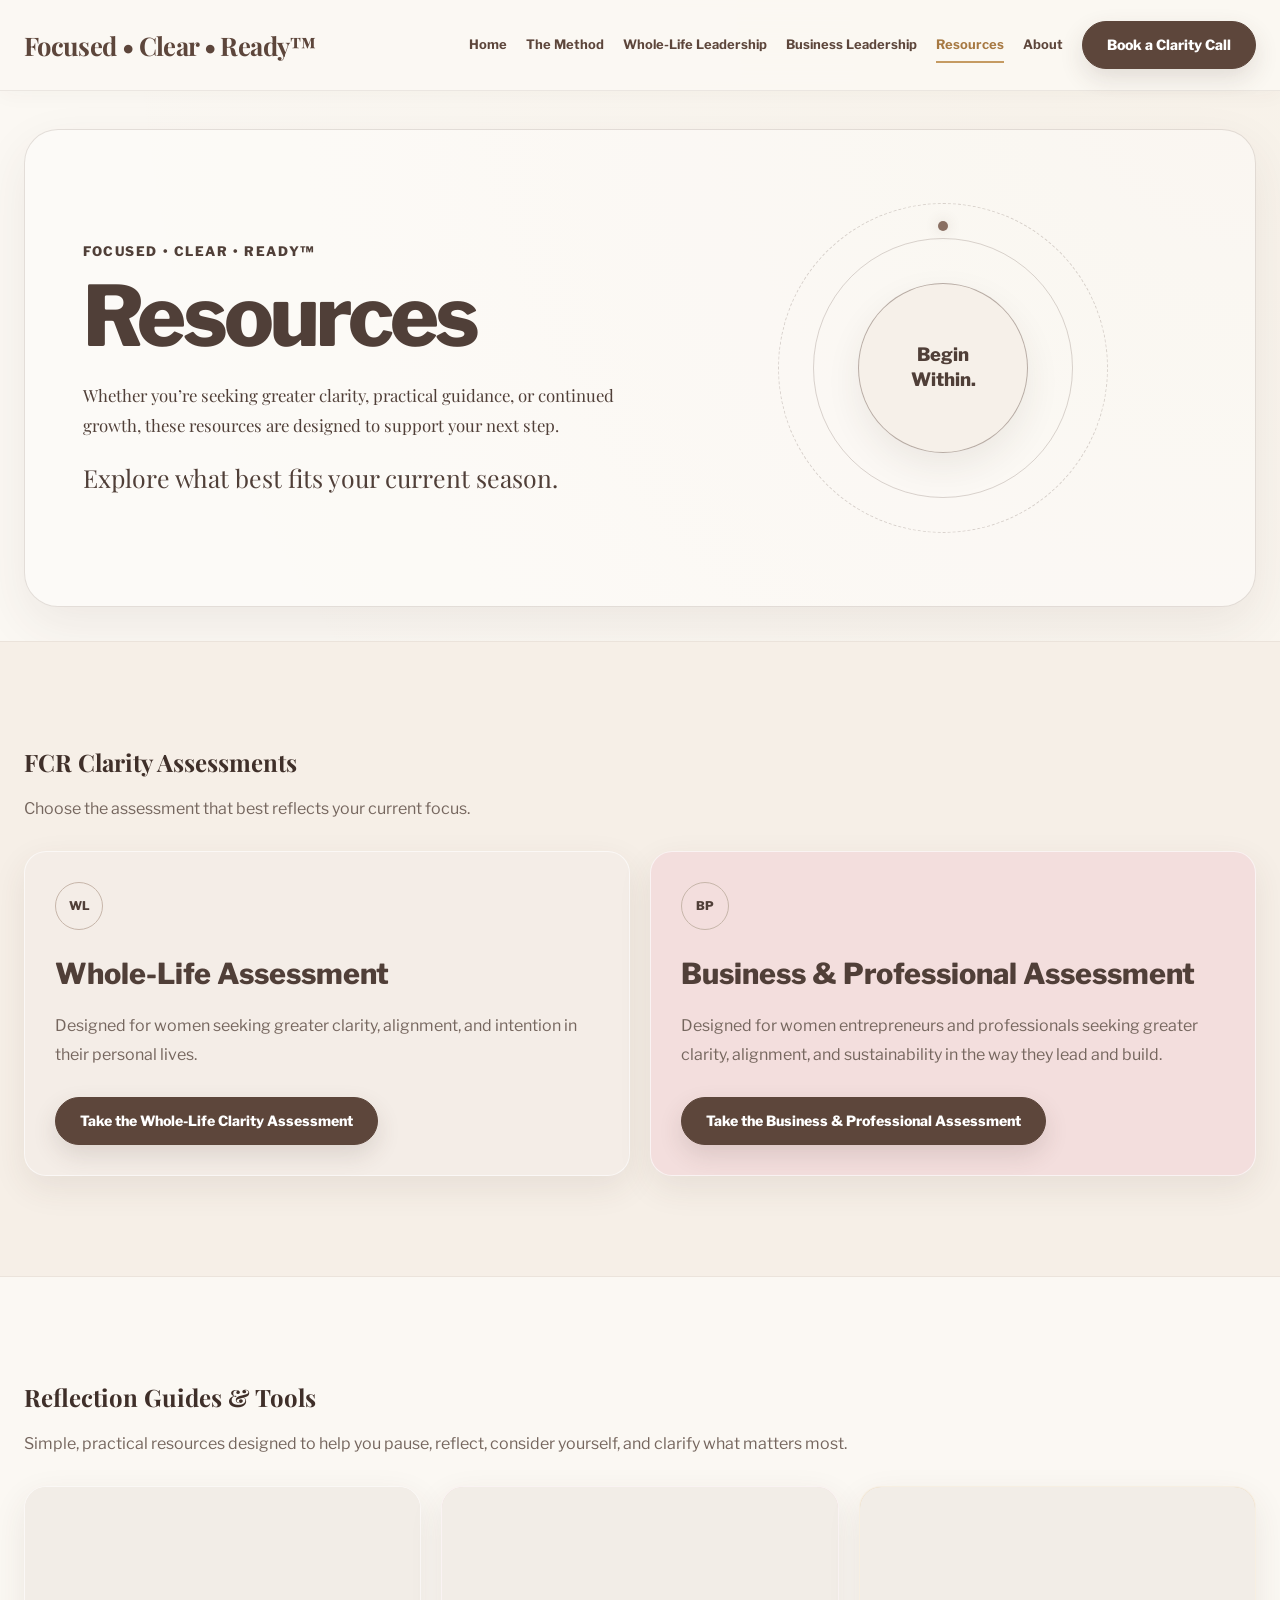
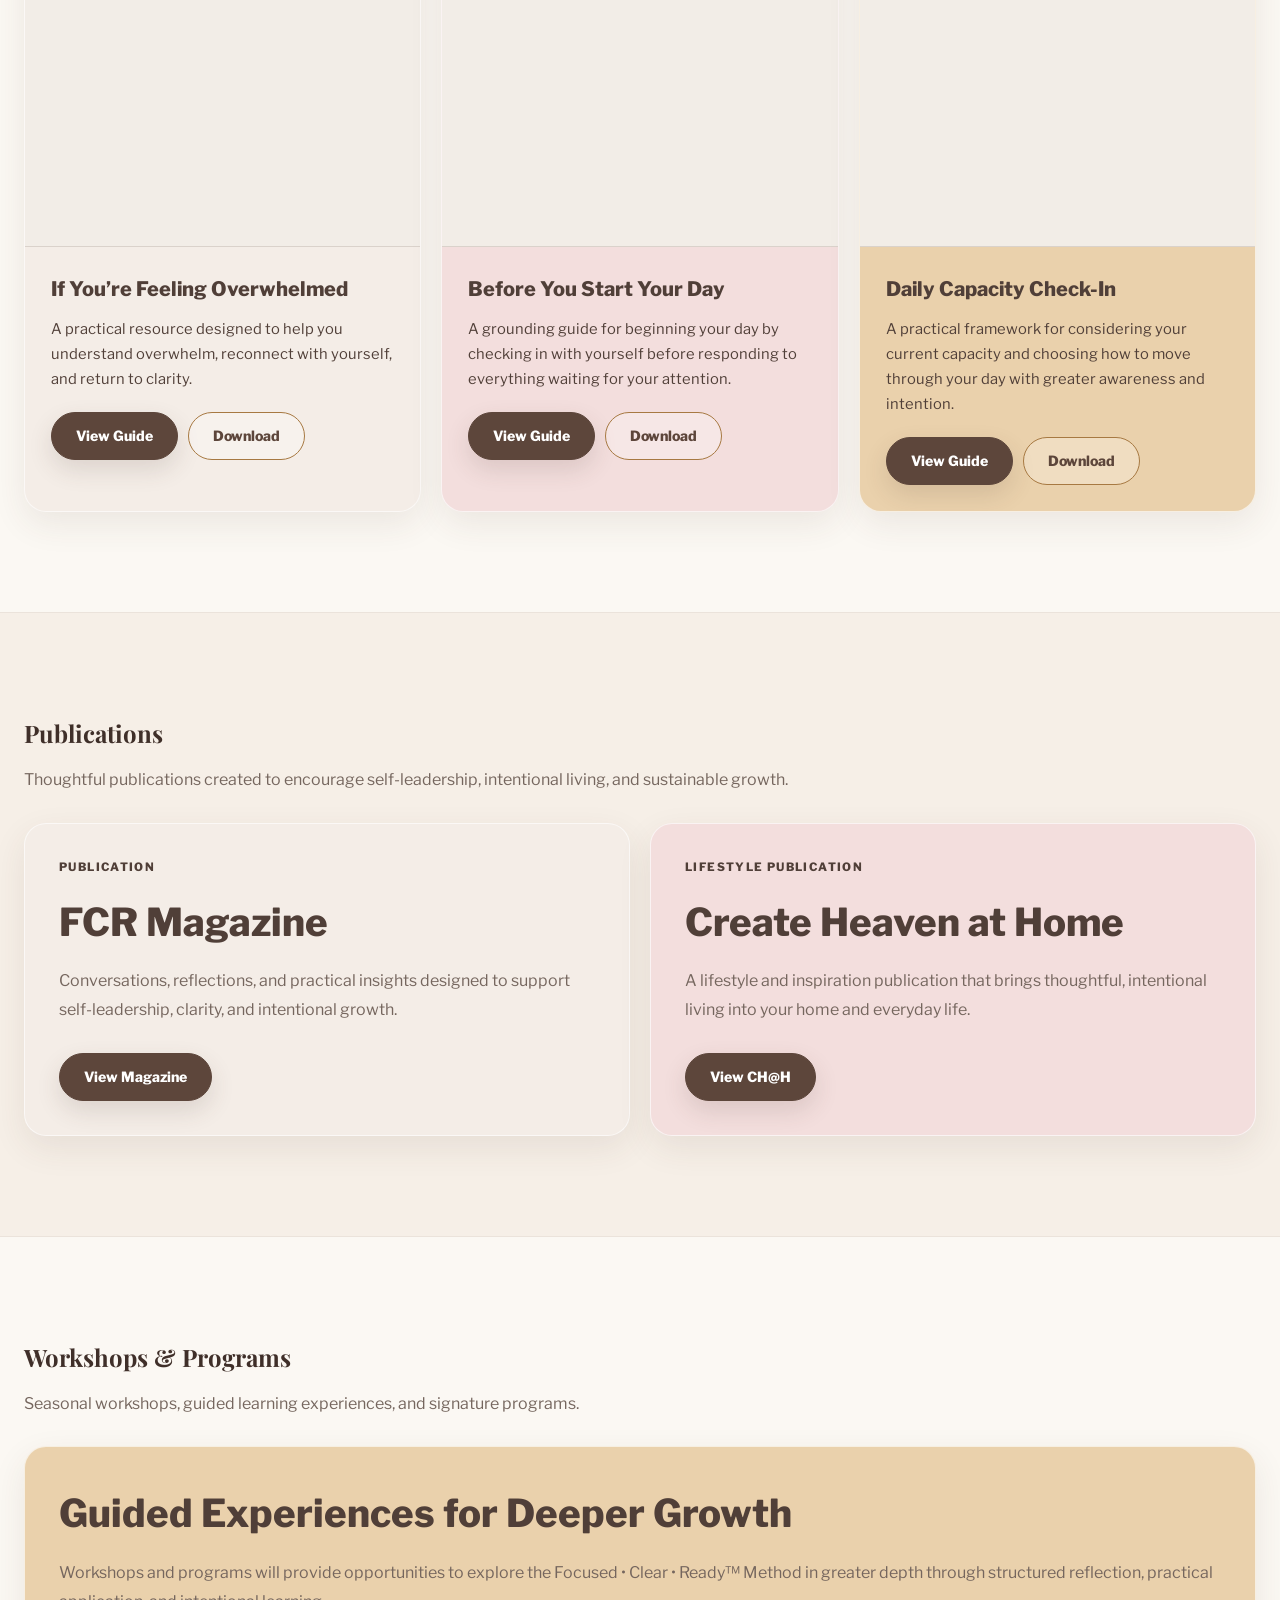
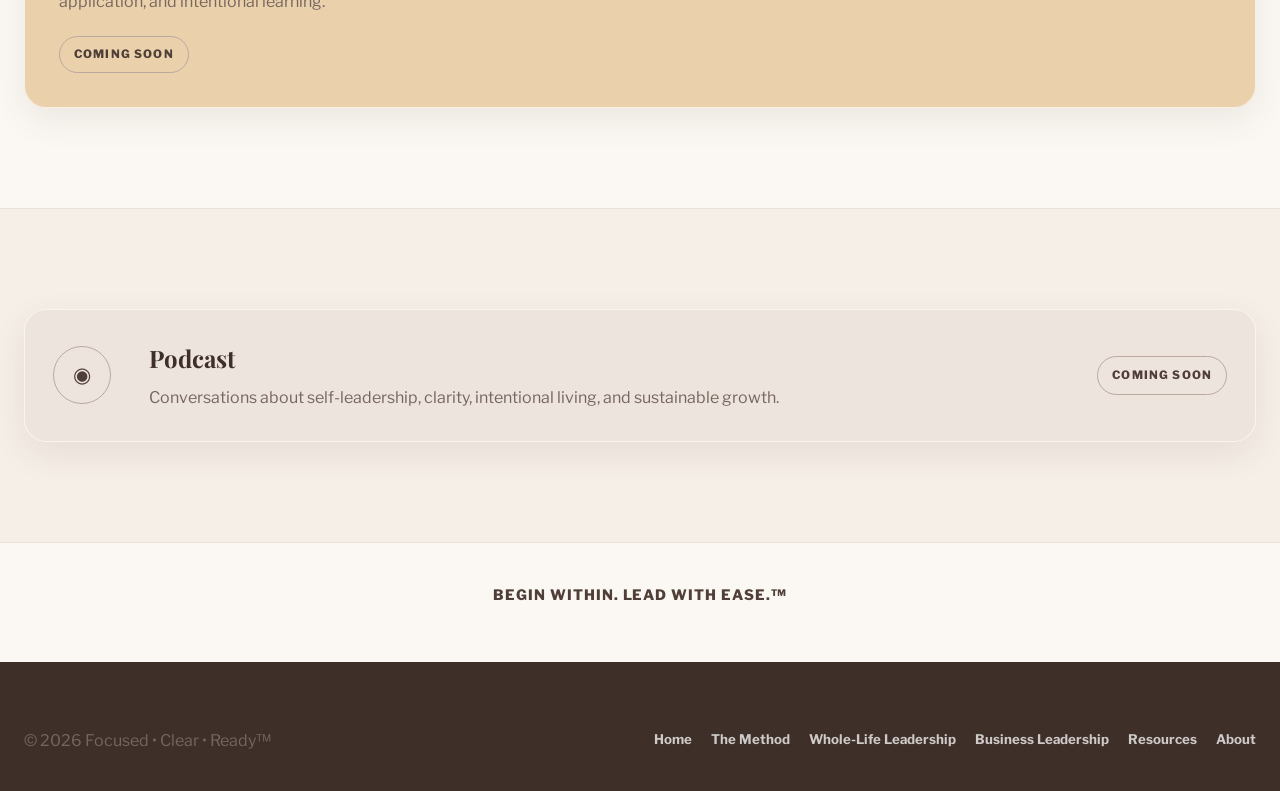
<file: resources.html>
<!DOCTYPE html>
<html lang="en">

<head>
  <meta charset="UTF-8">

  <meta
    name="viewport"
    content="width=device-width, initial-scale=1.0"
  >

  <meta
    name="description"
    content="Explore Focused • Clear • Ready™ assessments, reflection guides, publications, workshops, programs, and practical tools for self-leadership."
  >

  <title>
    Resources | Focused • Clear • Ready™
  </title>

  <link rel="preconnect" href="https://fonts.googleapis.com">

  <link
    rel="preconnect"
    href="https://fonts.gstatic.com"
    crossorigin
  >

  <link
    href="https://fonts.googleapis.com/css2?family=Libre+Franklin:wght@400;500;600;700;800&family=Playfair+Display:wght@400;500;600;700&display=swap"
    rel="stylesheet"
  >

  <link
    rel="stylesheet"
    href="css/styles.css"
  >

  <style>

    /* =====================================================
       RESOURCES V1 RESTORATION
    ===================================================== */

    .resources-v1-hero {
      width:
        min(
          var(--max-width),
          calc(100% - 48px)
        );

      margin:
        38px
        auto
        34px;

      display: grid;

      grid-template-columns:
        minmax(0, 1.05fr)
        minmax(320px, 0.95fr);

      align-items: center;

      gap: 46px;

      border:
        1px solid
        var(--line);

      border-radius: 34px;

      padding: 58px;

      background:
        rgba(255, 255, 255, 0.34);

      box-shadow:
        var(--shadow-soft);

      overflow: hidden;
    }

    .resources-v1-copy h1 {
      margin-bottom: 22px;

      color: var(--text);

      font-family:
        "Libre Franklin",
        Arial,
        sans-serif;

      font-size:
        clamp(
          3.2rem,
          6.5vw,
          5.5rem
        );

      font-weight: 800;

      line-height: 0.98;

      letter-spacing: -0.045em;
    }

    .resources-v1-kicker {
      margin-bottom: 14px;

      color: var(--text);

      font-family:
        "Libre Franklin",
        Arial,
        sans-serif;

      font-size: 0.82rem;

      font-weight: 800;

      letter-spacing: 0.12em;

      text-transform: uppercase;
    }

    .resources-v1-lead {
      max-width: 700px;

      color: var(--muted);

      font-family:
        "Playfair Display",
        Georgia,
        serif;

      font-size: 1.05rem;

      line-height: 1.82;
    }

    .resources-v1-season {
      margin-top: 18px;

      color: var(--text);

      font-family:
        "Playfair Display",
        Georgia,
        serif;

      font-size:
        clamp(
          1.2rem,
          2.6vw,
          1.55rem
        );

      line-height: 1.5;
    }

    .resources-v1-motion {
      min-height: 360px;

      position: relative;

      display: grid;
      place-items: center;
    }

    .resources-v1-center {
      width: 170px;
      height: 170px;

      position: relative;
      z-index: 3;

      display: grid;
      place-items: center;

      border:
        1px solid
        rgba(90, 70, 61, 0.4);

      border-radius: 50%;

      background:
        rgba(246, 239, 232, 0.9);

      box-shadow:
        0 14px 35px
        rgba(63, 45, 36, 0.08);

      text-align: center;
    }

    .resources-v1-center span {
      color: var(--text);

      font-family:
        "Libre Franklin",
        Arial,
        sans-serif;

      font-size: 1.15rem;

      font-weight: 800;

      line-height: 1.35;
    }

    .resources-v1-orbit {
      position: absolute;

      border:
        1px solid
        rgba(90, 70, 61, 0.22);

      border-radius: 50%;

      pointer-events: none;
    }

    .resources-v1-orbit.one {
      width: 260px;
      height: 260px;

      animation:
        resources-v1-spin-reverse
        58s
        linear
        infinite;
    }

    .resources-v1-orbit.two {
      width: 330px;
      height: 330px;

      border-style: dashed;

      animation:
        resources-v1-spin
        36s
        linear
        infinite;
    }

    .resources-v1-orbit-dot {
      width: 10px;
      height: 10px;

      position: absolute;

      top: 17px;
      left: 50%;

      border-radius: 50%;

      background: #8a7063;

      box-shadow:
        0 0 14px
        rgba(90, 70, 61, 0.2);

      transform:
        translateX(-50%);
    }

    @keyframes resources-v1-spin {
      to {
        transform: rotate(360deg);
      }
    }

    @keyframes resources-v1-spin-reverse {
      to {
        transform: rotate(-360deg);
      }
    }

    .resource-heading-v1 {
      margin-bottom: 28px;
    }

    .resource-heading-v1 h2 {
      margin-bottom: 12px;
    }

    .assessment-grid-v1 {
      display: grid;

      grid-template-columns:
        repeat(
          2,
          minmax(0, 1fr)
        );

      gap: 20px;

      margin-top: 28px;
    }

    .assessment-card-v1 {
      min-height: 100%;

      border:
        1px solid
        rgba(255, 255, 255, 0.65);

      border-radius: 22px;

      padding: 30px;

      background: #f4ede7;

      box-shadow:
        var(--shadow-card);

      transition:
        transform 0.25s ease,
        box-shadow 0.25s ease;
    }

    .assessment-card-v1:nth-child(2) {
      background: #f3dedd;
    }

    .assessment-card-v1:hover {
      transform:
        translateY(-6px);

      box-shadow:
        0 18px 40px
        rgba(63, 45, 36, 0.1);
    }

    .assessment-icon-v1 {
      display: inline-grid;

      width: 48px;
      height: 48px;

      margin-bottom: 20px;

      place-items: center;

      border:
        1px solid
        #c7b6aa;

      border-radius: 50%;

      color: var(--text);

      font-family:
        "Libre Franklin",
        Arial,
        sans-serif;

      font-size: 0.75rem;

      font-weight: 800;
    }

    .assessment-card-v1 h3 {
      margin-bottom: 12px;

      color: var(--text);

      font-size:
        clamp(
          1.3rem,
          2.5vw,
          1.8rem
        );

      font-weight: 800;
    }

    .guide-grid-v1 {
      display: grid;

      grid-template-columns:
        repeat(
          3,
          minmax(0, 1fr)
        );

      gap: 20px;

      margin-top: 28px;
    }

    .guide-card-v1 {
      overflow: hidden;

      border:
        1px solid
        rgba(255, 255, 255, 0.65);

      border-radius: 22px;

      background: #f4ede7;

      box-shadow:
        var(--shadow-card);

      transition:
        transform 0.25s ease,
        box-shadow 0.25s ease;
    }

    .guide-card-v1:nth-child(2) {
      background: #f3dedd;
    }

    .guide-card-v1:nth-child(3) {
      background: #ead1ac;
    }

    .guide-card-v1:hover {
      transform:
        translateY(-6px);

      box-shadow:
        0 18px 40px
        rgba(63, 45, 36, 0.1);
    }

    .guide-preview-v1 {
      height: 360px;

      overflow: hidden;

      border-bottom:
        1px solid
        var(--line);

      background: #f2ede7;
    }

    .guide-preview-v1 iframe {
      width: 100%;
      height: 100%;

      border: 0;

      pointer-events: none;
    }

    .guide-content-v1 {
      padding: 26px;
    }

    .guide-content-v1 h3 {
      margin-bottom: 10px;

      color: var(--text);

      font-size: 1.25rem;

      font-weight: 800;
    }

    .guide-content-v1 p {
      color: var(--text) !important;

      font-size: 0.92rem !important;

      line-height: 1.7 !important;
    }

    .guide-actions-v1 {
      margin-top: 20px;

      display: flex;

      gap: 10px;

      flex-wrap: wrap;
    }

    .publication-grid-v1 {
      display: grid;

      grid-template-columns:
        repeat(
          2,
          minmax(0, 1fr)
        );

      gap: 20px;

      margin-top: 28px;
    }

    .publication-card-v1 {
      min-height: 300px;

      display: flex;

      flex-direction: column;

      justify-content: flex-end;

      border:
        1px solid
        rgba(255, 255, 255, 0.65);

      border-radius: 22px;

      padding: 34px;

      background: #f4ede7;

      box-shadow:
        var(--shadow-card);
    }

    .publication-card-v1:nth-child(2) {
      background: #f3dedd;
    }

    .publication-label-v1 {
      margin-bottom: 13px;

      color: var(--text);

      font-family:
        "Libre Franklin",
        Arial,
        sans-serif;

      font-size: 0.72rem;

      font-weight: 800;

      letter-spacing: 0.12em;

      text-transform: uppercase;
    }

    .publication-card-v1 h3 {
      margin-bottom: 12px;

      color: var(--text);

      font-size:
        clamp(
          1.7rem,
          3vw,
          2.5rem
        );

      font-weight: 800;
    }

    .program-v1 {
      border:
        1px solid
        rgba(255, 255, 255, 0.65);

      border-radius: 22px;

      padding: 34px;

      background: #ead1ac;

      box-shadow:
        var(--shadow-card);
    }

    .program-v1 h3 {
      margin-bottom: 12px;

      color: var(--text);

      font-size:
        clamp(
          1.7rem,
          3vw,
          2.5rem
        );

      font-weight: 800;
    }

    .coming-soon-v1 {
      display: inline-block;

      margin-top: 20px;

      border:
        1px solid
        #bba99e;

      border-radius: 999px;

      padding:
        8px
        14px;

      color: var(--text);

      font-family:
        "Libre Franklin",
        Arial,
        sans-serif;

      font-size: 0.72rem;

      font-weight: 800;

      letter-spacing: 0.1em;

      text-transform: uppercase;
    }

    .podcast-v1 {
      display: grid;

      grid-template-columns:
        72px
        minmax(0, 1fr)
        auto;

      align-items: center;

      gap: 24px;

      border:
        1px solid
        rgba(255, 255, 255, 0.65);

      border-radius: 22px;

      padding: 28px;

      background: #eee4de;

      box-shadow:
        var(--shadow-card);
    }

    .podcast-icon-v1 {
      display: grid;

      width: 58px;
      height: 58px;

      place-items: center;

      border:
        1px solid
        #bba99e;

      border-radius: 50%;

      color: var(--text);

      font-size: 1.3rem;
    }

    .podcast-v1 h2 {
      margin-bottom: 5px;
    }

    .podcast-badge-v1 {
      border:
        1px solid
        #bba99e;

      border-radius: 999px;

      padding:
        9px
        14px;

      color: var(--text);

      font-family:
        "Libre Franklin",
        Arial,
        sans-serif;

      font-size: 0.72rem;

      font-weight: 800;

      letter-spacing: 0.1em;

      text-transform: uppercase;
    }

    .resources-closing-v1 {
      padding:
        40px
        20px
        55px;

      text-align: center;
    }

    .resources-closing-v1 p {
      color: var(--text);

      font-family:
        "Libre Franklin",
        Arial,
        sans-serif;

      font-size: 0.9rem;

      font-weight: 800;

      letter-spacing: 0.065em;
    }

    @media (max-width: 980px) {

      .resources-v1-hero {
        grid-template-columns: 1fr;
      }

      .guide-grid-v1 {
        grid-template-columns: 1fr;
      }

      .guide-preview-v1 {
        height: 500px;
      }

    }

    @media (max-width: 760px) {

      .resources-v1-hero {
        width:
          min(
            var(--max-width),
            calc(100% - 28px)
          );

        margin-top: 24px;

        padding: 30px;
      }

      .resources-v1-copy h1 {
        font-size:
          clamp(
            3rem,
            15vw,
            4.5rem
          );
      }

      .resources-v1-motion {
        min-height: 300px;
      }

      .resources-v1-center {
        width: 140px;
        height: 140px;
      }

      .resources-v1-orbit.one {
        width: 215px;
        height: 215px;
      }

      .resources-v1-orbit.two {
        width: 270px;
        height: 270px;
      }

      .assessment-grid-v1,
      .publication-grid-v1 {
        grid-template-columns: 1fr;
      }

      .guide-preview-v1 {
        height: 410px;
      }

      .podcast-v1 {
        grid-template-columns:
          60px
          1fr;
      }

      .podcast-badge-v1 {
        grid-column:
          1 / -1;

        width: fit-content;
      }

    }

    @media (prefers-reduced-motion: reduce) {

      .resources-v1-orbit {
        animation: none !important;
      }

    }

  </style>
</head>


<body>


<header class="site-header">

  <div class="nav-container">

    <a
      class="logo"
      href="index.html"
      aria-label="Focused Clear Ready home"
    >
      Focused • Clear • Ready™
    </a>


    <nav
      class="nav"
      aria-label="Primary navigation"
    >

      <a href="index.html">
        Home
      </a>

      <a href="method.html">
        The Method
      </a>

      <a href="whole-life.html">
        Whole-Life Leadership
      </a>

      <a href="business-leadership.html">
        Business Leadership
      </a>

      <a
        href="resources.html"
        aria-current="page"
      >
        Resources
      </a>

      <a href="about.html">
        About
      </a>

      <a
        class="cta-button"
        href="https://calendly.com/fcrlife-info/30min"
        target="_blank"
        rel="noopener"
      >
        Book a Clarity Call
      </a>

    </nav>

  </div>

</header>



<main>


<!-- HERO -->

<section class="resources-v1-hero">

  <div class="resources-v1-copy">

    <p class="resources-v1-kicker">
      Focused • Clear • Ready™
    </p>

    <h1>
      Resources
    </h1>

    <p class="resources-v1-lead">
      Whether you’re seeking greater clarity, practical guidance,
      or continued growth, these resources are designed to support
      your next step.
    </p>

    <p class="resources-v1-season">
      Explore what best fits your current season.
    </p>

  </div>


  <div
    class="resources-v1-motion"
    aria-hidden="true"
  >

    <div class="resources-v1-orbit one"></div>

    <div class="resources-v1-orbit two">
      <span class="resources-v1-orbit-dot"></span>
    </div>

    <div class="resources-v1-center">

      <span>
        Begin<br>
        Within.
      </span>

    </div>

  </div>

</section>



<!-- ASSESSMENTS -->

<section
  class="section light"
  id="assessments"
>

  <div class="container">

    <div class="resource-heading-v1">

      <h2>
        FCR Clarity Assessments
      </h2>

      <p>
        Choose the assessment that best reflects your current focus.
      </p>

    </div>


    <div class="assessment-grid-v1">


      <article class="assessment-card-v1">

        <div class="assessment-icon-v1">
          WL
        </div>

        <h3>
          Whole-Life Assessment
        </h3>

        <p>
          Designed for women seeking greater clarity,
          alignment, and intention in their personal lives.
        </p>

        <div class="button-row">

          <a
            class="primary-button"
            href="https://form.jotform.com/222217613216143"
            target="_blank"
            rel="noopener"
          >
            Take the Whole-Life Clarity Assessment
          </a>

        </div>

      </article>


      <article class="assessment-card-v1">

        <div class="assessment-icon-v1">
          BP
        </div>

        <h3>
          Business &amp; Professional Assessment
        </h3>

        <p>
          Designed for women entrepreneurs and professionals
          seeking greater clarity, alignment, and sustainability
          in the way they lead and build.
        </p>

        <div class="button-row">

          <a
            class="primary-button"
            href="https://form.jotform.com/222217613216143"
            target="_blank"
            rel="noopener"
          >
            Take the Business &amp; Professional Assessment
          </a>

        </div>

      </article>

    </div>

  </div>

</section>



<!-- REFLECTION GUIDES -->

<section class="section">

  <div class="container">

    <div class="resource-heading-v1">

      <h2>
        Reflection Guides &amp; Tools
      </h2>

      <p>
        Simple, practical resources designed to help you pause,
        reflect, consider yourself, and clarify what matters most.
      </p>

    </div>


    <div class="guide-grid-v1">


      <article class="guide-card-v1">

        <div class="guide-preview-v1">

          <iframe
            src="pdfs/overwhelmed.pdf#toolbar=0&navpanes=0&scrollbar=0"
            title="If You're Feeling Overwhelmed preview"
            loading="lazy"
          ></iframe>

        </div>

        <div class="guide-content-v1">

          <h3>
            If You’re Feeling Overwhelmed
          </h3>

          <p>
            A practical resource designed to help you understand
            overwhelm, reconnect with yourself, and return to clarity.
          </p>

          <div class="guide-actions-v1">

            <a
              class="primary-button"
              href="pdfs/overwhelmed.pdf"
              target="_blank"
              rel="noopener"
            >
              View Guide
            </a>

            <a
              class="secondary-button"
              href="pdfs/overwhelmed.pdf"
              download
            >
              Download
            </a>

          </div>

        </div>

      </article>


      <article class="guide-card-v1">

        <div class="guide-preview-v1">

          <iframe
            src="pdfs/before-your-day.pdf#toolbar=0&navpanes=0&scrollbar=0"
            title="Before You Start Your Day preview"
            loading="lazy"
          ></iframe>

        </div>

        <div class="guide-content-v1">

          <h3>
            Before You Start Your Day
          </h3>

          <p>
            A grounding guide for beginning your day by checking
            in with yourself before responding to everything
            waiting for your attention.
          </p>

          <div class="guide-actions-v1">

            <a
              class="primary-button"
              href="pdfs/before-your-day.pdf"
              target="_blank"
              rel="noopener"
            >
              View Guide
            </a>

            <a
              class="secondary-button"
              href="pdfs/before-your-day.pdf"
              download
            >
              Download
            </a>

          </div>

        </div>

      </article>


      <article class="guide-card-v1">

        <div class="guide-preview-v1">

          <iframe
            src="pdfs/daily-capacity.pdf#toolbar=0&navpanes=0&scrollbar=0"
            title="Daily Capacity Check-In preview"
            loading="lazy"
          ></iframe>

        </div>

        <div class="guide-content-v1">

          <h3>
            Daily Capacity Check-In
          </h3>

          <p>
            A practical framework for considering your current
            capacity and choosing how to move through your day
            with greater awareness and intention.
          </p>

          <div class="guide-actions-v1">

            <a
              class="primary-button"
              href="pdfs/daily-capacity.pdf"
              target="_blank"
              rel="noopener"
            >
              View Guide
            </a>

            <a
              class="secondary-button"
              href="pdfs/daily-capacity.pdf"
              download
            >
              Download
            </a>

          </div>

        </div>

      </article>

    </div>

  </div>

</section>



<!-- PUBLICATIONS -->

<section class="section light">

  <div class="container">

    <div class="resource-heading-v1">

      <h2>
        Publications
      </h2>

      <p>
        Thoughtful publications created to encourage
        self-leadership, intentional living, and sustainable growth.
      </p>

    </div>


    <div class="publication-grid-v1">


      <article class="publication-card-v1">

        <span class="publication-label-v1">
          Publication
        </span>

        <h3>
          FCR Magazine
        </h3>

        <p>
          Conversations, reflections, and practical insights
          designed to support self-leadership, clarity,
          and intentional growth.
        </p>

        <div class="button-row">

          <a
            class="primary-button"
            href="https://custommade.fcrprosvc.com/pvYWJT4Vv1C6dRAIu85Gjh"
            target="_blank"
            rel="noopener"
          >
            View Magazine
          </a>

        </div>

      </article>


      <article class="publication-card-v1">

        <span class="publication-label-v1">
          Lifestyle Publication
        </span>

        <h3>
          Create Heaven at Home
        </h3>

        <p>
          A lifestyle and inspiration publication that brings
          thoughtful, intentional living into your home and
          everyday life.
        </p>

        <div class="button-row">

          <a
            class="primary-button"
            href="https://custommade.fcrprosvc.com/chhsummer221"
            target="_blank"
            rel="noopener"
          >
            View CH@H
          </a>

        </div>

      </article>

    </div>

  </div>

</section>



<!-- WORKSHOPS & PROGRAMS -->

<section class="section">

  <div class="container">

    <div class="resource-heading-v1">

      <h2>
        Workshops &amp; Programs
      </h2>

      <p>
        Seasonal workshops, guided learning experiences,
        and signature programs.
      </p>

    </div>


    <article class="program-v1">

      <h3>
        Guided Experiences for Deeper Growth
      </h3>

      <p>
        Workshops and programs will provide opportunities to
        explore the Focused • Clear • Ready™ Method in greater
        depth through structured reflection, practical application,
        and intentional learning.
      </p>

      <span class="coming-soon-v1">
        Coming Soon
      </span>

    </article>

  </div>

</section>



<!-- PODCAST -->

<section class="section light">

  <div class="container">

    <article class="podcast-v1">

      <div
        class="podcast-icon-v1"
        aria-hidden="true"
      >
        ◉
      </div>

      <div>

        <h2>
          Podcast
        </h2>

        <p>
          Conversations about self-leadership, clarity,
          intentional living, and sustainable growth.
        </p>

      </div>

      <span class="podcast-badge-v1">
        Coming Soon
      </span>

    </article>

  </div>

</section>



<section class="resources-closing-v1">

  <p>
    BEGIN WITHIN. LEAD WITH EASE.™
  </p>

</section>


</main>



<footer class="site-footer">

  <div class="footer-container">

    <div>

      <p>
        © 2026 Focused • Clear • Ready™
      </p>

    </div>


    <nav aria-label="Footer navigation">

      <a href="index.html">
        Home
      </a>

      <a href="method.html">
        The Method
      </a>

      <a href="whole-life.html">
        Whole-Life Leadership
      </a>

      <a href="business-leadership.html">
        Business Leadership
      </a>

      <a href="resources.html">
        Resources
      </a>

      <a href="about.html">
        About
      </a>

    </nav>

  </div>

</footer>


<script src="js/main.js"></script>


</body>

</html>
</file>
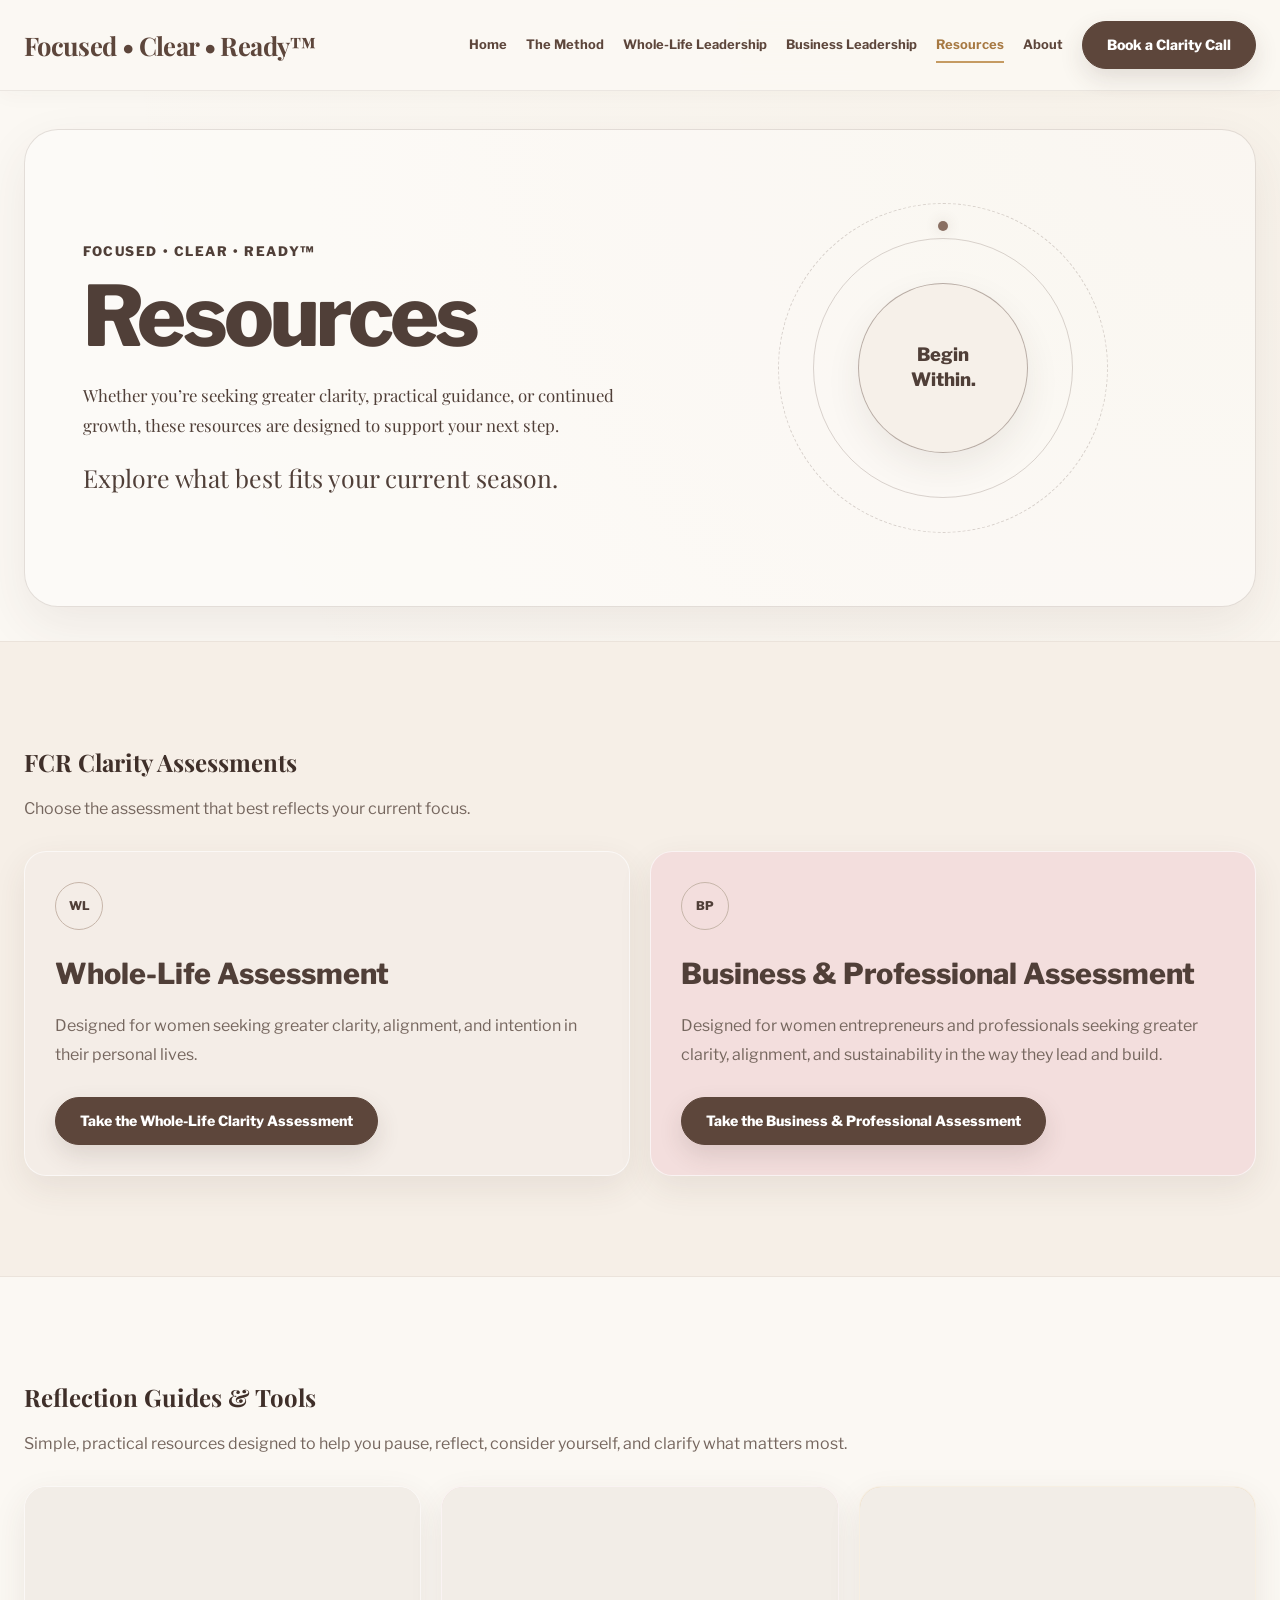
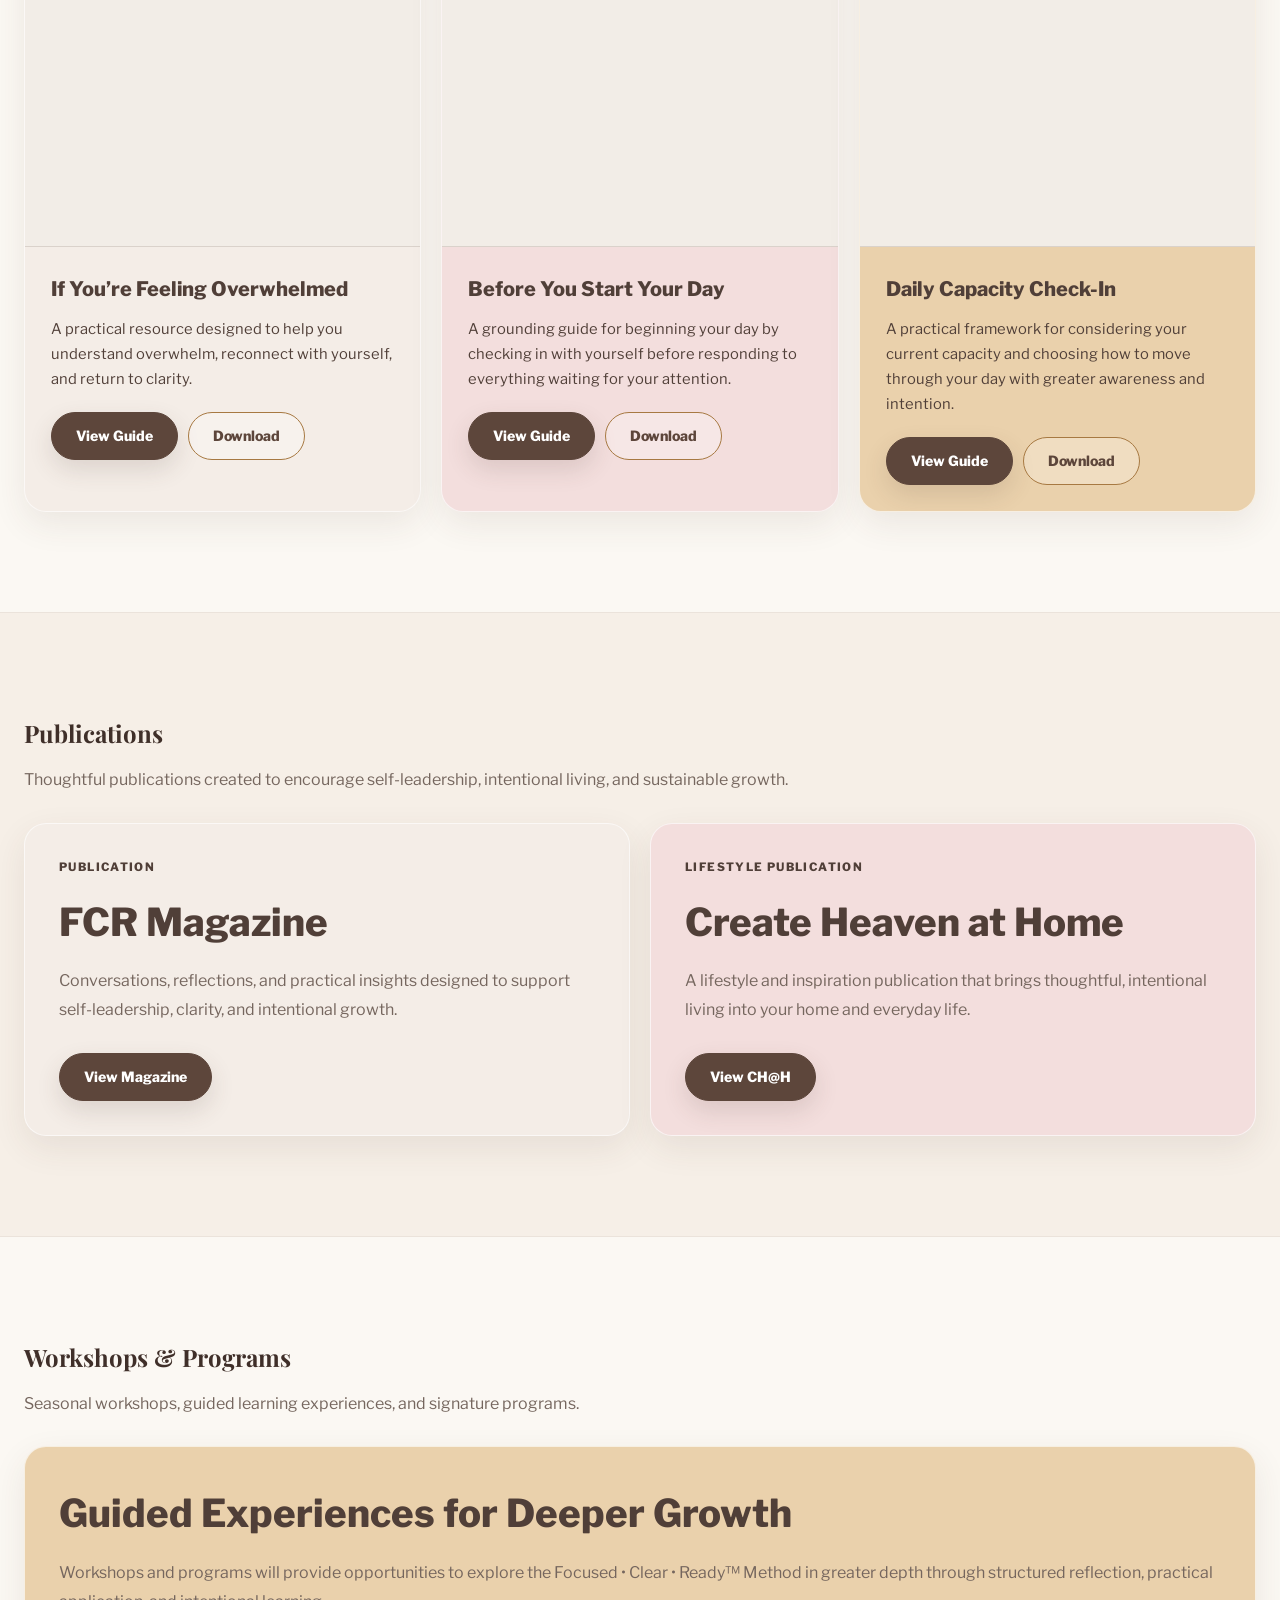
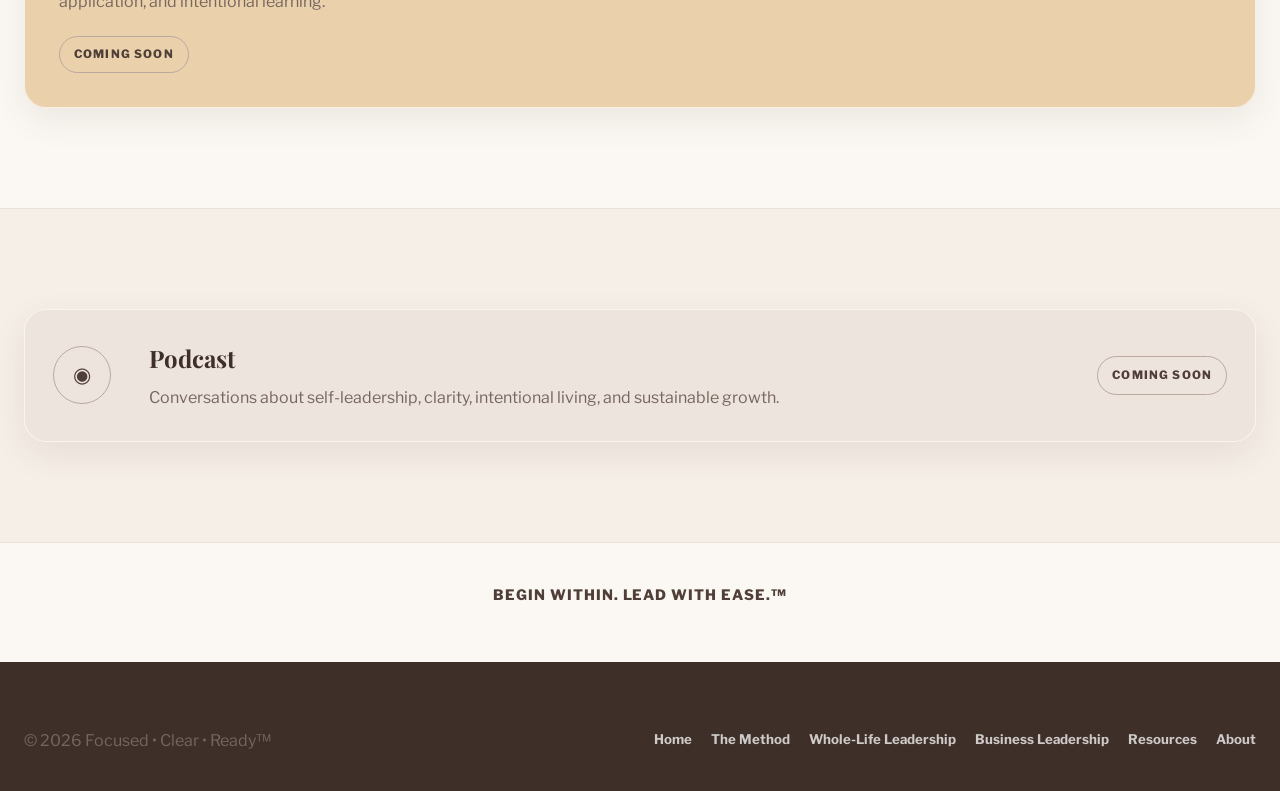
<file: start-here.html>
<!DOCTYPE html>
<html lang="en">
<head>
  <meta charset="UTF-8">

  <meta
    name="viewport"
    content="width=device-width, initial-scale=1.0"
  >

  <meta
    http-equiv="refresh"
    content="0; url=resources.html"
  >

  <title>Start Here | Focused • Clear • Ready™</title>

  <link rel="canonical" href="resources.html">

  <style>
    body {
      min-height: 100vh;
      margin: 0;
      display: grid;
      place-items: center;
      padding: 24px;
      background: #f7f1e7;
      color: #071b45;
      font-family: Arial, sans-serif;
      text-align: center;
    }

    main {
      max-width: 620px;
    }

    h1 {
      margin-bottom: 18px;
      font-family: Georgia, serif;
      font-size: clamp(2.4rem, 7vw, 4rem);
      font-weight: 500;
    }

    p {
      line-height: 1.7;
    }

    a {
      display: inline-block;
      margin-top: 18px;
      border: 1px solid #c7943f;
      padding: 14px 22px;
      background: #071b45;
      color: #f3d99a;
      font-weight: 700;
      text-decoration: none;
    }
  </style>

  <script>
    window.location.replace("resources.html");
  </script>
</head>

<body>
  <main>
    <h1>Begin With Clarity</h1>

    <p>
      You are being redirected to the Focused • Clear • Ready™ resource
      library.
    </p>

    <a href="resources.html">
      Continue to Resources
    </a>
  </main>
</body>
</html>
</file>
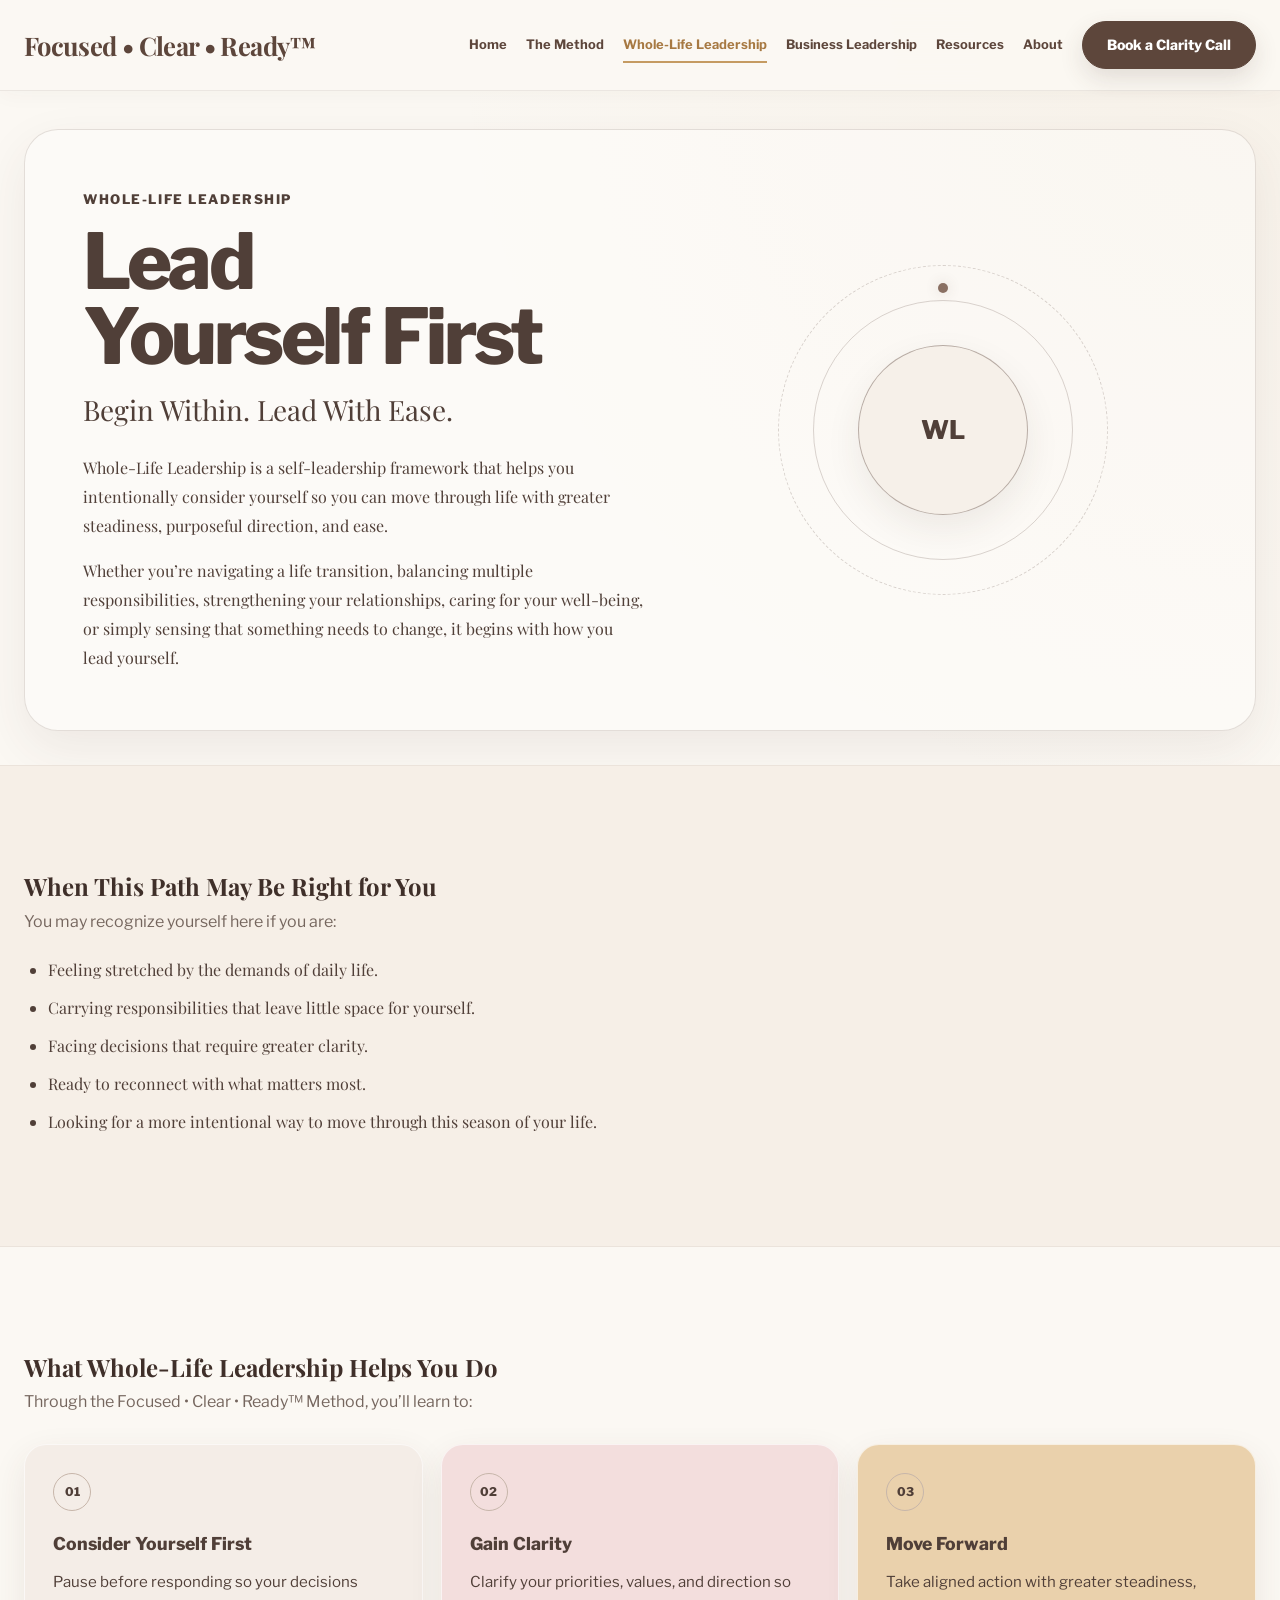
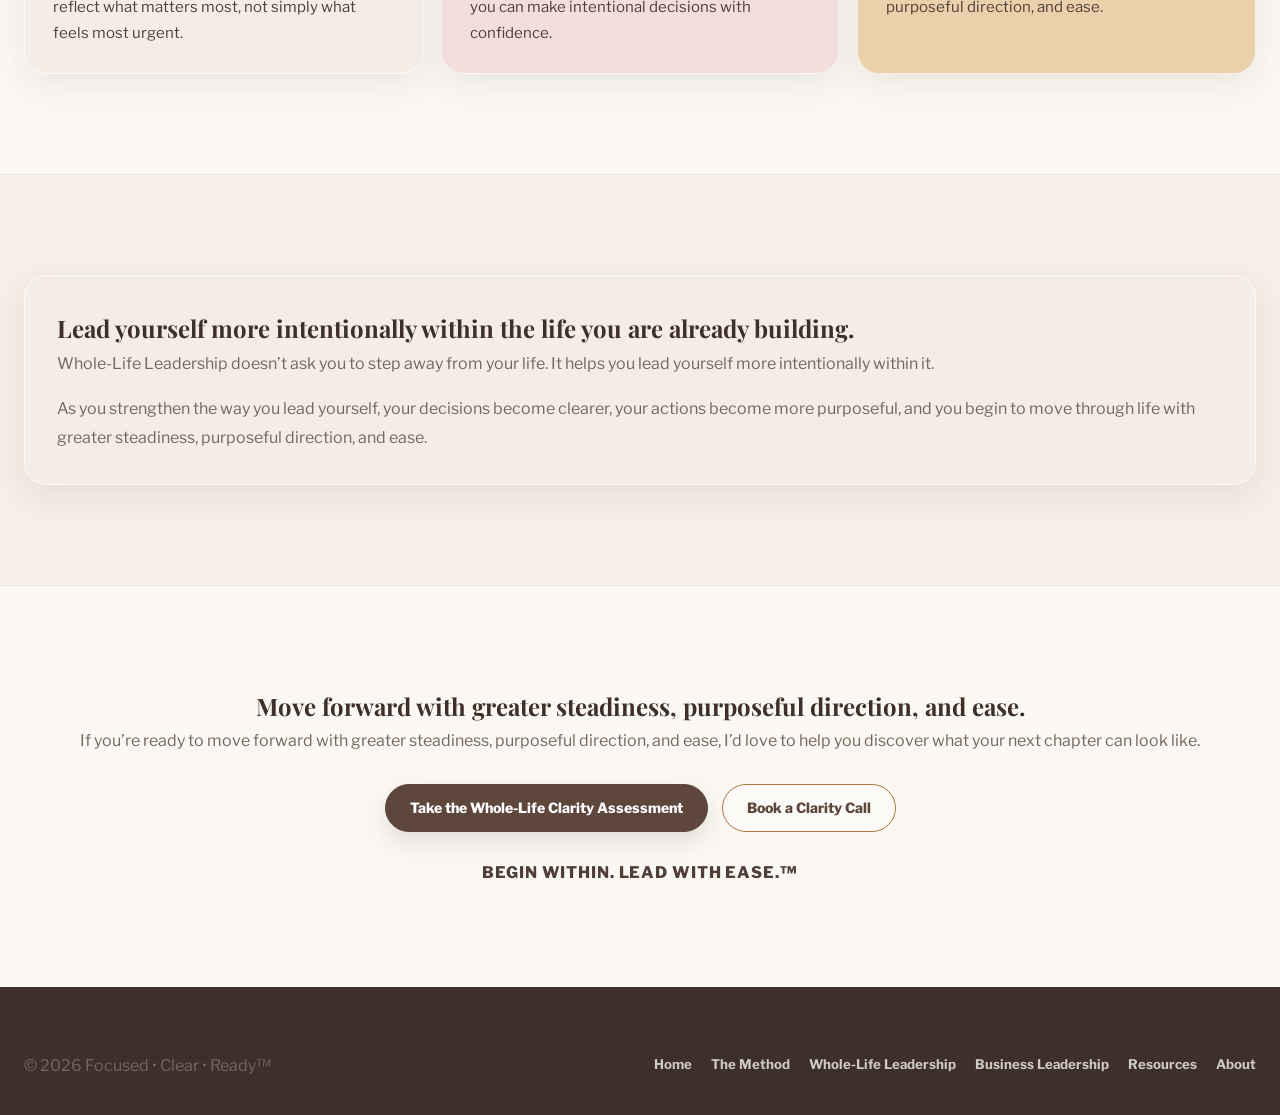
<file: whole-life.html>
<!DOCTYPE html>
<html lang="en">

<head>
  <meta charset="UTF-8">

  <meta
    name="viewport"
    content="width=device-width, initial-scale=1.0"
  >

  <meta
    name="description"
    content="Whole-Life Leadership is a self-leadership framework that helps women intentionally consider themselves so they can move through life with greater steadiness, purposeful direction, and ease."
  >

  <title>
    Whole-Life Leadership | Focused • Clear • Ready™
  </title>

  <link rel="preconnect" href="https://fonts.googleapis.com">

  <link
    rel="preconnect"
    href="https://fonts.gstatic.com"
    crossorigin
  >

  <link
    href="https://fonts.googleapis.com/css2?family=Libre+Franklin:wght@400;500;600;700;800&family=Playfair+Display:wght@400;500;600;700&display=swap"
    rel="stylesheet"
  >

  <link
    rel="stylesheet"
    href="css/styles.css"
  >

  <style>

    /* =====================================================
       WHOLE-LIFE V1 RESTORATION
    ===================================================== */

    .whole-page-hero {
      width:
        min(
          var(--max-width),
          calc(100% - 48px)
        );

      margin:
        38px
        auto
        34px;

      display: grid;

      grid-template-columns:
        minmax(0, 1.05fr)
        minmax(320px, 0.95fr);

      align-items: center;

      gap: 46px;

      border:
        1px solid
        var(--line);

      border-radius: 34px;

      padding:
        58px;

      background:
        rgba(255, 255, 255, 0.34);

      box-shadow:
        var(--shadow-soft);

      overflow: hidden;
    }

    .whole-page-copy h1 {
      margin-bottom: 14px;

      color: var(--text);

      font-family:
        "Libre Franklin",
        Arial,
        sans-serif;

      font-size:
        clamp(
          3rem,
          6vw,
          5rem
        );

      font-weight: 800;

      line-height: 0.98;

      letter-spacing: -0.045em;
    }

    .whole-page-kicker {
      margin-bottom: 14px;

      color: var(--text);

      font-family:
        "Libre Franklin",
        Arial,
        sans-serif;

      font-size: 0.82rem;

      font-weight: 800;

      letter-spacing: 0.12em;

      text-transform: uppercase;
    }

    .whole-page-tagline {
      margin-bottom: 22px;

      color: var(--text);

      font-family:
        "Playfair Display",
        Georgia,
        serif;

      font-size:
        clamp(
          1.25rem,
          2.6vw,
          1.75rem
        );

      line-height: 1.5;
    }

    .whole-page-copy p:not(.whole-page-kicker):not(.whole-page-tagline) {
      color: var(--muted);

      font-family:
        "Playfair Display",
        Georgia,
        serif;

      font-size: 1rem;

      line-height: 1.82;
    }

    .whole-page-copy p + p {
      margin-top: 16px;
    }

    .whole-motion {
      min-height: 360px;

      position: relative;

      display: grid;
      place-items: center;
    }

    .whole-motion-center {
      width: 170px;
      height: 170px;

      position: relative;
      z-index: 3;

      display: grid;
      place-items: center;

      border:
        1px solid
        rgba(90, 70, 61, 0.4);

      border-radius: 50%;

      background:
        rgba(246, 239, 232, 0.9);

      box-shadow:
        0 14px 35px
        rgba(63, 45, 36, 0.08);
    }

    .whole-motion-center span {
      color: var(--text);

      font-family:
        "Libre Franklin",
        Arial,
        sans-serif;

      font-size: 1.6rem;

      font-weight: 800;
    }

    .whole-orbit {
      position: absolute;

      border:
        1px solid
        rgba(90, 70, 61, 0.22);

      border-radius: 50%;

      pointer-events: none;
    }

    .whole-orbit.one {
      width: 260px;
      height: 260px;

      animation:
        whole-spin-reverse
        58s
        linear
        infinite;
    }

    .whole-orbit.two {
      width: 330px;
      height: 330px;

      border-style: dashed;

      animation:
        whole-spin
        36s
        linear
        infinite;
    }

    .whole-orbit-dot {
      width: 10px;
      height: 10px;

      position: absolute;

      top: 17px;
      left: 50%;

      border-radius: 50%;

      background: #8a7063;

      box-shadow:
        0 0 14px
        rgba(90, 70, 61, 0.2);

      transform:
        translateX(-50%);
    }

    @keyframes whole-spin {
      to {
        transform: rotate(360deg);
      }
    }

    @keyframes whole-spin-reverse {
      to {
        transform: rotate(-360deg);
      }
    }

    .whole-list {
      margin-top: 20px;

      padding-left: 24px;
    }

    .whole-list li {
      margin-bottom: 10px;

      color: var(--text);

      font-family:
        "Playfair Display",
        Georgia,
        serif;

      line-height: 1.75;
    }

    .whole-benefits {
      display: grid;

      grid-template-columns:
        repeat(
          3,
          minmax(0, 1fr)
        );

      gap: 18px;

      margin-top: 28px;
    }

    .whole-benefit {
      min-height: 220px;

      border:
        1px solid
        rgba(255, 255, 255, 0.65);

      border-radius: 22px;

      padding: 28px;

      box-shadow:
        var(--shadow-card);

      transition:
        transform 0.25s ease,
        box-shadow 0.25s ease;
    }

    .whole-benefit:nth-child(1) {
      background: #f4ede7;
    }

    .whole-benefit:nth-child(2) {
      background: #f3dedd;
    }

    .whole-benefit:nth-child(3) {
      background: #ead1ac;
    }

    .whole-benefit:hover {
      transform:
        translateY(-6px);

      box-shadow:
        0 18px 40px
        rgba(63, 45, 36, 0.1);
    }

    .whole-benefit span {
      display: inline-grid;

      width: 38px;
      height: 38px;

      margin-bottom: 18px;

      place-items: center;

      border:
        1px solid
        #c7b6aa;

      border-radius: 50%;

      color: var(--text);

      font-size: 0.75rem;

      font-weight: 800;
    }

    .whole-benefit h3 {
      margin-bottom: 10px;

      color: var(--text);

      font-size: 1.1rem;

      font-weight: 800;
    }

    .whole-benefit p {
      color: var(--text) !important;

      font-size: 0.94rem !important;

      line-height: 1.7 !important;
    }

    .whole-outcome {
      border:
        1px solid
        rgba(255, 255, 255, 0.65);

      border-radius: 22px;

      padding: 32px;

      background: #f4ede7;

      box-shadow:
        var(--shadow-card);
    }

    .whole-cta {
      text-align: center;
    }

    .whole-cta .button-row {
      justify-content: center;
    }

    .whole-signature {
      margin-top: 26px;

      color: var(--text);

      font-family:
        "Libre Franklin",
        Arial,
        sans-serif;

      font-size: 0.9rem;

      font-weight: 800;

      letter-spacing: 0.055em;
    }

    @media (max-width: 900px) {

      .whole-page-hero {
        grid-template-columns: 1fr;
      }

      .whole-benefits {
        grid-template-columns: 1fr;
      }

    }

    @media (max-width: 760px) {

      .whole-page-hero {
        width:
          min(
            var(--max-width),
            calc(100% - 28px)
          );

        margin-top: 24px;

        padding: 30px;
      }

      .whole-page-copy h1 {
        font-size:
          clamp(
            2.7rem,
            13vw,
            4rem
          );
      }

      .whole-motion {
        min-height: 300px;
      }

      .whole-motion-center {
        width: 140px;
        height: 140px;
      }

      .whole-orbit.one {
        width: 215px;
        height: 215px;
      }

      .whole-orbit.two {
        width: 270px;
        height: 270px;
      }

      .whole-outcome {
        padding: 24px;
      }

    }

    @media (prefers-reduced-motion: reduce) {

      .whole-orbit {
        animation: none !important;
      }

    }

  </style>
</head>


<body>


<!-- =====================================================
     HEADER
===================================================== -->

<header class="site-header">

  <div class="nav-container">

    <a
      class="logo"
      href="index.html"
      aria-label="Focused Clear Ready home"
    >
      Focused • Clear • Ready™
    </a>


    <nav
      class="nav"
      aria-label="Primary navigation"
    >

      <a href="index.html">
        Home
      </a>

      <a href="method.html">
        The Method
      </a>

      <a
        href="whole-life.html"
        aria-current="page"
      >
        Whole-Life Leadership
      </a>

      <a href="business-leadership.html">
        Business Leadership
      </a>

      <a href="resources.html">
        Resources
      </a>

      <a href="about.html">
        About
      </a>

      <a
        class="cta-button"
        href="https://calendly.com/fcrlife-info/30min"
        target="_blank"
        rel="noopener"
      >
        Book a Clarity Call
      </a>

    </nav>

  </div>

</header>



<main>


<!-- =====================================================
     HERO
===================================================== -->

<section class="whole-page-hero">

  <div class="whole-page-copy">

    <p class="whole-page-kicker">
      Whole-Life Leadership
    </p>

    <h1>
      Lead Yourself First
    </h1>

    <p class="whole-page-tagline">
      Begin Within. Lead With Ease.
    </p>

    <p>
      Whole-Life Leadership is a self-leadership framework that
      helps you intentionally consider yourself so you can move
      through life with greater steadiness, purposeful direction,
      and ease.
    </p>

    <p>
      Whether you’re navigating a life transition, balancing
      multiple responsibilities, strengthening your relationships,
      caring for your well-being, or simply sensing that something
      needs to change, it begins with how you lead yourself.
    </p>

  </div>


  <div
    class="whole-motion"
    aria-hidden="true"
  >

    <div class="whole-orbit one"></div>

    <div class="whole-orbit two">
      <span class="whole-orbit-dot"></span>
    </div>

    <div class="whole-motion-center">
      <span>WL</span>
    </div>

  </div>

</section>



<!-- =====================================================
     WHEN THIS PATH MAY BE RIGHT FOR YOU
===================================================== -->

<section class="section light">

  <div class="container">

    <h2>
      When This Path May Be Right for You
    </h2>

    <p>
      You may recognize yourself here if you are:
    </p>

    <ul class="whole-list">

      <li>
        Feeling stretched by the demands of daily life.
      </li>

      <li>
        Carrying responsibilities that leave little space
        for yourself.
      </li>

      <li>
        Facing decisions that require greater clarity.
      </li>

      <li>
        Ready to reconnect with what matters most.
      </li>

      <li>
        Looking for a more intentional way to move through
        this season of your life.
      </li>

    </ul>

  </div>

</section>



<!-- =====================================================
     WHAT WHOLE-LIFE LEADERSHIP HELPS YOU DO
===================================================== -->

<section class="section">

  <div class="container">

    <h2>
      What Whole-Life Leadership Helps You Do
    </h2>

    <p>
      Through the Focused • Clear • Ready™ Method,
      you’ll learn to:
    </p>


    <div class="whole-benefits">


      <article class="whole-benefit">

        <span>
          01
        </span>

        <h3>
          Consider Yourself First
        </h3>

        <p>
          Pause before responding so your decisions reflect
          what matters most, not simply what feels most urgent.
        </p>

      </article>


      <article class="whole-benefit">

        <span>
          02
        </span>

        <h3>
          Gain Clarity
        </h3>

        <p>
          Clarify your priorities, values, and direction so
          you can make intentional decisions with confidence.
        </p>

      </article>


      <article class="whole-benefit">

        <span>
          03
        </span>

        <h3>
          Move Forward
        </h3>

        <p>
          Take aligned action with greater steadiness,
          purposeful direction, and ease.
        </p>

      </article>

    </div>

  </div>

</section>



<!-- =====================================================
     THE OUTCOME
===================================================== -->

<section class="section light">

  <div class="container">

    <article class="whole-outcome">

      <h2>
        Lead yourself more intentionally within the life
        you are already building.
      </h2>

      <p>
        Whole-Life Leadership doesn’t ask you to step away
        from your life. It helps you lead yourself more
        intentionally within it.
      </p>

      <p>
        As you strengthen the way you lead yourself, your
        decisions become clearer, your actions become more
        purposeful, and you begin to move through life with
        greater steadiness, purposeful direction, and ease.
      </p>

    </article>

  </div>

</section>



<!-- =====================================================
     WORK WITH ME
===================================================== -->

<section class="section">

  <div class="container whole-cta">

    <h2>
      Move forward with greater steadiness,
      purposeful direction, and ease.
    </h2>

    <p>
      If you’re ready to move forward with greater steadiness,
      purposeful direction, and ease, I’d love to help you
      discover what your next chapter can look like.
    </p>


    <div class="button-row">

      <a
        class="primary-button"
        href="resources.html#assessments"
      >
        Take the Whole-Life Clarity Assessment
      </a>

      <a
        class="secondary-button"
        href="https://calendly.com/fcrlife-info/30min"
        target="_blank"
        rel="noopener"
      >
        Book a Clarity Call
      </a>

    </div>


    <p class="whole-signature">
      BEGIN WITHIN. LEAD WITH EASE.™
    </p>

  </div>

</section>


</main>



<!-- =====================================================
     FOOTER
===================================================== -->

<footer class="site-footer">

  <div class="footer-container">

    <div>

      <p>
        © 2026 Focused • Clear • Ready™
      </p>

    </div>


    <nav aria-label="Footer navigation">

      <a href="index.html">
        Home
      </a>

      <a href="method.html">
        The Method
      </a>

      <a href="whole-life.html">
        Whole-Life Leadership
      </a>

      <a href="business-leadership.html">
        Business Leadership
      </a>

      <a href="resources.html">
        Resources
      </a>

      <a href="about.html">
        About
      </a>

    </nav>

  </div>

</footer>


<script src="js/main.js"></script>


</body>

</html>
</file>
<file: css/styles.css>
/* =========================================================
   FOCUSED • CLEAR • READY™
   V2 MASTER STYLESHEET

   Visual direction:
   Original warm FCR website
   Cream • Blush • Champagne • Brown
   With subtle premium motion
========================================================= */


/* =========================================================
   1. DESIGN TOKENS
========================================================= */

:root {
  /* Original warm brand direction */
  --brown: #5d463b;
  --brown-deep: #3f2f29;
  --brown-soft: #806b60;

  --gold: #c59b62;
  --gold-dark: #a77942;
  --gold-light: #e7cfaa;

  --champagne: #eed8ad;
  --champagne-soft: #f5e7cb;

  --blush: #efdcdc;
  --blush-soft: #f7ece9;

  --ivory: #fbf8f3;
  --cream: #f6efe7;
  --cream-deep: #eadfd4;

  --white: #ffffff;

  --text: #503f38;
  --text-soft: #75665e;
  --text-light: #9b8d84;

  --line: rgba(93, 70, 59, 0.16);
  --line-gold: rgba(197, 155, 98, 0.38);

  --shadow-soft:
    0 18px 50px rgba(76, 57, 48, 0.08);

  --shadow-card:
    0 12px 34px rgba(76, 57, 48, 0.09);

  --shadow-button:
    0 10px 24px rgba(76, 57, 48, 0.14);

  --radius-xl: 32px;
  --radius-lg: 24px;
  --radius-md: 17px;
  --radius-sm: 11px;

  --max-width: 1240px;

  --transition:
    0.28s cubic-bezier(0.22, 0.65, 0.3, 1);
}


/* =========================================================
   2. RESET
========================================================= */

* {
  margin: 0;
  padding: 0;
  box-sizing: border-box;
}

html {
  scroll-behavior: smooth;
  scroll-padding-top: 110px;
}

body {
  min-height: 100vh;
  overflow-x: hidden;

  font-family:
    "Libre Franklin",
    Arial,
    sans-serif;

  background:
    radial-gradient(
      circle at top right,
      rgba(197, 155, 98, 0.07),
      transparent 28%
    ),
    var(--ivory);

  color: var(--text);
  line-height: 1.68;

  -webkit-font-smoothing: antialiased;
  text-rendering: optimizeLegibility;
}

body.menu-is-open {
  overflow: hidden;
}

img {
  display: block;
  max-width: 100%;
}

a {
  color: inherit;
  text-decoration: none;

  transition:
    color var(--transition),
    background var(--transition),
    border-color var(--transition),
    transform var(--transition),
    box-shadow var(--transition),
    opacity var(--transition);
}

button,
input,
textarea,
select {
  font: inherit;
}

button {
  cursor: pointer;
}

ul {
  list-style-position: outside;
}

.container,
.nav-container,
.footer-container {
  width: min(
    var(--max-width),
    calc(100% - 48px)
  );

  margin-inline: auto;
}


/* =========================================================
   3. GLOBAL TYPOGRAPHY
========================================================= */

h1,
h2,
h3,
h4 {
  color: var(--brown-deep);
  text-wrap: balance;
}

h1,
h2 {
  font-family:
    "Playfair Display",
    Georgia,
    serif;
}

h3,
h4 {
  font-family:
    "Libre Franklin",
    Arial,
    sans-serif;
}

p {
  color: var(--text-soft);
}

strong {
  color: var(--brown-deep);
}

.eyebrow {
  margin-bottom: 14px;

  color: var(--gold-dark) !important;

  font-family:
    "Libre Franklin",
    Arial,
    sans-serif !important;

  font-size: 0.76rem !important;
  font-weight: 800;

  letter-spacing: 0.17em;
  line-height: 1.4 !important;

  text-transform: uppercase;
}

.section-heading {
  max-width: 850px;
  margin-bottom: 44px;
}

.section-heading.centered {
  margin-inline: auto;
  text-align: center;
}

.section-heading h2 {
  margin-bottom: 18px;

  font-size:
    clamp(
      2.3rem,
      4.5vw,
      4rem
    );

  line-height: 1.05;
  letter-spacing: -0.035em;
}

.section-heading p {
  max-width: 760px;

  font-size: 1.01rem;
  line-height: 1.82;
}

.section-heading.centered p {
  margin-inline: auto;
}


/* =========================================================
   4. HEADER + NAVIGATION
========================================================= */

.site-header {
  position: sticky;
  top: 0;
  z-index: 1000;

  border-bottom:
    1px solid
    rgba(93, 70, 59, 0.1);

  background:
    rgba(251, 248, 243, 0.95);

  box-shadow:
    0 4px 20px
    rgba(76, 57, 48, 0.035);

  backdrop-filter: blur(16px);
  -webkit-backdrop-filter: blur(16px);

  transition:
    background 220ms ease,
    box-shadow 220ms ease;
}

.site-header.header-scrolled {
  background:
    rgba(251, 248, 243, 0.985);

  box-shadow:
    0 12px 30px
    rgba(76, 57, 48, 0.08);
}

.nav-container {
  min-height: 90px;

  display: flex;
  align-items: center;
  justify-content: space-between;

  gap: 27px;
}

.logo {
  flex: 0 0 auto;

  color: var(--brown);

  font-family:
    "Playfair Display",
    Georgia,
    serif;

  font-size:
    clamp(
      1.24rem,
      2vw,
      1.6rem
    );

  font-weight: 700;
  letter-spacing: -0.025em;

  white-space: nowrap;
}

.logo:hover {
  color: var(--gold-dark);
}

.nav {
  display: flex;
  align-items: center;
  justify-content: flex-end;

  gap: 19px;
}

.nav > a:not(.cta-button) {
  position: relative;

  color: var(--brown);

  font-size: 0.81rem;
  font-weight: 700;

  white-space: nowrap;
}

.nav > a:not(.cta-button)::after {
  position: absolute;

  right: 0;
  bottom: -7px;
  left: 0;

  height: 1.5px;

  background: var(--gold);

  content: "";

  transform: scaleX(0);
  transform-origin: center;

  transition:
    transform var(--transition);
}

.nav > a:not(.cta-button):hover::after,
.nav > a[aria-current="page"]::after,
.nav > a.current-page::after {
  transform: scaleX(1);
}

.nav > a[aria-current="page"],
.nav > a.current-page {
  color: var(--gold-dark);
}


/* =========================================================
   5. BUTTONS
========================================================= */

.primary-button,
.secondary-button,
.cta-button,
.form-button {
  min-height: 48px;

  position: relative;

  display: inline-flex;
  align-items: center;
  justify-content: center;

  overflow: hidden;

  border-radius: 999px;

  padding:
    13px
    24px;

  font-family:
    "Libre Franklin",
    Arial,
    sans-serif;

  font-size: 0.88rem;
  font-weight: 800;

  line-height: 1.25;
  text-align: center;

  isolation: isolate;
}

.primary-button,
.cta-button,
.form-button {
  border:
    1px solid
    var(--brown);

  background:
    var(--brown);

  color:
    var(--white) !important;

  box-shadow:
    var(--shadow-button);
}

.primary-button:hover,
.cta-button:hover,
.form-button:hover {
  border-color:
    var(--gold-dark);

  background:
    var(--gold-dark);

  box-shadow:
    0 14px 30px
    rgba(76, 57, 48, 0.16);

  transform:
    translateY(-2px);
}

.secondary-button {
  border:
    1px solid
    var(--gold-dark);

  background:
    rgba(255, 255, 255, 0.25);

  color:
    var(--brown);
}

.secondary-button:hover {
  background:
    var(--gold-dark);

  color:
    var(--white);

  box-shadow:
    0 12px 25px
    rgba(197, 155, 98, 0.2);

  transform:
    translateY(-2px);
}


/* LIGHT GLINT ACROSS BUTTON */

.primary-button::before,
.secondary-button::before,
.cta-button::before {
  content: "";

  width: 130%;
  height: 100%;

  position: absolute;
  z-index: -1;

  top: 0;
  left: -145%;

  background:
    linear-gradient(
      110deg,
      transparent 20%,
      rgba(255, 255, 255, 0.2) 48%,
      transparent 76%
    );

  transform:
    skewX(-18deg);

  transition:
    left 600ms ease;
}

.primary-button:hover::before,
.secondary-button:hover::before,
.cta-button:hover::before {
  left: 115%;
}

.button-row {
  margin-top: 28px;

  display: flex;
  align-items: center;

  gap: 14px;

  flex-wrap: wrap;
}

.centered-buttons {
  justify-content: center;
}


/* =========================================================
   6. HOMEPAGE HERO
========================================================= */

.fcr-hero {
  position: relative;
  isolation: isolate;

  overflow: hidden;

  padding:
    72px
    0;

  background:
    radial-gradient(
      circle at 82% 38%,
      rgba(197, 155, 98, 0.17),
      transparent 26%
    ),
    linear-gradient(
      135deg,
      #f8f1e9 0%,
      #f4e9df 52%,
      #f8f3ed 100%
    );
}

.fcr-hero::before {
  position: absolute;
  inset: 0;
  z-index: -2;

  opacity: 0.32;

  background-image:
    linear-gradient(
      rgba(93, 70, 59, 0.035)
      1px,
      transparent 1px
    ),
    linear-gradient(
      90deg,
      rgba(93, 70, 59, 0.035)
      1px,
      transparent 1px
    );

  background-size:
    72px
    72px;

  content: "";

  mask-image:
    linear-gradient(
      to right,
      transparent,
      black 48%,
      black
    );
}

.fcr-hero::after {
  position: absolute;

  right: -135px;
  bottom: -225px;

  width: 610px;
  height: 610px;

  z-index: -1;

  border:
    1px solid
    rgba(197, 155, 98, 0.28);

  border-radius: 50%;

  content: "";
}

.fcr-hero-inner {
  width:
    min(
      var(--max-width),
      calc(100% - 48px)
    );

  min-height: 650px;

  margin-inline: auto;

  display: grid;

  grid-template-columns:
    minmax(0, 1.18fr)
    minmax(340px, 0.82fr);

  align-items: center;

  gap: 70px;
}

.fcr-hero-copy {
  max-width: 760px;
}

.fcr-hero .eyebrow {
  color:
    var(--gold-dark) !important;
}

.fcr-hero h1 {
  margin-bottom: 26px;

  color:
    var(--brown-deep);

  font-size:
    clamp(
      3.4rem,
      6.8vw,
      6.5rem
    );

  line-height: 0.98;
  letter-spacing: -0.052em;
}

.hero-lead {
  max-width: 680px;

  color:
    var(--text-soft);

  font-family:
    "Playfair Display",
    Georgia,
    serif;

  font-size:
    clamp(
      1.1rem,
      2vw,
      1.34rem
    );

  line-height: 1.72;
}


/* =========================================================
   7. HERO MOTION GRAPHIC
========================================================= */

.fcr-hero-visual {
  min-height: 470px;

  position: relative;

  display: grid;
  place-items: center;
}

.hero-mark,
.method-hero-mark {
  width: 245px;
  height: 245px;

  position: relative;
  z-index: 2;

  display: grid;
  place-items: center;

  border:
    1.5px solid
    var(--gold-dark);

  border-radius: 50%;

  background:
    radial-gradient(
      circle,
      rgba(255, 255, 255, 0.85),
      rgba(246, 239, 231, 0.82)
    );

  box-shadow:
    0 0 0 22px
    rgba(197, 155, 98, 0.07),
    0 24px 60px
    rgba(76, 57, 48, 0.13);
}

.hero-mark span {
  position: absolute;

  color:
    var(--brown);

  font-family:
    "Playfair Display",
    Georgia,
    serif;

  font-size: 5rem;
}

.hero-mark span:first-child {
  transform:
    translateX(-43px);
}

.hero-mark span:nth-child(2) {
  z-index: 2;

  color:
    var(--gold-dark);
}

.hero-mark span:last-child {
  transform:
    translateX(43px);
}

.method-hero-mark p {
  max-width: 180px;

  color:
    var(--brown);

  font-family:
    "Playfair Display",
    Georgia,
    serif;

  font-size: 1.36rem;
  font-weight: 600;

  line-height: 1.4;

  text-align: center;
}

.fcr-hero-visual > p {
  position: absolute;
  bottom: 24px;

  color:
    var(--brown-soft);

  font-family:
    "Playfair Display",
    Georgia,
    serif;

  font-size: 1.24rem;
  font-style: italic;

  line-height: 1.45;
  text-align: center;
}


/* THIN SPINNING LINES */

.hero-orbit {
  position: absolute;

  border:
    1px solid
    rgba(167, 121, 66, 0.37);

  border-radius: 50%;

  pointer-events: none;
}

.hero-orbit-one {
  width: 350px;
  height: 350px;
}

.hero-orbit-two {
  width: 420px;
  height: 420px;

  border-style: dashed;

  animation:
    rotate-orbit
    38s
    linear
    infinite;
}

@keyframes rotate-orbit {
  to {
    transform:
      rotate(360deg);
  }
}


/* subtle reverse inner rotation */

.hero-orbit-one {
  animation:
    rotate-orbit-reverse
    60s
    linear
    infinite;
}

@keyframes rotate-orbit-reverse {
  to {
    transform:
      rotate(-360deg);
  }
}


/* =========================================================
   8. GENERAL SECTIONS
========================================================= */

.section {
  padding:
    100px
    0;
}

.section.light {
  border-block:
    1px solid
    rgba(93, 70, 59, 0.07);

  background:
    var(--cream);
}

.section > .container {
  position: relative;
}

.section p {
  font-size: 1rem;
  line-height: 1.82;
}

.section p + p {
  margin-top: 16px;
}


/* =========================================================
   9. LIFE / CONSIDERED LIFE SECTION
========================================================= */

.life-section {
  background:
    radial-gradient(
      circle at bottom left,
      rgba(197, 155, 98, 0.09),
      transparent 32%
    ),
    var(--ivory);
}

.life-intro {
  max-width: 700px;

  margin:
    0
    auto
    38px;

  text-align: center;
}

.comparison-grid {
  display: grid;

  grid-template-columns:
    repeat(
      2,
      minmax(0, 1fr)
    );

  gap: 24px;
}

.comparison-card {
  position: relative;

  overflow: hidden;

  border:
    1px solid
    var(--line);

  border-radius:
    var(--radius-lg);

  padding:
    38px;

  background:
    rgba(255, 255, 255, 0.76);

  box-shadow:
    var(--shadow-card);

  transition:
    transform var(--transition),
    box-shadow var(--transition),
    border-color var(--transition);
}

.comparison-card:hover {
  border-color:
    rgba(197, 155, 98, 0.6);

  transform:
    translateY(-5px);

  box-shadow:
    0 22px 45px
    rgba(76, 57, 48, 0.11);
}

.comparison-card::after {
  position: absolute;

  right: -45px;
  bottom: -55px;

  width: 160px;
  height: 160px;

  border:
    1px solid
    rgba(197, 155, 98, 0.2);

  border-radius:
    50%;

  content: "";
}

.comparison-card.featured {
  border-color:
    rgba(197, 155, 98, 0.55);

  background:
    linear-gradient(
      145deg,
      rgba(255, 255, 255, 0.96),
      rgba(239, 220, 220, 0.34)
    );
}

.comparison-card h3 {
  margin-bottom: 15px;

  color:
    var(--brown-deep);

  font-size: 1.44rem;
}

.card-icon,
.focus-icon {
  width: 58px;
  height: 58px;

  margin-bottom: 22px;

  display: grid;
  place-items: center;

  border:
    1px solid
    var(--gold-dark);

  border-radius: 50%;

  background:
    var(--blush-soft);

  color:
    var(--brown);

  font-size: 1.4rem;
}

.insight-banner {
  margin-top: 28px;

  border:
    1px solid
    var(--line-gold);

  border-radius:
    var(--radius-md);

  padding:
    27px
    32px;

  background:
    var(--champagne-soft);

  box-shadow:
    var(--shadow-card);

  text-align: center;
}

.insight-banner p {
  max-width: 940px;

  margin-inline: auto;

  color:
    var(--brown);

  font-family:
    "Playfair Display",
    Georgia,
    serif;

  font-size: 1.07rem;
}


/* =========================================================
   10. CHOOSE YOUR FOCUS
========================================================= */

.focus-grid {
  max-width: 1050px;

  margin-inline: auto;

  display: grid;

  grid-template-columns:
    repeat(
      2,
      minmax(0, 1fr)
    );

  gap: 28px;
}

.focus-card {
  position: relative;

  overflow: hidden;

  border:
    1px solid
    var(--line);

  border-radius:
    var(--radius-xl);

  padding:
    44px;

  background:
    rgba(255, 255, 255, 0.86);

  box-shadow:
    var(--shadow-card);

  transition:
    transform var(--transition),
    box-shadow var(--transition),
    border-color var(--transition);
}

.focus-card:nth-child(2) {
  background:
    linear-gradient(
      145deg,
      rgba(255, 255, 255, 0.94),
      rgba(239, 220, 220, 0.48)
    );
}

.focus-card:hover {
  border-color:
    var(--gold);

  box-shadow:
    0 24px 50px
    rgba(76, 57, 48, 0.12);

  transform:
    translateY(-7px);
}

.focus-card::before {
  position: absolute;

  top: 0;
  right: 0;
  left: 0;

  height: 4px;

  background:
    linear-gradient(
      90deg,
      var(--brown),
      var(--gold)
    );

  content: "";
}

.focus-card h3 {
  margin-bottom: 18px;

  color:
    var(--brown-deep);

  font-family:
    "Playfair Display",
    Georgia,
    serif;

  font-size:
    clamp(
      1.75rem,
      3vw,
      2.4rem
    );

  line-height: 1.08;
}

.focus-label {
  margin-bottom: 10px;

  color:
    var(--gold-dark) !important;

  font-size:
    0.75rem !important;

  font-weight: 800;

  letter-spacing:
    0.14em;

  text-transform:
    uppercase;
}

.focus-actions {
  margin-top: 30px;

  display: flex;
  align-items: center;

  gap: 12px;

  flex-wrap: wrap;
}


/* =========================================================
   11. BUILD / METHOD TIMELINE
========================================================= */

.build-section {
  background:
    radial-gradient(
      circle at 15% 30%,
      rgba(197, 155, 98, 0.11),
      transparent 25%
    ),
    linear-gradient(
      135deg,
      #f3e7df,
      #faf6f0
    );
}

.build-section h2,
.build-section h3 {
  color:
    var(--brown-deep);
}

.build-section p {
  color:
    var(--text-soft);
}

.build-section .eyebrow {
  color:
    var(--gold-dark) !important;
}

.build-layout {
  display: grid;

  grid-template-columns:
    minmax(0, 0.9fr)
    minmax(0, 1.1fr);

  gap: 80px;

  align-items: start;
}

.build-copy h2 {
  margin-bottom: 26px;

  font-size:
    clamp(
      2.5rem,
      4.8vw,
      4.4rem
    );

  line-height: 1.02;
}

.framework-list {
  position: relative;

  display: grid;

  gap: 24px;
}

.framework-list::before {
  position: absolute;

  top: 34px;
  bottom: 34px;
  left: 31px;

  width: 1px;

  background:
    rgba(197, 155, 98, 0.42);

  content: "";
}

.framework-step {
  position: relative;
  z-index: 1;

  display: grid;

  grid-template-columns:
    64px
    1fr;

  gap: 22px;

  align-items: start;
}

.step-number {
  width: 64px;
  height: 64px;

  display: grid;
  place-items: center;

  border:
    1px solid
    var(--gold-dark);

  border-radius:
    50%;

  background:
    var(--blush-soft);

  color:
    var(--brown);

  box-shadow:
    0 8px 18px
    rgba(76, 57, 48, 0.08);

  font-size: 0.78rem;
  font-weight: 800;

  letter-spacing: 0.08em;
}

.framework-step h3 {
  margin:
    5px
    0
    7px;

  font-size:
    1.17rem;
}

.framework-step p {
  font-size:
    0.94rem;

  line-height:
    1.7;
}

.signature-statement {
  margin-top:
    64px;

  border-top:
    1px solid
    rgba(197, 155, 98, 0.36);

  border-bottom:
    1px solid
    rgba(197, 155, 98, 0.36);

  padding:
    24px;

  text-align:
    center;
}

.signature-statement p {
  color:
    var(--brown);

  font-family:
    "Playfair Display",
    Georgia,
    serif;

  font-size:
    clamp(
      1.2rem,
      2.5vw,
      1.65rem
    );

  font-style: normal;
}


/* =========================================================
   12. AUDIENCE
========================================================= */

.audience-section .container {
  max-width: 980px;
}

.audience-section .section-heading {
  max-width: 900px;
}

.check-list {
  margin-top:
    26px;

  display: grid;

  gap: 15px;

  list-style: none;
}

.check-list li {
  position: relative;

  border:
    1px solid
    rgba(93, 70, 59, 0.12);

  border-radius:
    var(--radius-sm);

  padding:
    17px
    20px
    17px
    54px;

  background:
    rgba(255, 255, 255, 0.76);

  color:
    var(--text-soft);

  line-height:
    1.65;
}

.check-list li::before {
  position: absolute;

  top: 17px;
  left: 18px;

  width: 24px;
  height: 24px;

  display: grid;
  place-items: center;

  border-radius:
    50%;

  background:
    var(--blush);

  color:
    var(--brown);

  content: "✓";

  font-size:
    0.74rem;

  font-weight:
    800;
}


/* =========================================================
   13. METHOD CARDS
========================================================= */

.method-grid {
  display: grid;

  grid-template-columns:
    repeat(
      4,
      minmax(0, 1fr)
    );

  gap: 20px;

  margin-top: 35px;
}

.method-grid.three-up {
  grid-template-columns:
    repeat(
      3,
      minmax(0, 1fr)
    );
}

.method-card {
  position: relative;

  overflow: hidden;

  min-height: 100%;

  border:
    1px solid
    var(--line);

  border-radius:
    var(--radius-lg);

  padding:
    30px;

  background:
    var(--white);

  box-shadow:
    var(--shadow-card);

  transition:
    transform var(--transition),
    box-shadow var(--transition),
    border-color var(--transition);
}

.method-card:nth-child(2n) {
  background:
    var(--blush-soft);
}

.method-card:nth-child(3n) {
  background:
    var(--champagne-soft);
}

.method-card::before {
  position: absolute;

  top: 0;
  right: 0;
  left: 0;

  height: 3px;

  background:
    linear-gradient(
      90deg,
      var(--brown),
      var(--gold)
    );

  content: "";
}

.method-card:hover {
  border-color:
    rgba(197, 155, 98, 0.72);

  box-shadow:
    0 22px 45px
    rgba(76, 57, 48, 0.11);

  transform:
    translateY(-6px);
}

.method-card h3 {
  margin-bottom: 12px;

  color:
    var(--brown-deep);

  font-family:
    "Playfair Display",
    Georgia,
    serif;

  font-size:
    1.34rem;

  line-height:
    1.2;
}

.method-card p {
  color:
    var(--text-soft);

  font-size:
    0.92rem;

  line-height:
    1.72;
}

.method-number {
  width: 40px;
  height: 40px;

  margin-bottom: 22px;

  display: grid;
  place-items: center;

  border:
    1px solid
    var(--gold-dark);

  border-radius:
    50%;

  background:
    var(--cream);

  color:
    var(--brown);

  font-size:
    0.8rem;

  font-weight:
    800;
}

.method-tagline {
  margin-bottom:
    13px;

  color:
    var(--gold-dark) !important;

  font-family:
    "Playfair Display",
    Georgia,
    serif !important;

  font-style:
    normal;
}


/* =========================================================
   14. SPLIT PANELS
========================================================= */

.split-layout {
  display: grid;

  grid-template-columns:
    repeat(
      2,
      minmax(0, 1fr)
    );

  gap: 28px;
}

.content-panel {
  border:
    1px solid
    var(--line);

  border-radius:
    var(--radius-xl);

  padding:
    44px;

  background:
    rgba(255, 255, 255, 0.82);

  box-shadow:
    var(--shadow-card);
}

.content-panel h2 {
  margin-bottom:
    20px;

  font-size:
    clamp(
      2rem,
      3.6vw,
      3rem
    );

  line-height:
    1.08;
}

.highlighted-panel {
  border-color:
    rgba(197, 155, 98, 0.52);

  background:
    linear-gradient(
      145deg,
      rgba(255, 255, 255, 0.95),
      rgba(239, 220, 220, 0.4)
    );
}

.principles-list {
  margin-top:
    26px;

  display: grid;

  gap: 13px;

  list-style: none;
}

.principles-list li {
  position:
    relative;

  padding-left:
    29px;

  color:
    var(--text-soft);
}

.principles-list li::before {
  position:
    absolute;

  top: 0;
  left: 0;

  color:
    var(--gold-dark);

  content:
    "✦";
}

.signature-line {
  margin-top:
    30px !important;

  color:
    var(--brown) !important;

  font-family:
    "Playfair Display",
    Georgia,
    serif;

  font-size:
    1.1rem !important;

  font-style:
    normal;
}

.signature-line span {
  color:
    var(--gold-dark);
}


/* =========================================================
   15. RESOURCE PREVIEW CARDS
========================================================= */

.resource-preview-grid {
  display: grid;

  grid-template-columns:
    repeat(
      4,
      minmax(0, 1fr)
    );

  gap: 18px;
}

.resource-preview-card {
  min-height:
    210px;

  border:
    1px solid
    var(--line);

  border-radius:
    var(--radius-lg);

  padding:
    28px;

  background:
    linear-gradient(
      145deg,
      rgba(255, 255, 255, 0.95),
      rgba(246, 239, 231, 0.85)
    );

  box-shadow:
    var(--shadow-card);

  transition:
    transform var(--transition),
    box-shadow var(--transition);
}

.resource-preview-card:nth-child(2n) {
  background:
    var(--blush-soft);
}

.resource-preview-card:hover {
  box-shadow:
    0 22px 45px
    rgba(76, 57, 48, 0.1);

  transform:
    translateY(-5px);
}

.resource-preview-card h3 {
  margin-bottom:
    13px;

  color:
    var(--brown-deep);

  font-family:
    "Playfair Display",
    Georgia,
    serif;

  font-size:
    1.29rem;
}


/* =========================================================
   16. INNER PAGE HERO
========================================================= */

.page-hero {
  width:
    min(
      var(--max-width),
      calc(100% - 48px)
    );

  margin:
    62px
    auto
    72px;

  display: grid;

  grid-template-columns:
    minmax(0, 0.95fr)
    minmax(0, 1.05fr);

  gap: 54px;

  align-items:
    center;
}

.page-hero-text {
  max-width:
    610px;
}

.page-hero-text h1 {
  margin-bottom:
    22px;

  color:
    var(--brown-deep);

  font-size:
    clamp(
      3rem,
      5.5vw,
      5rem
    );

  line-height:
    0.98;

  letter-spacing:
    -0.045em;
}

.page-hero-subheadline {
  margin-bottom:
    18px;

  color:
    var(--gold-dark);

  font-family:
    "Playfair Display",
    Georgia,
    serif;

  font-size:
    1.18rem;

  line-height:
    1.55;
}

.page-hero-intro {
  margin-top:
    14px;

  color:
    var(--text-soft);

  font-family:
    "Playfair Display",
    Georgia,
    serif;

  font-size:
    1rem;

  line-height:
    1.75;
}

.page-hero-image {
  height:
    540px;

  overflow:
    hidden;

  border:
    1px solid
    var(--line-gold);

  border-radius:
    var(--radius-xl);

  background:
    var(--cream);

  box-shadow:
    var(--shadow-soft);
}

.page-hero-image img {
  width:
    100%;

  height:
    100%;

  object-fit:
    cover;
}

.about-photo-frame {
  padding:
    18px;

  background:
    linear-gradient(
      145deg,
      var(--blush-soft),
      var(--champagne-soft)
    );
}

.about-photo-frame img {
  border:
    1px solid
    var(--gold);

  border-radius:
    calc(
      var(--radius-xl) - 8px
    );

  object-fit:
    contain;

  background:
    var(--cream);
}


/* =========================================================
   17. LISTS
========================================================= */

.section-list,
.audience-list {
  margin:
    20px
    0;

  padding-left:
    24px;
}

.section-list li,
.audience-list li {
  margin-bottom:
    10px;

  color:
    var(--text-soft);

  line-height:
    1.72;
}

.section-list li::marker,
.audience-list li::marker {
  color:
    var(--gold-dark);
}


/* =========================================================
   18. FORMS
========================================================= */

.form-wrap {
  margin-top:
    30px;
}

.form-grid {
  margin-bottom:
    18px;

  display:
    grid;

  grid-template-columns:
    repeat(
      2,
      minmax(0, 1fr)
    );

  gap:
    18px;
}

.form-grid.full {
  grid-template-columns:
    1fr;
}

.form-field {
  display:
    flex;

  flex-direction:
    column;

  gap:
    9px;
}

.form-field label {
  color:
    var(--brown);

  font-size:
    0.87rem;

  font-weight:
    800;
}

.form-field input,
.form-field textarea {
  width:
    100%;

  border:
    1px solid
    var(--line);

  border-radius:
    var(--radius-md);

  padding:
    16px
    18px;

  background:
    rgba(255, 255, 255, 0.9);

  color:
    var(--brown);

  font-size:
    0.95rem;

  outline:
    none;

  box-shadow:
    0 8px 20px
    rgba(76, 57, 48, 0.035);

  transition:
    border-color var(--transition),
    box-shadow var(--transition);
}

.form-field input:focus,
.form-field textarea:focus {
  border-color:
    var(--gold-dark);

  box-shadow:
    0 0 0 4px
    rgba(197, 155, 98, 0.12);
}

.form-field textarea {
  min-height:
    160px;

  resize:
    vertical;
}

.form-field input::placeholder,
.form-field textarea::placeholder {
  color:
    var(--text-light);
}

.form-actions {
  margin-top:
    20px;
}


/* =========================================================
   19. PDF PREVIEWS
========================================================= */

.pdf-preview {
  width:
    100%;

  height:
    620px;

  margin-top:
    26px;

  overflow:
    hidden;

  border:
    1px solid
    var(--line);

  border-radius:
    var(--radius-lg);

  background:
    var(--white);

  box-shadow:
    var(--shadow-soft);
}

.pdf-preview iframe {
  width:
    100%;

  height:
    100%;

  border:
    0;
}


/* =========================================================
   20. FINAL CTA
========================================================= */

.final-cta-section {
  padding:
    105px
    0;

  background:
    radial-gradient(
      circle at center,
      rgba(197, 155, 98, 0.15),
      transparent 42%
    ),
    linear-gradient(
      135deg,
      #ead7d1,
      #f8eee8
    );

  text-align:
    center;
}

.final-cta-section .container {
  max-width:
    920px;
}

.final-cta-section .eyebrow {
  color:
    var(--gold-dark) !important;
}

.final-cta-section h2 {
  margin-bottom:
    22px;

  color:
    var(--brown-deep);

  font-size:
    clamp(
      2.8rem,
      5vw,
      4.8rem
    );

  line-height:
    1.03;
}

.final-cta-section p {
  max-width:
    680px;

  margin-inline:
    auto;

  color:
    var(--text-soft);

  font-size:
    1.04rem;
}


/* =========================================================
   21. SIGNATURE SECTIONS
========================================================= */

.signature .container {
  border:
    0;

  padding-block:
    20px;

  background:
    transparent;

  box-shadow:
    none;

  text-align:
    center;
}

.signature h2 {
  max-width:
    880px;

  margin-inline:
    auto;

  color:
    var(--brown-deep);
}


/* =========================================================
   22. FOOTER
========================================================= */

.site-footer {
  padding:
    66px
    0
    36px;

  background:
    var(--brown-deep);
}

.footer-container {
  display:
    grid;

  grid-template-columns:
    1.1fr
    1.9fr;

  align-items:
    start;

  gap:
    42px;
}

.footer-brand {
  max-width:
    340px;
}

.footer-logo {
  margin-bottom:
    8px;

  color:
    var(--white) !important;

  font-family:
    "Playfair Display",
    Georgia,
    serif;

  font-size:
    1.35rem !important;

  font-weight:
    700;
}

.footer-brand p:last-child {
  color:
    var(--gold-light);

  font-family:
    "Playfair Display",
    Georgia,
    serif;

  font-style:
    normal;
}

.site-footer nav {
  display:
    flex;

  justify-content:
    flex-end;

  gap:
    19px;

  flex-wrap:
    wrap;
}

.site-footer nav a {
  color:
    rgba(255, 255, 255, 0.75);

  font-size:
    0.83rem;

  font-weight:
    700;
}

.site-footer nav a:hover {
  color:
    var(--gold-light);
}

.copyright {
  grid-column:
    1 / -1;

  border-top:
    1px solid
    rgba(255, 255, 255, 0.1);

  padding-top:
    24px;

  color:
    rgba(255, 255, 255, 0.5) !important;

  font-size:
    0.81rem !important;

  text-align:
    center;
}


/* =========================================================
   23. SCROLL REVEAL MOTION
========================================================= */

.scroll-reveal {
  opacity:
    0;

  transform:
    translateY(28px);

  transition:
    opacity
    720ms
    ease
    var(--reveal-delay, 0ms),

    transform
    720ms
    cubic-bezier(
      0.22,
      0.65,
      0.3,
      1
    )
    var(--reveal-delay, 0ms);
}

.scroll-reveal.is-visible {
  opacity:
    1;

  transform:
    translateY(0);
}


/* =========================================================
   24. HERO ENTRANCE MOTION
========================================================= */

.hero-entrance {
  opacity:
    0;

  transform:
    translateY(22px);

  transition:
    opacity
    850ms
    ease
    var(--hero-delay, 0ms),

    transform
    850ms
    cubic-bezier(
      0.22,
      0.65,
      0.3,
      1
    )
    var(--hero-delay, 0ms);
}

.hero-entrance.hero-visible {
  opacity:
    1;

  transform:
    translateY(0);
}


/* =========================================================
   25. MOBILE MENU BUTTON
========================================================= */

.mobile-menu-button {
  width:
    46px;

  height:
    46px;

  position:
    relative;

  z-index:
    1002;

  display:
    none;

  flex-direction:
    column;

  align-items:
    center;

  justify-content:
    center;

  gap:
    6px;

  border:
    1px solid
    rgba(93, 70, 59, 0.16);

  border-radius:
    50%;

  background:
    rgba(255, 255, 255, 0.45);
}

.mobile-menu-button span {
  width:
    20px;

  height:
    1.5px;

  display:
    block;

  background:
    var(--brown);

  transition:
    transform 220ms ease,
    opacity 220ms ease;
}

.mobile-menu-button.menu-open span:nth-child(1) {
  transform:
    translateY(7.5px)
    rotate(45deg);
}

.mobile-menu-button.menu-open span:nth-child(2) {
  opacity:
    0;
}

.mobile-menu-button.menu-open span:nth-child(3) {
  transform:
    translateY(-7.5px)
    rotate(-45deg);
}


/* =========================================================
   26. ACCESSIBILITY
========================================================= */

:focus-visible {
  outline:
    3px solid
    rgba(197, 155, 98, 0.5);

  outline-offset:
    4px;
}


/* =========================================================
   27. TABLET
========================================================= */

@media (max-width: 1160px) {

  .nav-container {
    min-height:
      102px;

    align-items:
      flex-start;

    flex-direction:
      column;

    justify-content:
      center;

    gap:
      13px;
  }

  .nav {
    width:
      100%;

    justify-content:
      flex-start;

    gap:
      17px;

    overflow-x:
      auto;

    padding-bottom:
      10px;

    scrollbar-width:
      none;
  }

  .nav::-webkit-scrollbar {
    display:
      none;
  }

  .fcr-hero-inner {
    min-height:
      590px;

    grid-template-columns:
      1fr
      0.72fr;

    gap:
      35px;
  }

  .method-grid,
  .resource-preview-grid {
    grid-template-columns:
      repeat(
        2,
        minmax(0, 1fr)
      );
  }
}


/* =========================================================
   28. MOBILE NAV
========================================================= */

@media (max-width: 980px) {

  .site-header .nav-container {
    min-height:
      82px;

    align-items:
      center;

    flex-direction:
      row;

    justify-content:
      space-between;

    padding:
      0;

    gap:
      20px;
  }

  .mobile-menu-button {
    display:
      flex;
  }

  .nav {
    width:
      min(
        420px,
        100%
      );

    height:
      100dvh;

    position:
      fixed;

    z-index:
      1001;

    top:
      0;

    right:
      0;

    display:
      flex;

    flex-direction:
      column;

    align-items:
      stretch;

    justify-content:
      flex-start;

    gap:
      0;

    overflow-y:
      auto;

    padding:
      108px
      32px
      40px;

    background:
      radial-gradient(
        circle at 85% 10%,
        rgba(197, 155, 98, 0.13),
        transparent 27%
      ),
      var(--ivory);

    box-shadow:
      -24px 0 60px
      rgba(76, 57, 48, 0.13);

    transform:
      translateX(105%);

    visibility:
      hidden;

    transition:
      transform
      320ms
      cubic-bezier(
        0.22,
        0.75,
        0.25,
        1
      ),
      visibility
      320ms
      ease;
  }

  .nav.nav-open {
    transform:
      translateX(0);

    visibility:
      visible;
  }

  .nav a,
  .nav > a:not(.cta-button) {
    width:
      100%;

    border-bottom:
      1px solid
      rgba(93, 70, 59, 0.1);

    padding:
      18px
      2px;

    color:
      var(--brown);

    font-family:
      "Playfair Display",
      Georgia,
      serif;

    font-size:
      1.2rem;

    white-space:
      normal;
  }

  .nav > a:not(.cta-button)::after {
    display:
      none;
  }

  .nav .cta-button {
    margin-top:
      28px;

    border:
      1px solid
      var(--gold-dark);

    padding:
      16px
      20px;

    background:
      var(--brown);

    color:
      var(--white);

    font-family:
      "Libre Franklin",
      Arial,
      sans-serif;

    font-size:
      0.8rem;
  }
}


/* =========================================================
   29. SMALL TABLET
========================================================= */

@media (max-width: 900px) {

  .section {
    padding:
      78px
      0;
  }

  .fcr-hero-inner,
  .build-layout,
  .split-layout,
  .page-hero {
    grid-template-columns:
      1fr;
  }

  .fcr-hero-inner {
    padding-block:
      10px;
  }

  .fcr-hero-copy {
    max-width:
      790px;
  }

  .fcr-hero-visual {
    min-height:
      410px;
  }

  .comparison-grid,
  .focus-grid {
    grid-template-columns:
      1fr;
  }

  .build-layout {
    gap:
      55px;
  }

  .page-hero {
    margin-top:
      48px;
  }

  .page-hero-image {
    height:
      500px;
  }

  .footer-container {
    grid-template-columns:
      1fr;
  }

  .site-footer nav {
    justify-content:
      flex-start;
  }
}


/* =========================================================
   30. PHONE
========================================================= */

@media (max-width: 680px) {

  .container,
  .nav-container,
  .footer-container,
  .fcr-hero-inner,
  .page-hero {
    width:
      min(
        100% - 28px,
        var(--max-width)
      );
  }

  html {
    scroll-padding-top:
      90px;
  }

  .logo {
    font-size:
      1.25rem;
  }

  .fcr-hero {
    padding:
      54px
      0;
  }

  .fcr-hero-inner {
    min-height:
      auto;
  }

  .fcr-hero h1 {
    font-size:
      clamp(
        3rem,
        15vw,
        4.55rem
      );
  }

  .hero-lead {
    font-size:
      1.02rem;
  }

  .fcr-hero-visual {
    min-height:
      350px;
  }

  .hero-mark,
  .method-hero-mark {
    width:
      190px;

    height:
      190px;
  }

  .hero-mark span {
    font-size:
      3.7rem;
  }

  .hero-mark span:first-child {
    transform:
      translateX(-34px);
  }

  .hero-mark span:last-child {
    transform:
      translateX(34px);
  }

  .method-hero-mark p {
    font-size:
      1.08rem;
  }

  .hero-orbit-one {
    width:
      270px;

    height:
      270px;
  }

  .hero-orbit-two {
    width:
      320px;

    height:
      320px;
  }

  .fcr-hero-visual > p {
    bottom:
      7px;

    font-size:
      1.06rem;
  }

  .section {
    padding:
      64px
      0;
  }

  .section-heading {
    margin-bottom:
      32px;
  }

  .section-heading h2 {
    font-size:
      clamp(
        2.15rem,
        11vw,
        3rem
      );
  }

  .comparison-card,
  .focus-card,
  .content-panel {
    padding:
      28px;
  }

  .method-grid,
  .method-grid.three-up,
  .resource-preview-grid,
  .form-grid {
    grid-template-columns:
      1fr;
  }

  .method-card {
    padding:
      26px;
  }

  .framework-list::before {
    left:
      25px;
  }

  .framework-step {
    grid-template-columns:
      52px
      1fr;

    gap:
      15px;
  }

  .step-number {
    width:
      52px;

    height:
      52px;
  }

  .button-row,
  .focus-actions {
    align-items:
      stretch;

    flex-direction:
      column;
  }

  .button-row > *,
  .focus-actions > * {
    width:
      100%;
  }

  .page-hero {
    margin-block:
      36px
      56px;

    gap:
      30px;
  }

  .page-hero-text h1 {
    font-size:
      3.05rem;
  }

  .page-hero-image {
    height:
      390px;
  }

  .pdf-preview {
    height:
      480px;
  }

  .final-cta-section {
    padding:
      75px
      0;
  }

  .site-footer {
    padding-top:
      50px;
  }
}


/* =========================================================
   31. VERY SMALL PHONE
========================================================= */

@media (max-width: 420px) {

  .fcr-hero h1 {
    font-size:
      2.72rem;
  }

  .comparison-card,
  .focus-card,
  .content-panel,
  .method-card {
    padding:
      23px;
  }

  .page-hero-text h1 {
    font-size:
      2.62rem;
  }

  .page-hero-image {
    height:
      340px;
  }
}


/* =========================================================
   32. REDUCED MOTION
========================================================= */

@media (prefers-reduced-motion: reduce) {

  html {
    scroll-behavior:
      auto;
  }

  *,
  *::before,
  *::after {
    animation-duration:
      0.01ms !important;

    animation-iteration-count:
      1 !important;

    transition-duration:
      0.01ms !important;

    scroll-behavior:
      auto !important;
  }

  .scroll-reveal,
  .hero-entrance {
    opacity:
      1;

    transform:
      none;
  }
}
</file>
